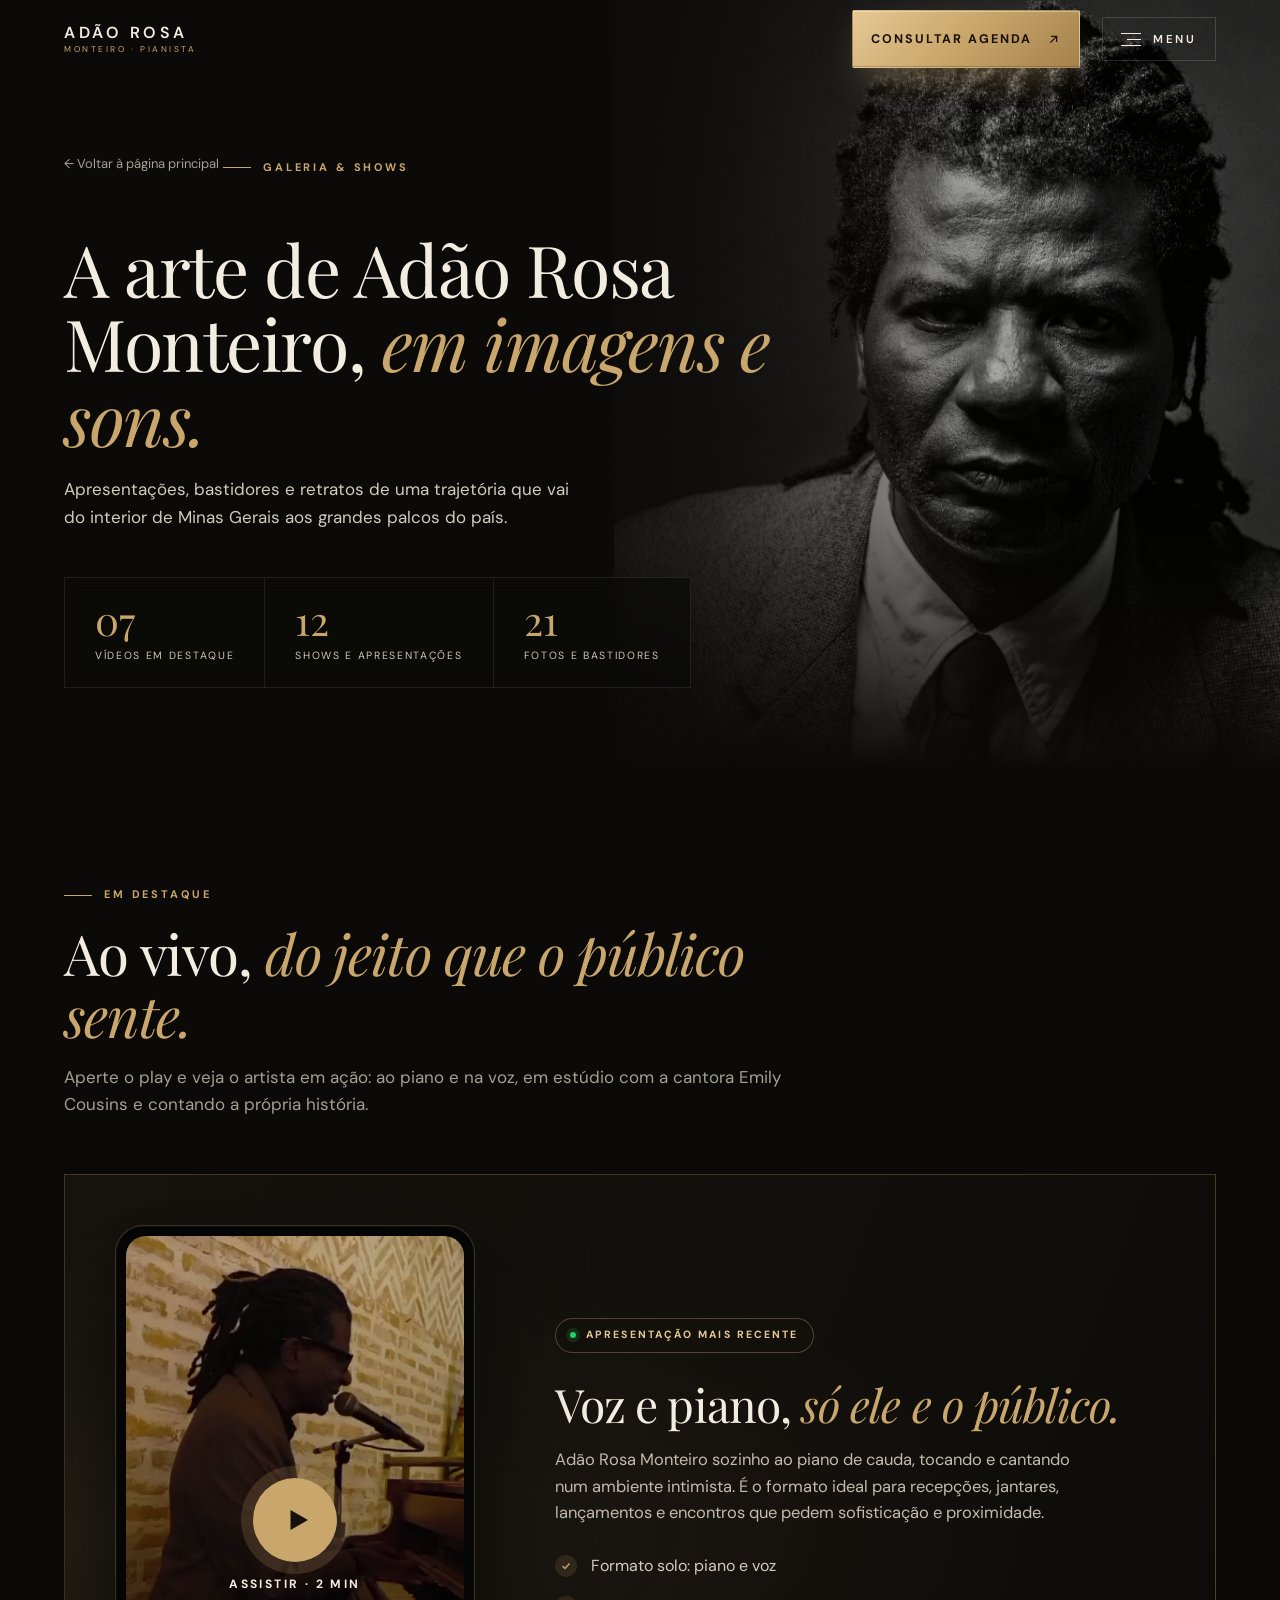
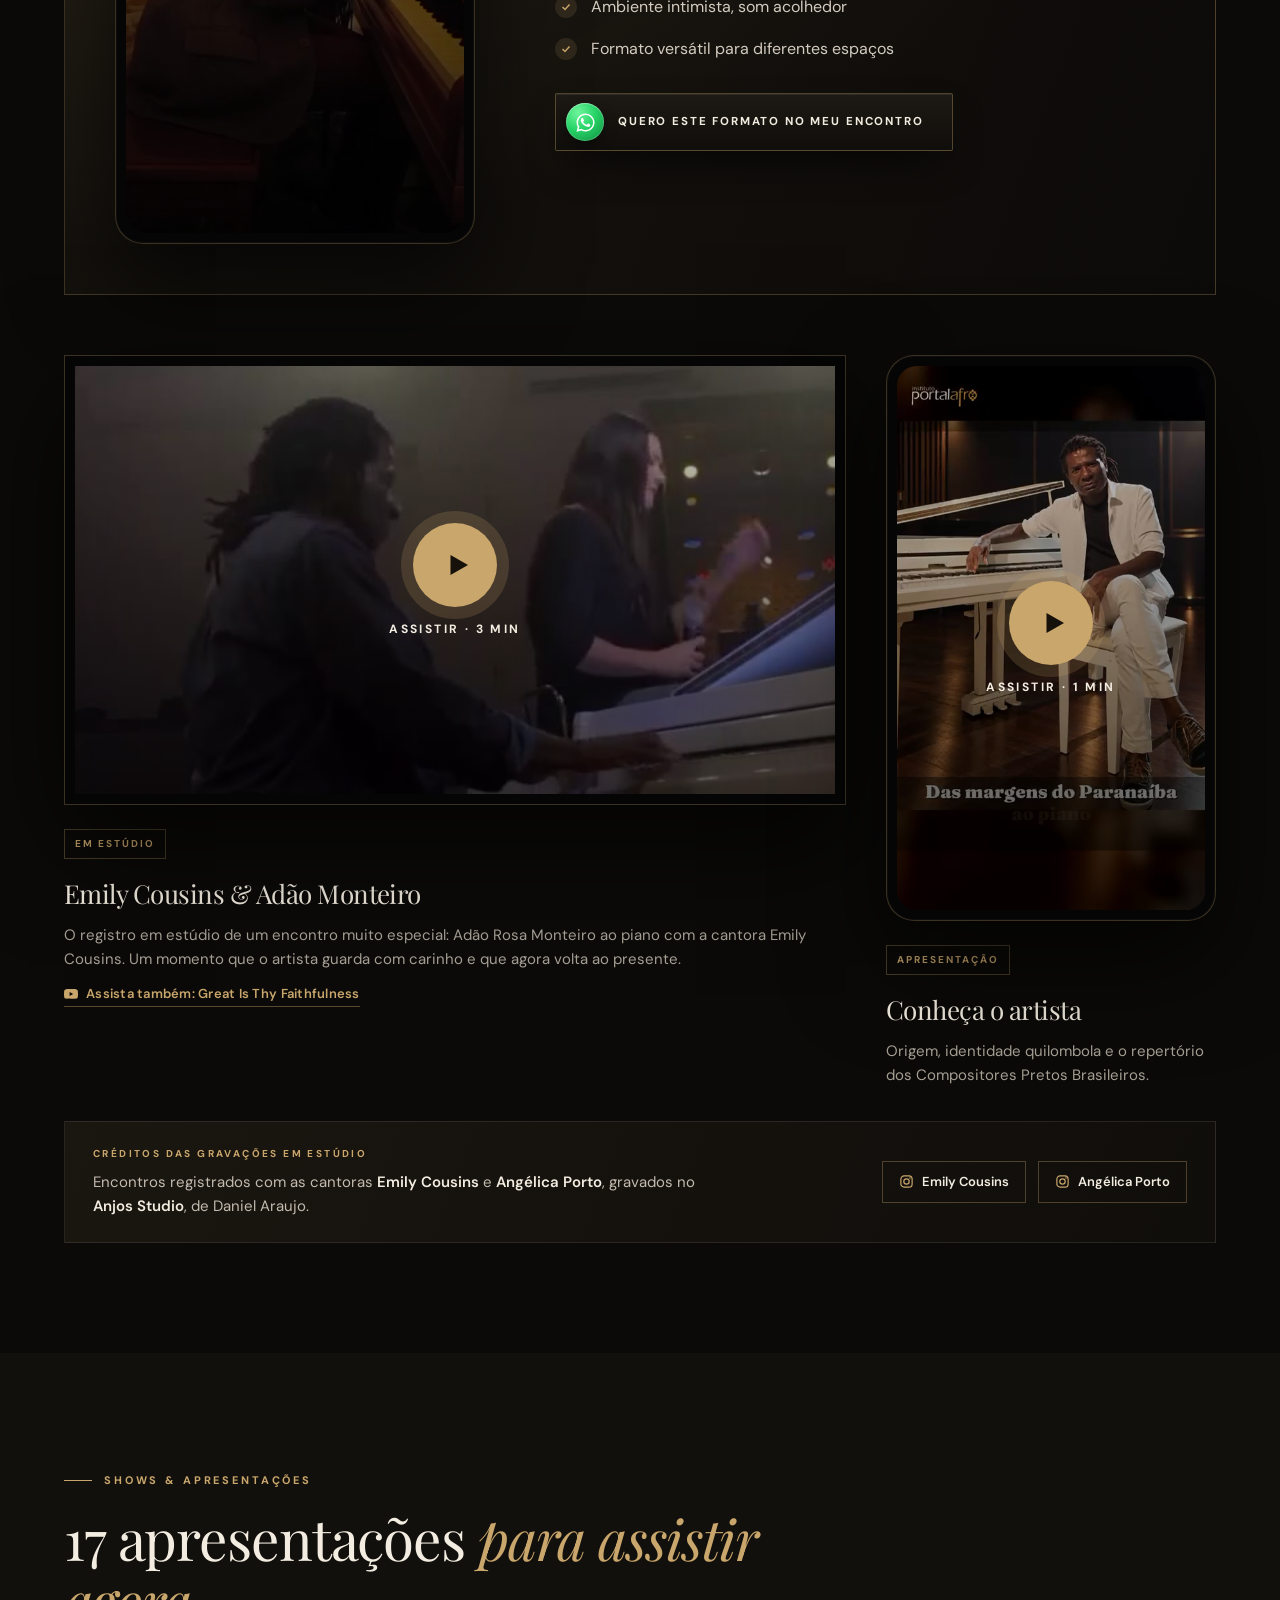
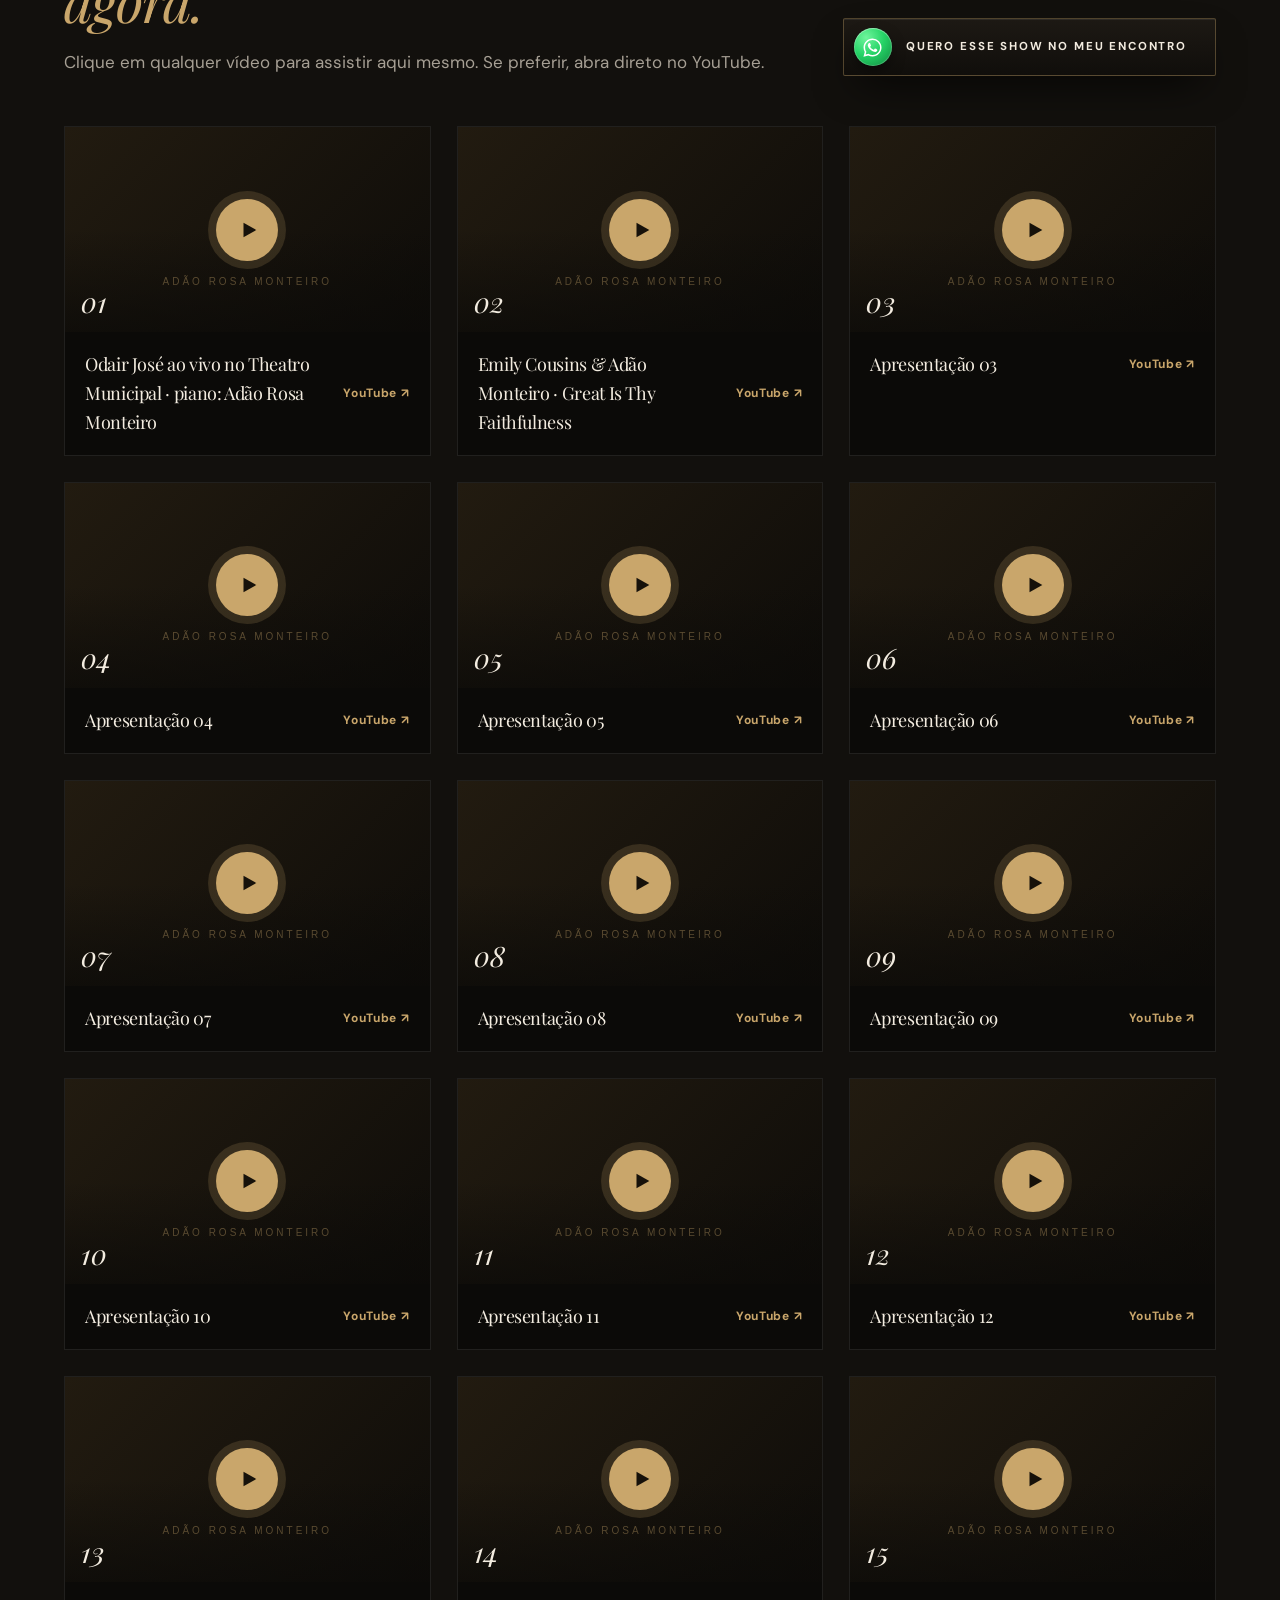
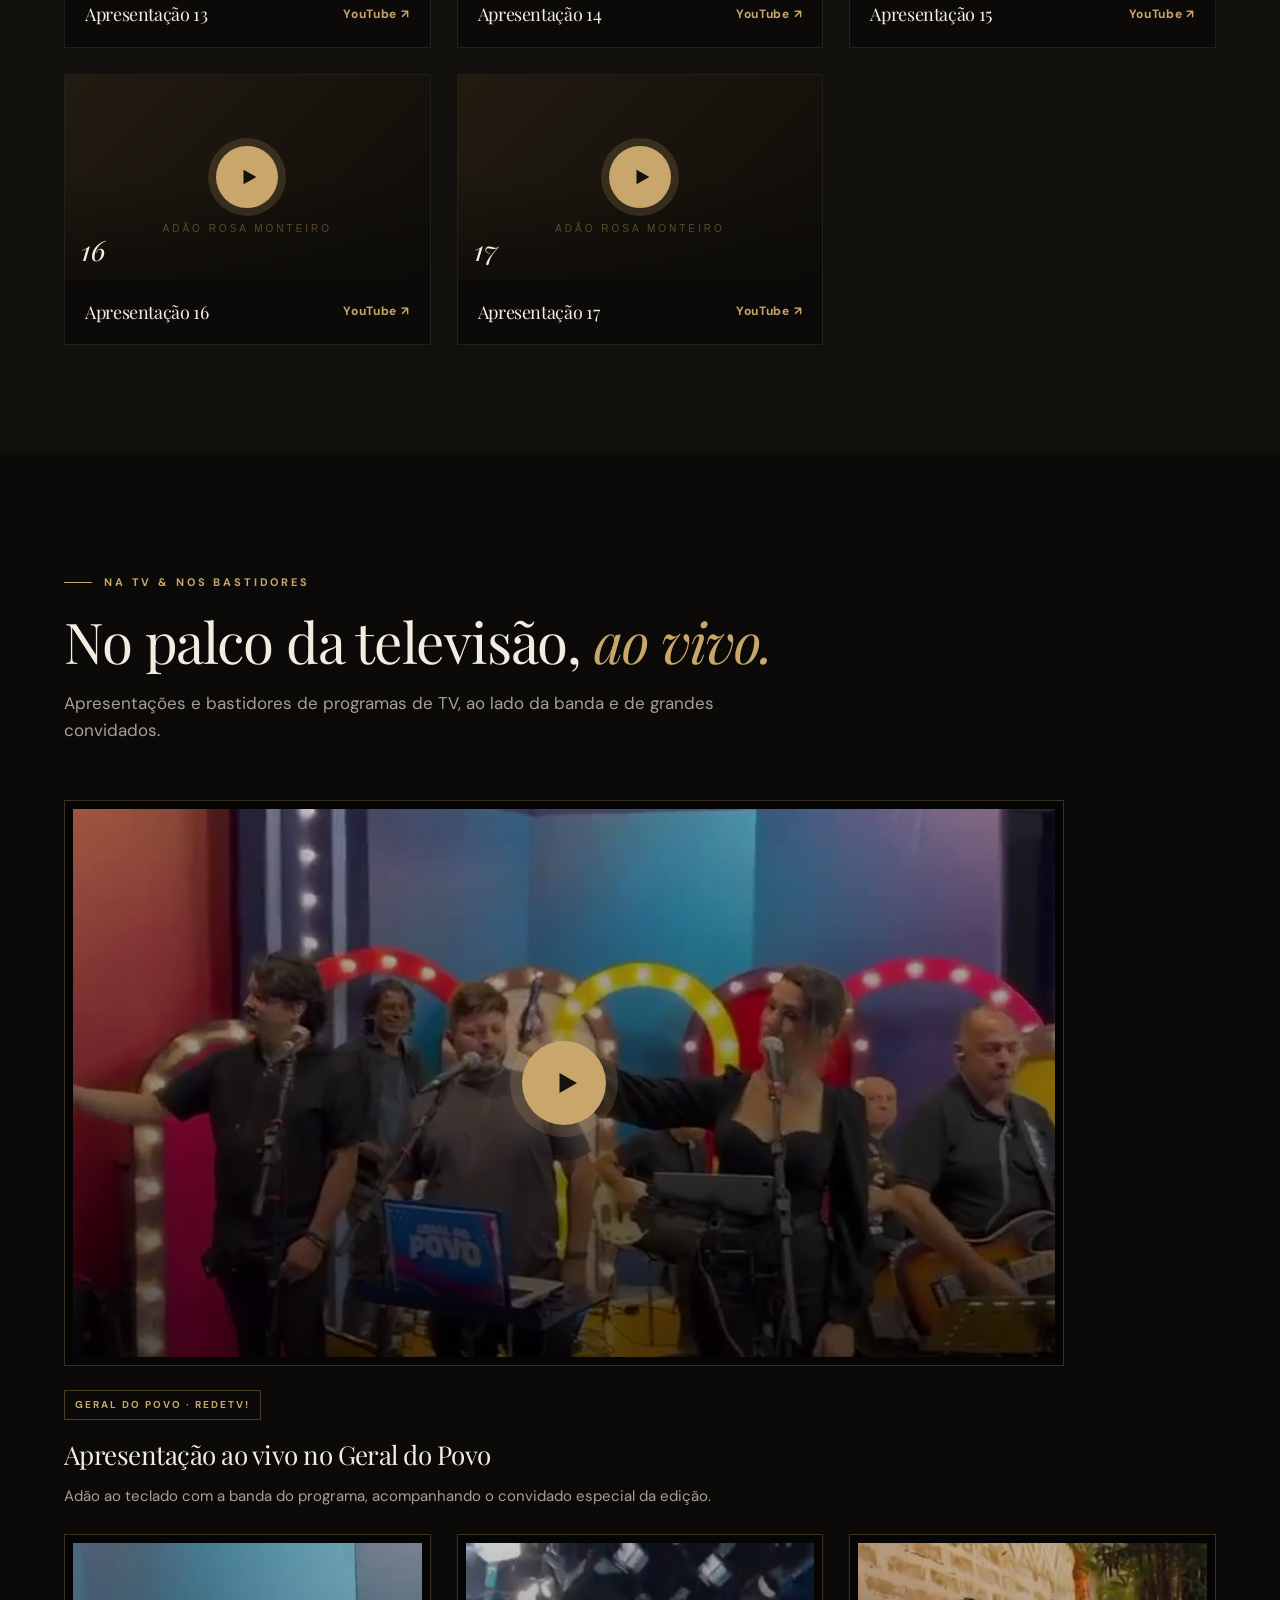
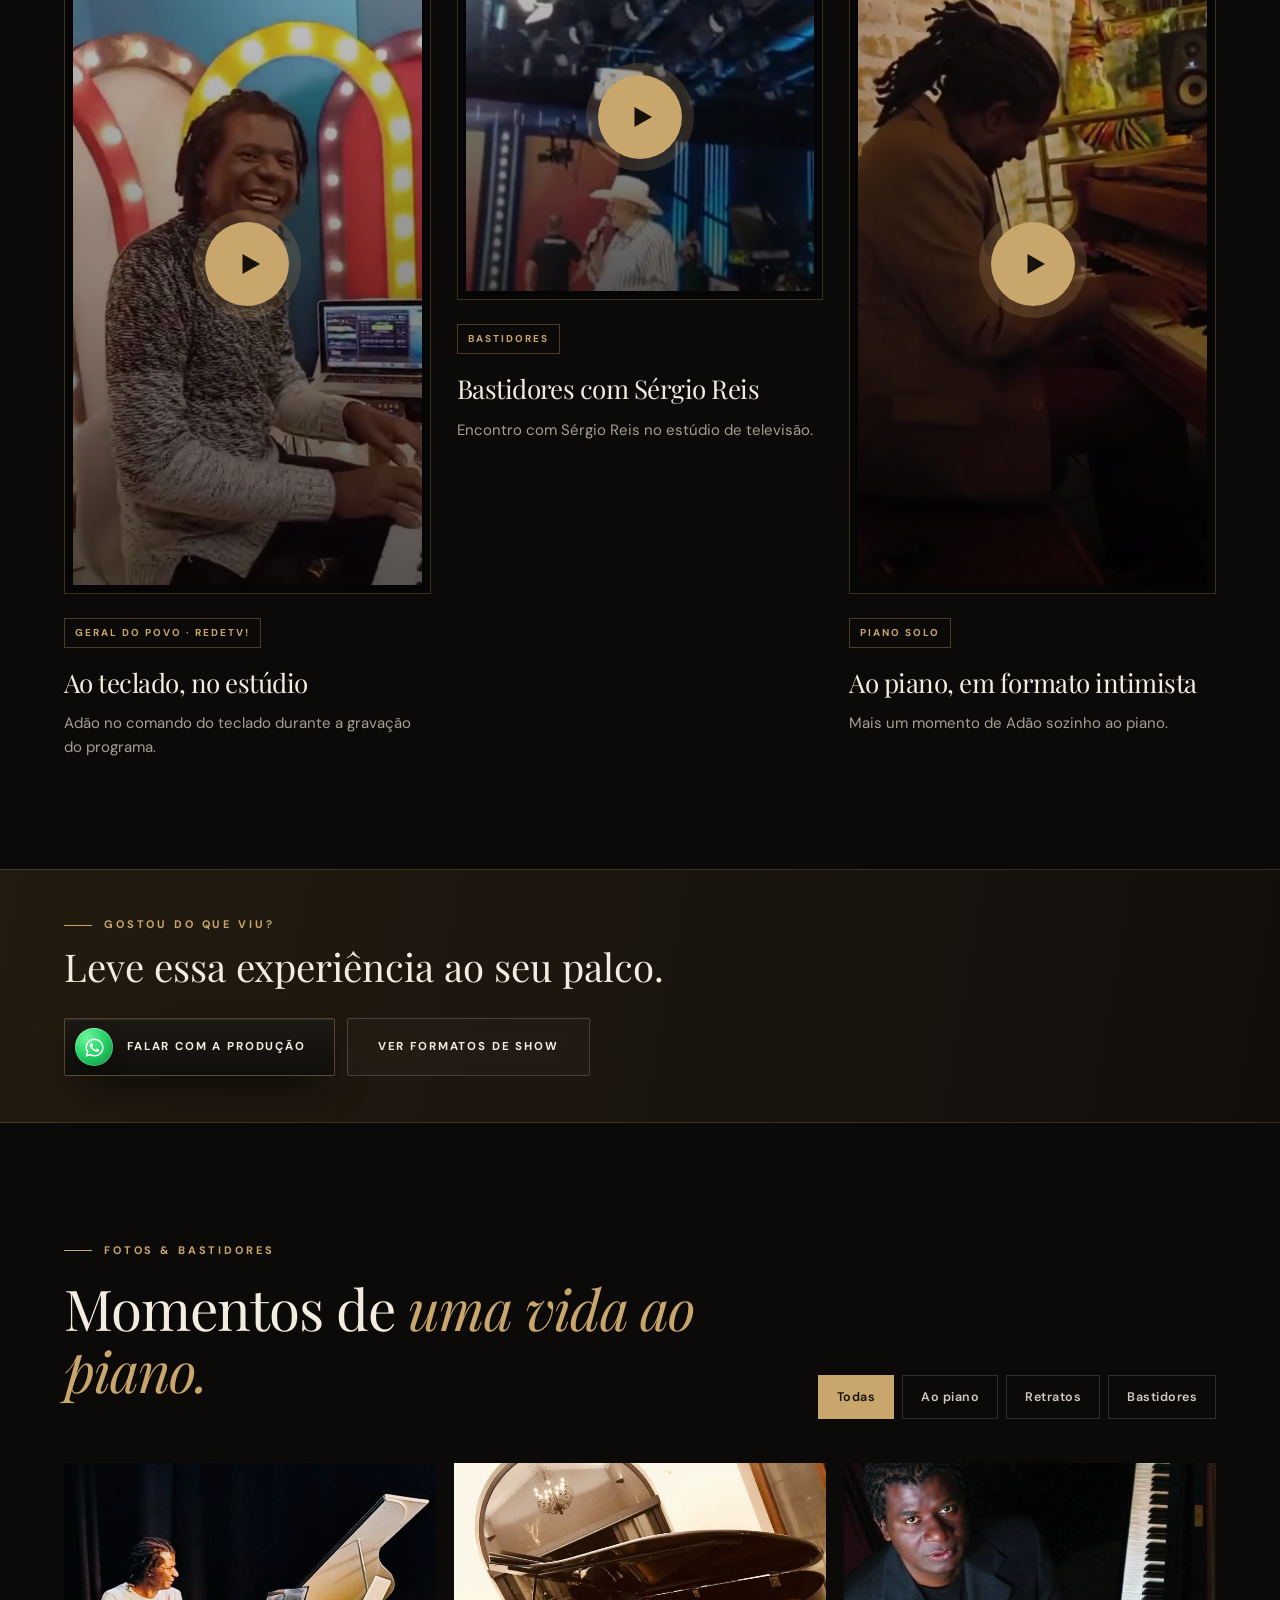
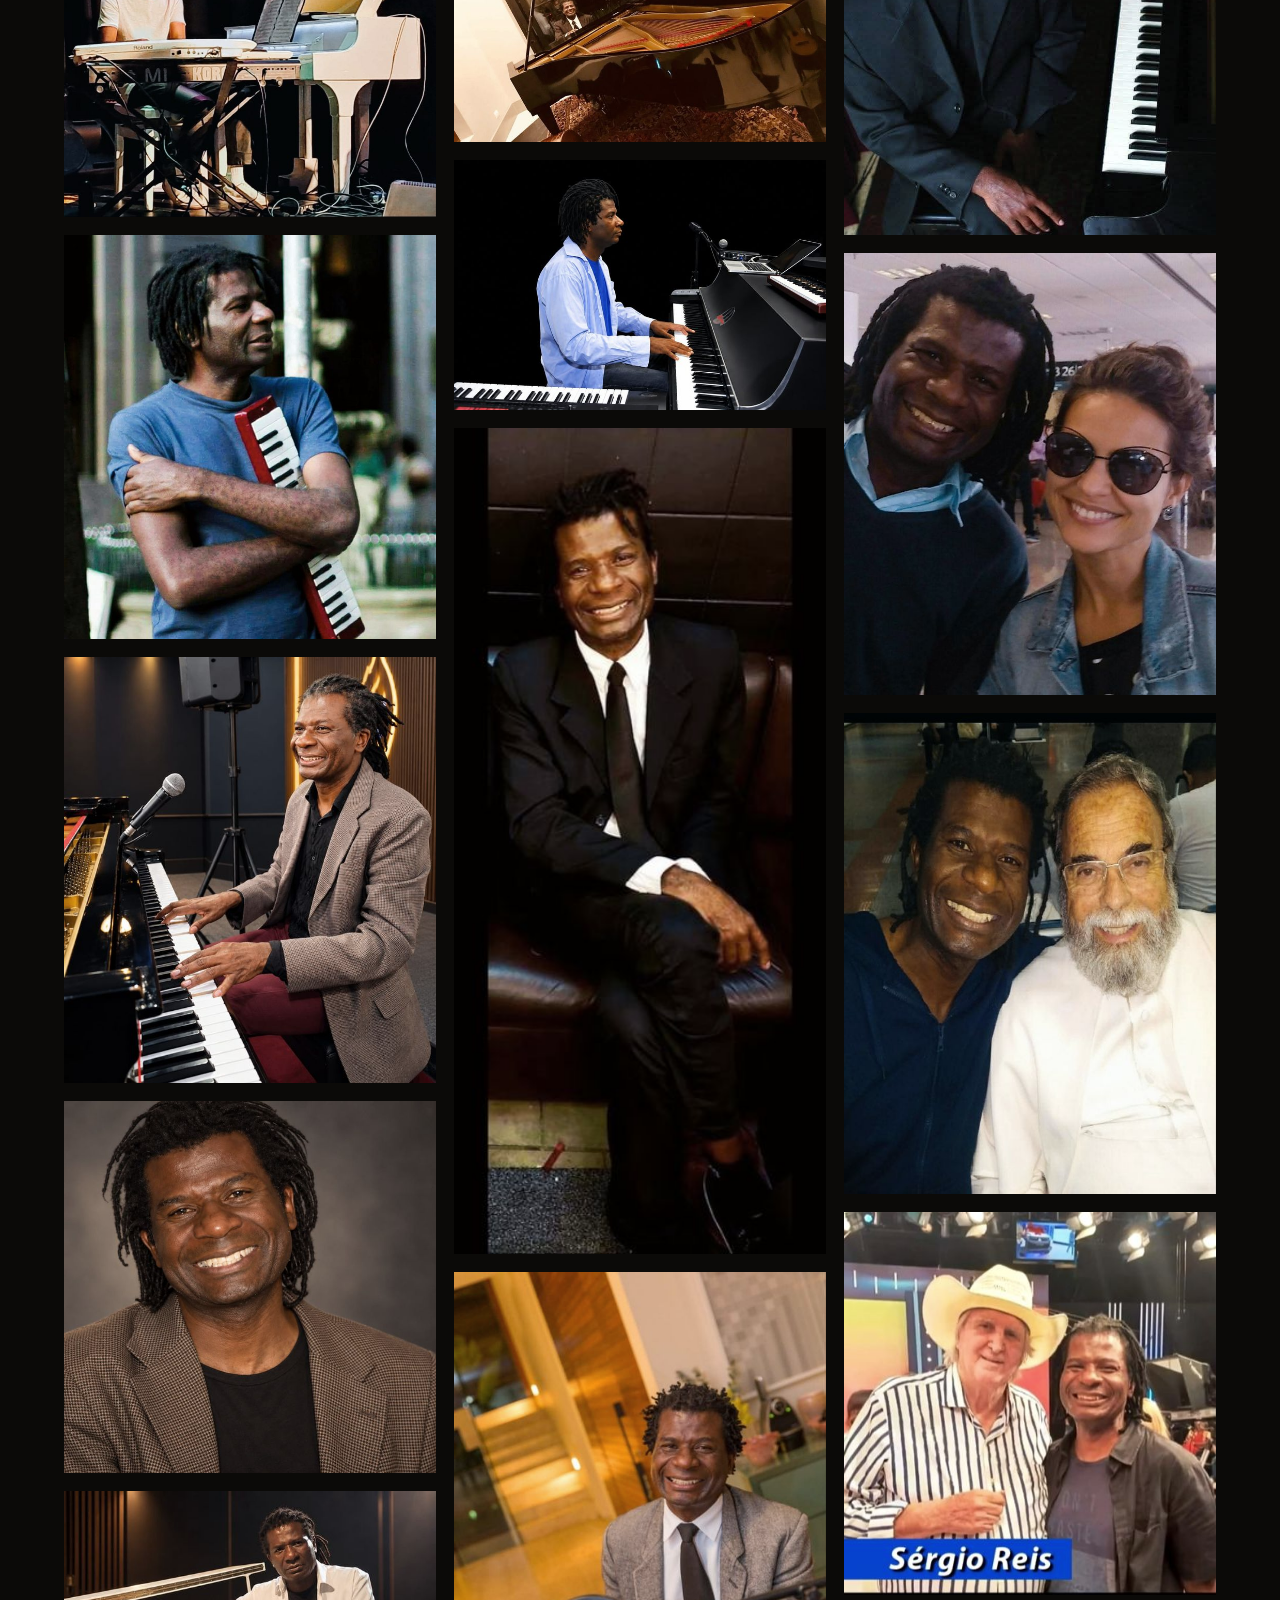
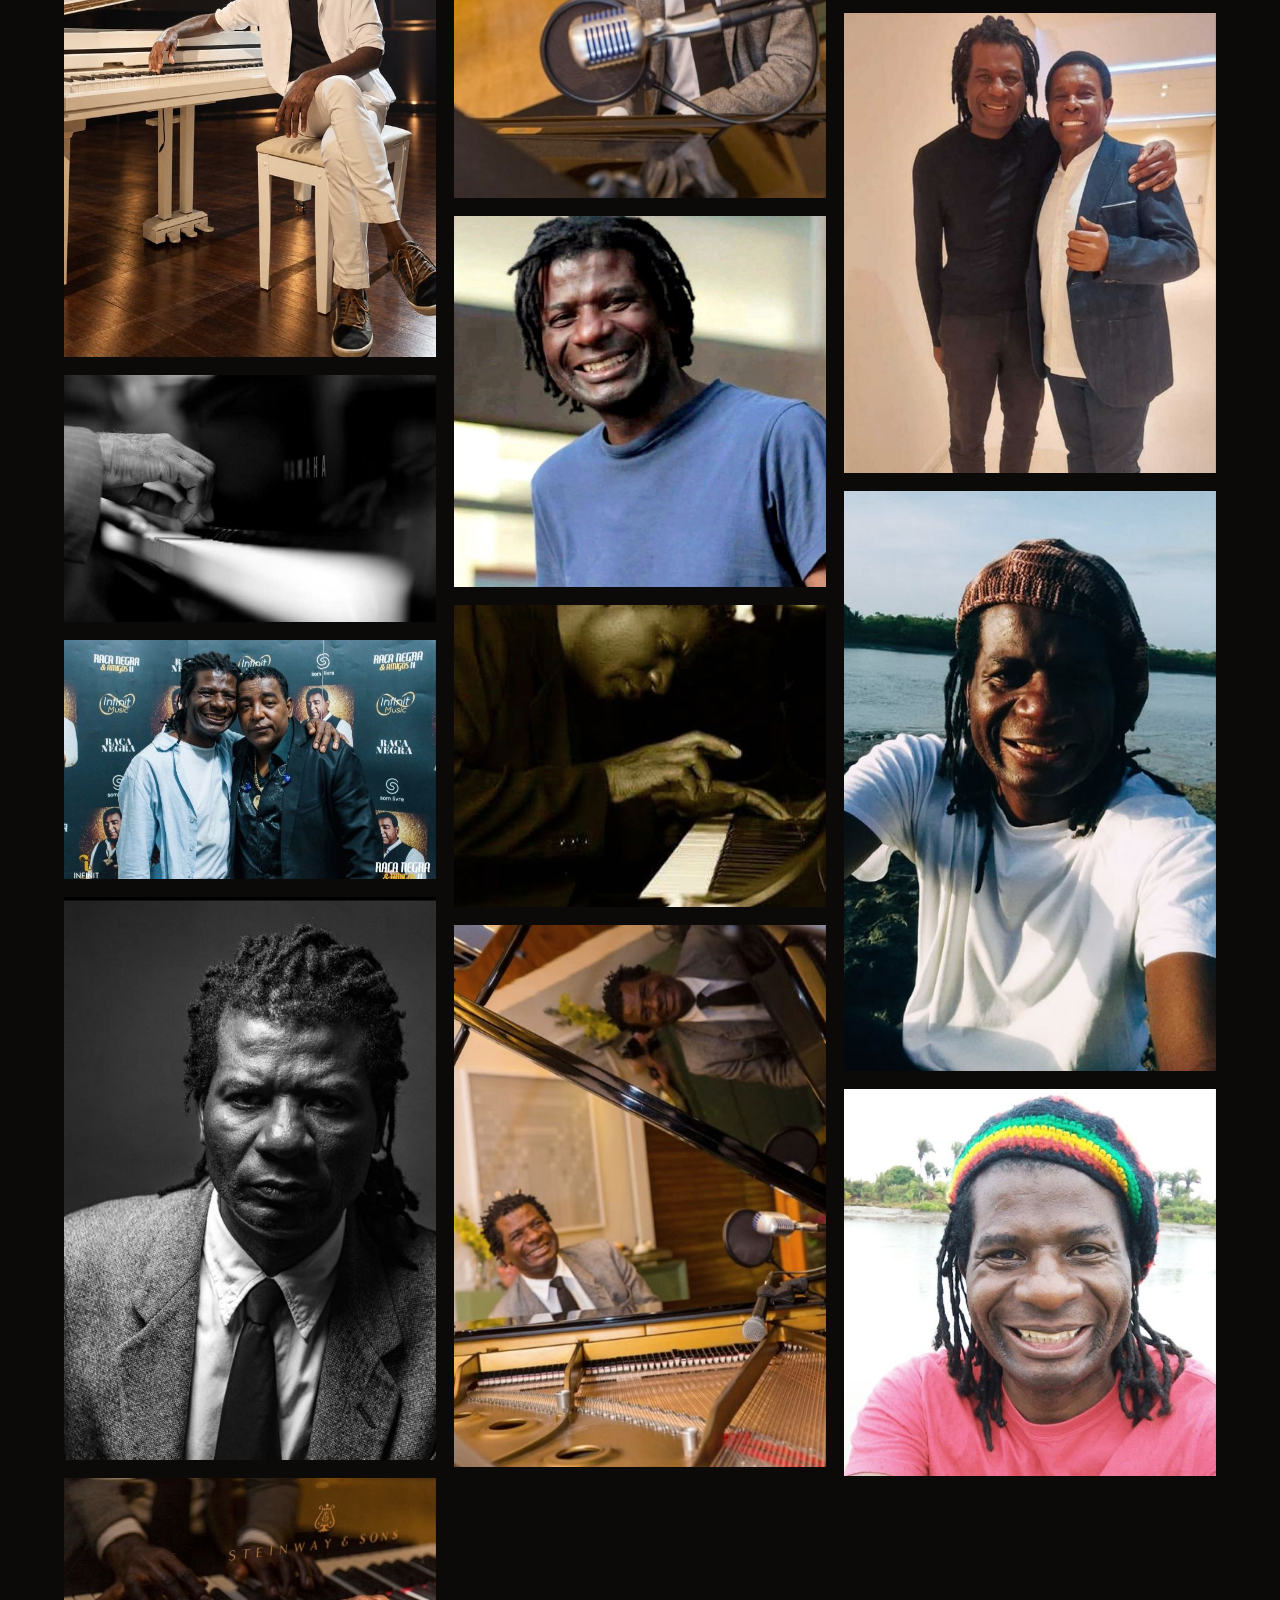
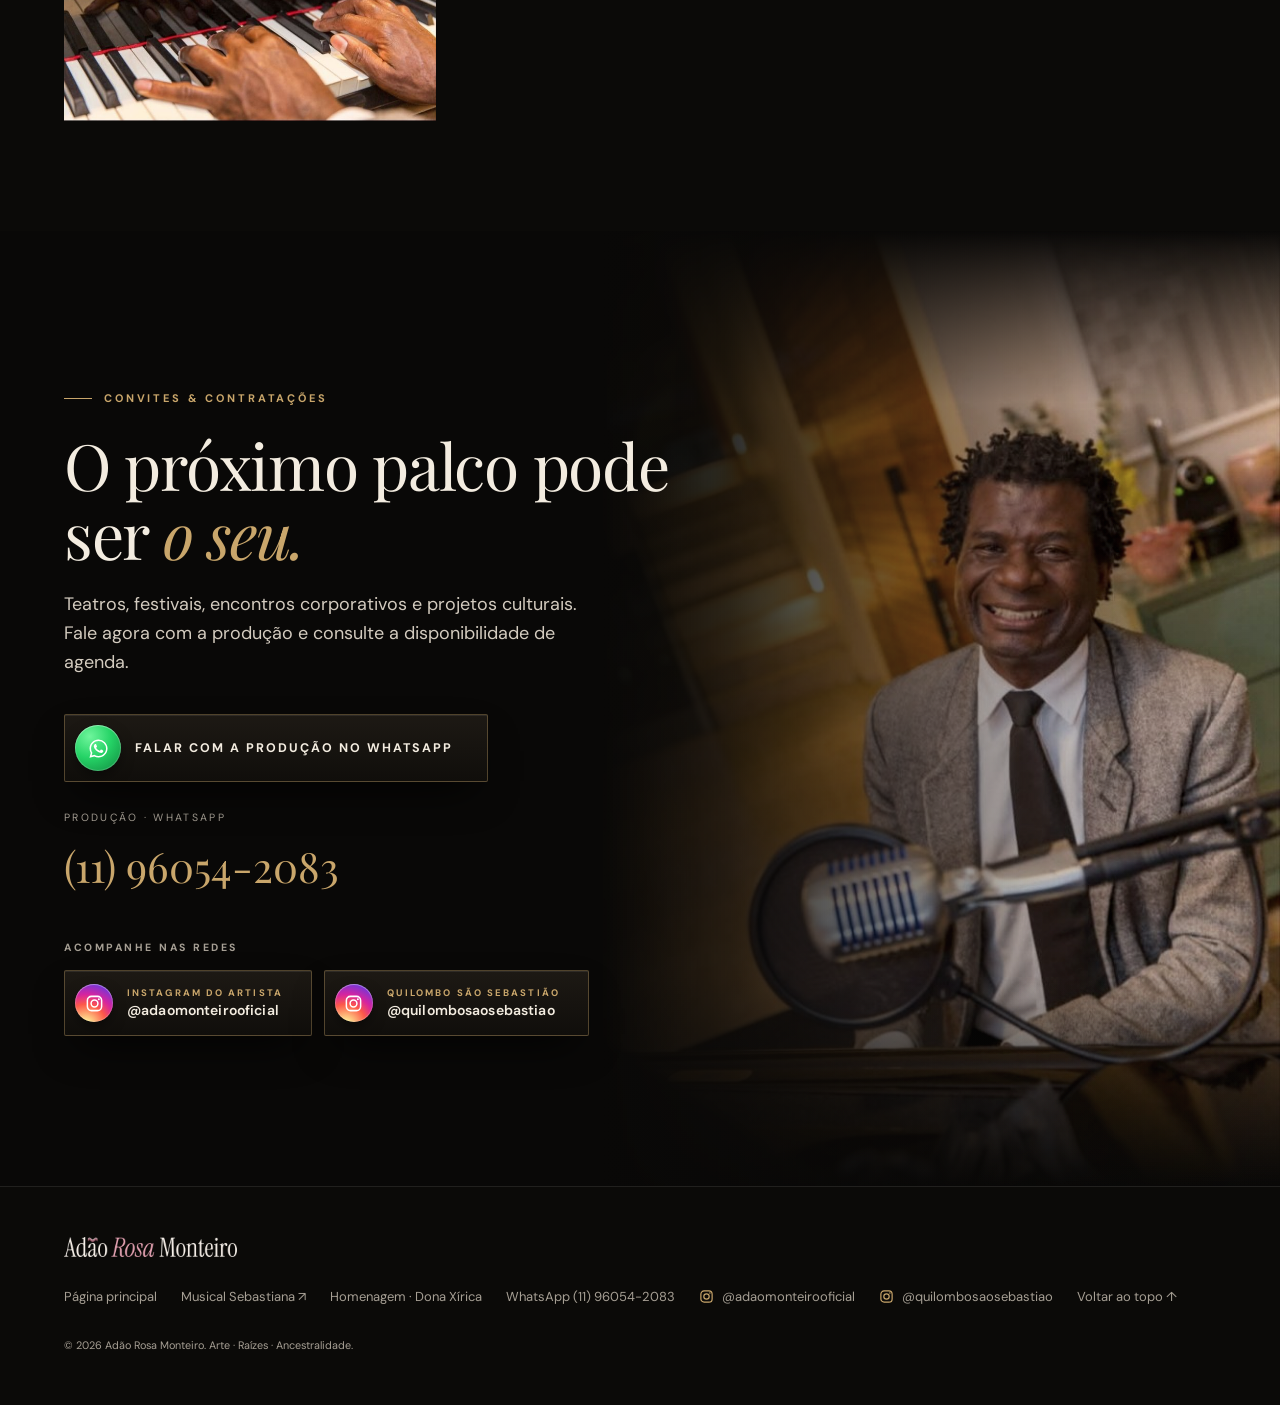
<file: galeria.html>
<!DOCTYPE html>
<html lang="pt-BR">
<head>
<meta charset="UTF-8"><meta name="referrer" content="strict-origin-when-cross-origin"><meta http-equiv="Content-Security-Policy" content="upgrade-insecure-requests; object-src 'none'; base-uri 'self'">
<meta name="viewport" content="width=device-width, initial-scale=1">
<meta name="theme-color" content="#0b0a08">
<meta name="description" content="Galeria e shows de Adão Rosa Monteiro — fotos, bastidores e apresentações do pianista, compositor e intérprete. Consulte agenda para o seu encontro.">
<link rel="icon" type="image/png" sizes="32x32" href="assets/icone-32.png">
<link rel="apple-touch-icon" href="assets/icone-180.png">
<title>Galeria &amp; Shows | Adão Rosa Monteiro</title>
<link rel="preconnect" href="https://fonts.googleapis.com">
<link rel="preconnect" href="https://fonts.gstatic.com" crossorigin>
<link href="https://fonts.googleapis.com/css2?family=DM+Sans:opsz,wght@9..40,400;9..40,500;9..40,600;9..40,700&family=Playfair+Display:ital,wght@0,400;0,500;0,600;1,400;1,500&display=swap" rel="stylesheet">
<link rel="stylesheet" href="styles.css?v=19">
</head>
<body class="page-galeria">

<svg width="0" height="0" style="position:absolute" aria-hidden="true">
  <symbol id="wa" viewBox="0 0 24 24"><path fill="currentColor" d="M17.47 14.38c-.3-.15-1.75-.86-2.02-.96-.27-.1-.47-.15-.67.15-.2.3-.77.96-.94 1.16-.17.2-.35.22-.64.07-.3-.15-1.25-.46-2.38-1.47-.88-.79-1.47-1.76-1.65-2.06-.17-.3-.02-.46.13-.6.13-.13.3-.35.45-.52.15-.17.2-.3.3-.5.1-.2.05-.37-.03-.52-.07-.15-.67-1.6-.92-2.2-.24-.58-.49-.5-.67-.5h-.57c-.2 0-.52.07-.79.37-.27.3-1.04 1.02-1.04 2.48s1.07 2.88 1.21 3.08c.15.2 2.1 3.2 5.08 4.49.71.31 1.26.49 1.69.63.71.22 1.36.19 1.87.12.57-.09 1.75-.72 2-1.41.25-.69.25-1.29.17-1.41-.07-.12-.27-.2-.57-.35M12.05 21.5h-.01a9.4 9.4 0 0 1-4.8-1.31l-.34-.2-3.57.93.95-3.48-.22-.36a9.4 9.4 0 0 1-1.44-5.02c0-5.2 4.24-9.44 9.45-9.44a9.4 9.4 0 0 1 9.43 9.45c0 5.21-4.24 9.44-9.45 9.44m8.04-17.48A11.3 11.3 0 0 0 12.05.7C5.79.7.69 5.8.69 12.06c0 2 .52 3.96 1.52 5.68L.6 23.6l6-1.57a11.3 11.3 0 0 0 5.44 1.39h.01c6.26 0 11.36-5.1 11.36-11.36 0-3.03-1.18-5.89-3.33-8.04"/></symbol>
  <symbol id="ig" viewBox="0 0 24 24"><g fill="none" stroke="currentColor" stroke-width="1.9"><rect x="3" y="3" width="18" height="18" rx="5.2"/><circle cx="12" cy="12" r="4.3"/></g><circle cx="17.5" cy="6.5" r="1.25" fill="currentColor"/></symbol>
  <symbol id="arrow" viewBox="0 0 24 24"><path fill="none" stroke="currentColor" stroke-width="2" d="M7 17L17 7M8 7h9v9"/></symbol>
  <symbol id="yt" viewBox="0 0 24 24"><path fill="currentColor" d="M23.5 6.2a3 3 0 0 0-2.1-2.1C19.5 3.6 12 3.6 12 3.6s-7.5 0-9.4.5A3 3 0 0 0 .5 6.2 31 31 0 0 0 0 12a31 31 0 0 0 .5 5.8 3 3 0 0 0 2.1 2.1c1.9.5 9.4.5 9.4.5s7.5 0 9.4-.5a3 3 0 0 0 2.1-2.1A31 31 0 0 0 24 12a31 31 0 0 0-.5-5.8M9.6 15.6V8.4l6.2 3.6z"/></symbol>
</svg>

<header class="header" id="topo">
  <div class="wrap">
    <a class="brand" href="index.html"><b>ADÃO ROSA</b><small>MONTEIRO · PIANISTA</small></a>
    <nav class="nav">
      <a class="btn btn-gold wa-link" data-msg="galeria" href="#">Consultar agenda <svg><use href="#arrow"/></svg></a>
      <button class="menu-btn" type="button" aria-controls="menu" aria-expanded="false"><span class="mb-lines"><i></i><i></i><i></i></span><span class="mb-txt">Menu</span></button>
    </nav>
  </div>
</header>
<div class="menu" id="menu" aria-hidden="true" role="dialog" aria-label="Menu do site">
  <div class="menu-bg" aria-hidden="true"></div>
  <div class="wrap menu-in">
    <div class="menu-top">
      <a class="brand" href="index.html"><b>ADÃO ROSA</b><small>MONTEIRO · PIANISTA</small></a>
      <button class="menu-close" type="button" aria-label="Fechar menu"><span></span><span></span></button>
    </div>
    <div class="menu-cols">
      <div class="menu-col">
        <span class="menu-k">01 · O artista</span>
        <a href="index.html#video">Vídeo</a>
        <a href="index.html#historia">História</a>
        <a href="index.html#trajetoria">Trajetória</a>
        <a href="index.html#odair">DVD Odair José</a>
      </div>
      <div class="menu-col">
        <span class="menu-k">02 · Contratar</span>
        <a href="index.html#agenda">Agenda</a>
        <a href="index.html#formatos">Formatos</a>
        <a href="index.html#rider">Rider técnico</a>
        <a href="index.html#contratar">Como contratar</a>
      </div>
      <div class="menu-col">
        <span class="menu-k">03 · Assistir</span>
        <a href="galeria.html" aria-current="page">Galeria &amp; Shows</a>
        <a href="musical.html">Musical Sebastiana</a>
        <a href="homenagem.html">Homenagem · Dona Xírica</a>
        <a href="index.html#momentos" data-desde="2026-11-21T00:00:00-03:00">Melhores momentos</a>
      </div>
    </div>
    <div class="menu-foot">
      <a class="btn btn-gold wa-link" data-msg="geral" href="#">Consultar data no WhatsApp <svg><use href="#arrow"/></svg></a>
      <div class="menu-social">
        <a href="https://www.instagram.com/adaomonteirooficial/" target="_blank" rel="noopener noreferrer"><svg width="16" height="16"><use href="#ig"/></svg> @adaomonteirooficial</a>
        <span>WhatsApp (11) 96054-2083</span>
      </div>
    </div>
  </div>
</div>


<main>
<!-- HERO -->
<section class="g-hero">
  <div class="g-hero-bg" aria-hidden="true">
    <img src="assets/galeria/retrato-pb.jpg" alt="">
  </div>
  <div class="wrap g-hero-inner rv">
    <a class="back" href="index.html">← Voltar à página principal</a>
    <span class="eyebrow">Galeria &amp; shows</span>
    <h1>A arte de Adão Rosa Monteiro, <em>em imagens e sons.</em></h1>
    <p>Apresentações, bastidores e retratos de uma trajetória que vai do interior de Minas Gerais aos grandes palcos do país.</p>
    <div class="g-stats">
      <a href="#ao-vivo"><strong>07</strong><span>Vídeos em destaque</span></a>
      <a href="#shows"><strong>12</strong><span>Shows e apresentações</span></a>
      <a href="#fotos"><strong>21</strong><span>Fotos e bastidores</span></a>
    </div>
  </div>
</section>

<!-- AO VIVO (vídeos próprios) -->
<section class="sec" id="ao-vivo">
  <div class="wrap">
    <div class="sec-head rv">
      <span class="eyebrow">Em destaque</span>
      <h2>Ao vivo, <em>do jeito que o público sente.</em></h2>
      <p>Aperte o play e veja o artista em ação: ao piano e na voz, em estúdio com a cantora Emily Cousins e contando a própria história.</p>
    </div>
    <article class="latest rv">
      <div class="phone" data-player>
        <video playsinline preload="metadata" poster="assets/adao-voz-e-piano-poster.jpg">
          <source src="assets/adao-voz-e-piano.mp4" type="video/mp4">
        </video>
        <button class="play" aria-label="Reproduzir apresentação mais recente">
          <span class="play-inner"><span class="play-circle"><svg viewBox="0 0 24 24" fill="#16110a"><path d="M6 4l14 8-14 8z"/></svg></span><span>Assistir · 2 min</span></span>
        </button>
      </div>
      <div class="latest-txt">
        <span class="mf-badge"><span class="dot"></span>Apresentação mais recente</span>
        <h3>Voz e piano, <em>só ele e o público.</em></h3>
        <p>Adão Rosa Monteiro sozinho ao piano de cauda, tocando e cantando num ambiente intimista. É o formato ideal para recepções, jantares, lançamentos e encontros que pedem sofisticação e proximidade.</p>
        <ul class="checks">
          <li>Formato solo: piano e voz</li>
          <li>Ambiente intimista, som acolhedor</li>
          <li>Formato versátil para diferentes espaços</li>
        </ul>
        <a class="btn btn-wa wa-link" data-msg="vozpiano" href="#"><span class="chip chip-wa"><svg><use href="#wa"/></svg></span> Quero este formato no meu encontro</a>
      </div>
    </article>
    <div class="live-grid">
      <article class="live-main rv">
        <div class="live-frame" data-player>
          <video playsinline preload="metadata" poster="assets/adao-ao-vivo-poster.jpg">
            <source src="assets/adao-ao-vivo.mp4" type="video/mp4">
          </video>
          <button class="play" aria-label="Reproduzir o registro em estúdio de Emily Cousins e Adão Monteiro">
            <span class="play-inner"><span class="play-circle"><svg viewBox="0 0 24 24" fill="#16110a"><path d="M6 4l14 8-14 8z"/></svg></span><span>Assistir · 3 min</span></span>
          </button>
        </div>
        <div class="live-meta">
          <span class="tag">Em estúdio</span>
          <h3>Emily Cousins &amp; Adão Monteiro</h3>
          <p>O registro em estúdio de um encontro muito especial: Adão Rosa Monteiro ao piano com a cantora Emily Cousins. Um momento que o artista guarda com carinho e que agora volta ao presente.</p>
          <button class="live-more" type="button" data-yt="aqeUi9PAaUM" data-nome="Emily Cousins &amp; Adão Monteiro · Great Is Thy Faithfulness"><svg width="14" height="14"><use href="#yt"/></svg> Assista também: Great Is Thy Faithfulness</button>
        </div>
      </article>
      <article class="live-side rv">
        <div class="phone" data-player>
          <video playsinline preload="metadata" poster="assets/poster.jpg">
            <source src="assets/adao-video.mp4?v=2" type="video/mp4">
          </video>
          <button class="play" aria-label="Reproduzir apresentação do artista">
            <span class="play-inner"><span class="play-circle"><svg viewBox="0 0 24 24" fill="#16110a"><path d="M6 4l14 8-14 8z"/></svg></span><span>Assistir · 1 min</span></span>
          </button>
        </div>
        <div class="live-meta">
          <span class="tag">Apresentação</span>
          <h3>Conheça o artista</h3>
          <p>Origem, identidade quilombola e o repertório dos Compositores Pretos Brasileiros.</p>
        </div>
      </article>
    </div>
    <div class="studio-credits rv">
      <div class="sc-txt">
        <span class="sc-label">Créditos das gravações em estúdio</span>
        <p>Encontros registrados com as cantoras <b>Emily Cousins</b> e <b>Angélica Porto</b>, gravados no <b>Anjos Studio</b>, de Daniel Araujo.</p>
      </div>
      <div class="sc-links">
        <a href="https://www.instagram.com/emily_ann_jones_/" target="_blank" rel="noopener noreferrer"><svg width="15" height="15"><use href="#ig"/></svg> Emily Cousins</a>
        <a href="https://www.instagram.com/angelicaportooficial/" target="_blank" rel="noopener noreferrer"><svg width="15" height="15"><use href="#ig"/></svg> Angélica Porto</a>
      </div>
    </div>
  </div>
</section>

<!-- SHOWS (YouTube) -->
<section class="sec shows" id="shows">
  <div class="wrap">
    <div class="shows-head rv">
      <div class="sec-head" style="margin-bottom:0">
        <span class="eyebrow">Shows &amp; apresentações</span>
        <h2>17 apresentações <em>para assistir agora.</em></h2>
        <p>Clique em qualquer vídeo para assistir aqui mesmo. Se preferir, abra direto no YouTube.</p>
      </div>
      <a class="btn btn-wa wa-link" data-msg="galeria" href="#"><span class="chip chip-wa"><svg><use href="#wa"/></svg></span> Quero esse show no meu encontro</a>
    </div>
    <div class="yt-grid" id="yt-grid"><!-- preenchido por galeria.js --></div>
  </div>
</section>

<!-- NA TV -->
<section class="sec tv-sec" id="na-tv">
  <div class="wrap">
    <div class="sec-head rv">
      <span class="eyebrow">Na TV &amp; nos bastidores</span>
      <h2>No palco da televisão, <em>ao vivo.</em></h2>
      <p>Apresentações e bastidores de programas de TV, ao lado da banda e de grandes convidados.</p>
    </div>
    <div class="tv-grid">
      <article class="tv-card tv-wide rv">
        <div class="tv-frame" data-player style="aspect-ratio:848/480">
          <video playsinline preload="metadata" poster="assets/tv-geral-do-povo-poster.jpg"><source src="assets/tv-geral-do-povo.mp4" type="video/mp4"></video>
          <button class="play" aria-label="Reproduzir: Apresentação ao vivo no Geral do Povo"><span class="play-inner"><span class="play-circle"><svg viewBox="0 0 24 24" fill="#16110a"><path d="M6 4l14 8-14 8z"/></svg></span></span></button>
        </div>
        <div class="live-meta"><span class="tag">Geral do Povo · RedeTV!</span><h3>Apresentação ao vivo no Geral do Povo</h3><p>Adão ao teclado com a banda do programa, acompanhando o convidado especial da edição.</p></div>
      </article>
      <article class="tv-card  rv">
        <div class="tv-frame" data-player style="aspect-ratio:480/864">
          <video playsinline preload="metadata" poster="assets/teclado-geral-do-povo-poster.jpg"><source src="assets/teclado-geral-do-povo.mp4" type="video/mp4"></video>
          <button class="play" aria-label="Reproduzir: Ao teclado, no estúdio"><span class="play-inner"><span class="play-circle"><svg viewBox="0 0 24 24" fill="#16110a"><path d="M6 4l14 8-14 8z"/></svg></span></span></button>
        </div>
        <div class="live-meta"><span class="tag">Geral do Povo · RedeTV!</span><h3>Ao teclado, no estúdio</h3><p>Adão no comando do teclado durante a gravação do programa.</p></div>
      </article>
      <article class="tv-card  rv">
        <div class="tv-frame" data-player style="aspect-ratio:1/1">
          <video playsinline preload="metadata" poster="assets/bastidores-sergio-reis-poster.jpg"><source src="assets/bastidores-sergio-reis.mp4" type="video/mp4"></video>
          <button class="play" aria-label="Reproduzir: Bastidores com Sérgio Reis"><span class="play-inner"><span class="play-circle"><svg viewBox="0 0 24 24" fill="#16110a"><path d="M6 4l14 8-14 8z"/></svg></span></span></button>
        </div>
        <div class="live-meta"><span class="tag">Bastidores</span><h3>Bastidores com Sérgio Reis</h3><p>Encontro com Sérgio Reis no estúdio de televisão.</p></div>
      </article>
      <article class="tv-card  rv">
        <div class="tv-frame" data-player style="aspect-ratio:480/864">
          <video playsinline preload="metadata" poster="assets/piano-solo-poster.jpg"><source src="assets/piano-solo.mp4" type="video/mp4"></video>
          <button class="play" aria-label="Reproduzir: Ao piano, em formato intimista"><span class="play-inner"><span class="play-circle"><svg viewBox="0 0 24 24" fill="#16110a"><path d="M6 4l14 8-14 8z"/></svg></span></span></button>
        </div>
        <div class="live-meta"><span class="tag">Piano solo</span><h3>Ao piano, em formato intimista</h3><p>Mais um momento de Adão sozinho ao piano.</p></div>
      </article>
    </div>
  </div>
</section>

<!-- CTA intermediário -->
<section class="mid-cta">
  <div class="wrap mid-cta-inner rv">
    <p><span class="eyebrow">Gostou do que viu?</span><strong>Leve essa experiência ao seu palco.</strong></p>
    <div>
      <a class="btn btn-wa wa-link" data-msg="galeria" href="#"><span class="chip chip-wa"><svg><use href="#wa"/></svg></span> Falar com a produção</a>
      <a class="btn btn-ghost" href="index.html#formatos">Ver formatos de show</a>
    </div>
  </div>
</section>

<!-- FOTOS -->
<section class="sec" id="fotos">
  <div class="wrap">
    <div class="photos-head rv">
      <div class="sec-head" style="margin-bottom:0">
        <span class="eyebrow">Fotos &amp; bastidores</span>
        <h2>Momentos de <em>uma vida ao piano.</em></h2>
      </div>
      <div class="filters" role="tablist" aria-label="Filtrar fotos">
        <button class="on" data-filter="todas">Todas</button>
        <button data-filter="piano">Ao piano</button>
        <button data-filter="retratos">Retratos</button>
        <button data-filter="bastidores">Bastidores</button>
      </div>
    </div>
    <div class="masonry" id="masonry"><!-- preenchido por galeria.js --></div>
  </div>
</section>

<!-- FINAL CTA -->
<section class="final">
  <div class="final-photo" role="img" aria-label="Adão Rosa Monteiro ao piano" style="background-image:url('assets/galeria/piano-e-voz.jpg');background-position:50% 30%"></div>
  <div class="final-glow"></div>
  <div class="wrap">
    <div class="final-content rv">
      <span class="eyebrow">Convites &amp; contratações</span>
      <h2>O próximo palco pode ser <em>o seu.</em></h2>
      <p>Teatros, festivais, encontros corporativos e projetos culturais. Fale agora com a produção e consulte a disponibilidade de agenda.</p>
      <a class="btn btn-wa btn-lg wa-link" data-msg="galeria" href="#"><span class="chip chip-wa"><svg><use href="#wa"/></svg></span> Falar com a produção no WhatsApp</a>
      <span class="tel"><small>Produção · WhatsApp</small>(11) 96054-2083</span>
      <span class="socials-label">Acompanhe nas redes</span>
      <div class="socials"><a class="btn btn-ig" href="https://www.instagram.com/adaomonteirooficial/" target="_blank" rel="noopener noreferrer"><span class="chip chip-ig"><svg><use href="#ig"/></svg></span><span class="lbl"><small>Instagram do artista</small><b>@adaomonteirooficial</b></span></a><a class="btn btn-ig" href="https://www.instagram.com/quilombosaosebastiao/" target="_blank" rel="noopener noreferrer"><span class="chip chip-ig"><svg><use href="#ig"/></svg></span><span class="lbl"><small>Quilombo São Sebastião</small><b>@quilombosaosebastiao</b></span></a></div>
    </div>
  </div>
</section>
</main>

<footer>
  <div class="wrap">
    <a class="brand brand-logo" href="index.html" aria-label="Adão Rosa Monteiro · início"><img src="assets/logo-adao-rosa-monteiro.png" srcset="assets/logo-adao-rosa-monteiro-sm.png 480w, assets/logo-adao-rosa-monteiro.png 960w" sizes="240px" width="240" height="27" alt="Adão Rosa Monteiro"></a>
    <div class="links">
      <a href="index.html">Página principal</a>
      <a href="musical.html" target="_blank" rel="noopener">Musical Sebastiana ↗</a>
      <a href="homenagem.html">Homenagem · Dona Xírica</a>
      <a class="wa-link" data-msg="galeria" href="#">WhatsApp (11) 96054-2083</a>
      <a class="foot-ig" href="https://www.instagram.com/adaomonteirooficial/" target="_blank" rel="noopener noreferrer"><svg width="15" height="15"><use href="#ig"/></svg>@adaomonteirooficial</a>
      <a class="foot-ig" href="https://www.instagram.com/quilombosaosebastiao/" target="_blank" rel="noopener noreferrer"><svg width="15" height="15"><use href="#ig"/></svg>@quilombosaosebastiao</a>
      <a href="#topo">Voltar ao topo ↑</a>
    </div>
    <small style="width:100%">© <span id="ano"></span> Adão Rosa Monteiro. Arte · Raízes · Ancestralidade.</small>
  </div>
</footer>

<div class="mbar">
  <a class="btn btn-ghost" href="index.html">Página principal</a>
  <a class="btn btn-wa wa-link" data-msg="galeria" href="#"><span class="chip chip-wa"><svg><use href="#wa"/></svg></span> Consultar data</a>
</div>

<!-- Lightbox de fotos -->
<div class="lb" id="lb" aria-hidden="true" role="dialog" aria-label="Visualizar foto">
  <button class="lb-close" data-close aria-label="Fechar">✕</button>
  <button class="lb-nav lb-prev" aria-label="Foto anterior">‹</button>
  <figure class="lb-fig">
    <img id="lb-img" alt="">
    <figcaption><span id="lb-cap"></span><em id="lb-count"></em></figcaption>
  </figure>
  <button class="lb-nav lb-next" aria-label="Próxima foto">›</button>
</div>

<!-- Modal de vídeo (YouTube) -->
<div class="vm" id="vm" aria-hidden="true" role="dialog" aria-label="Assistir vídeo">
  <div class="vm-box">
    <div class="vm-top">
      <span id="vm-title">Apresentação</span>
      <div>
        <a id="vm-yt" href="#" target="_blank" rel="noopener noreferrer"><svg width="18" height="18"><use href="#yt"/></svg> Abrir no YouTube ↗</a>
        <button data-close aria-label="Fechar">✕</button>
      </div>
    </div>
    <div class="vm-frame" id="vm-frame"></div>
    <div class="vm-bottom">
      <span>Gostou? Leve este artista ao seu encontro.</span>
      <a class="btn btn-wa wa-link" data-msg="galeria" href="#"><span class="chip chip-wa"><svg><use href="#wa"/></svg></span> Consultar agenda</a>
    </div>
  </div>
</div>

<script src="galeria.js?v=5"></script>
<script src="script.js?v=7"></script>
</body>
</html>
</file>
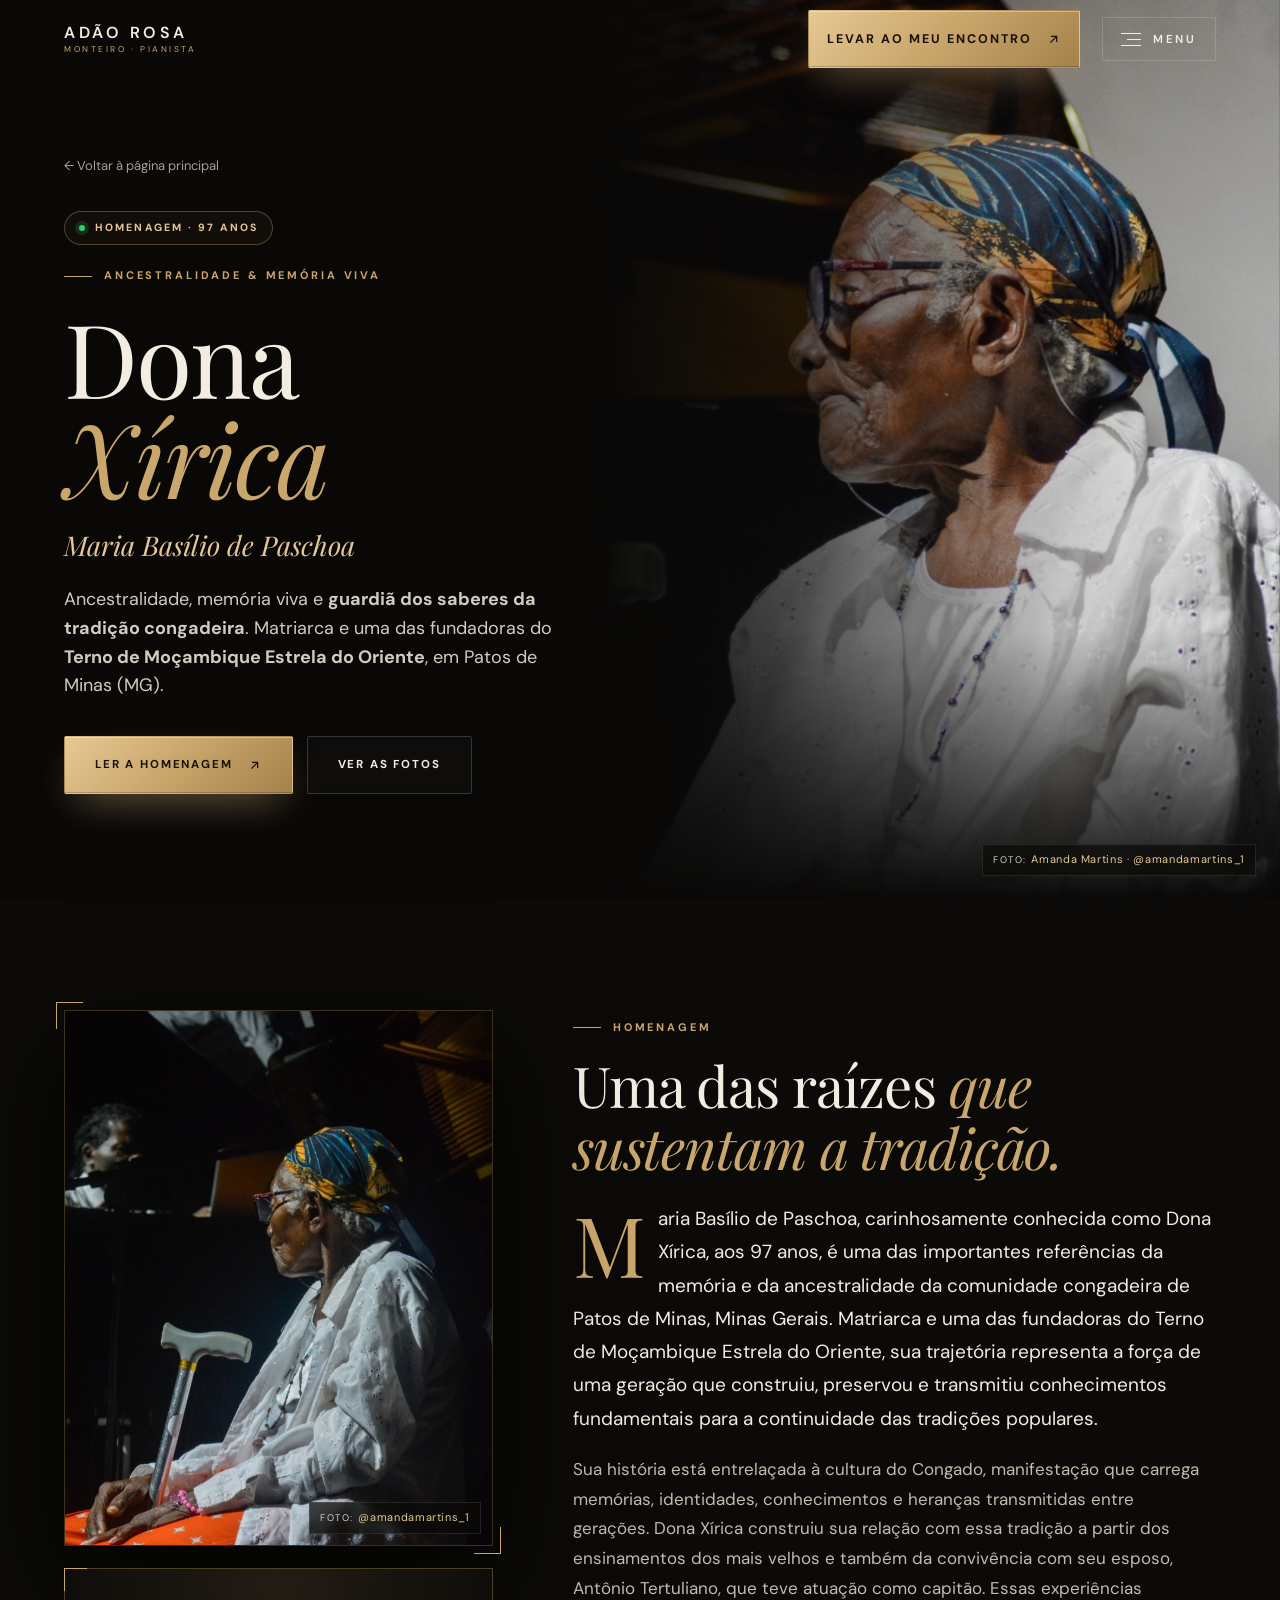
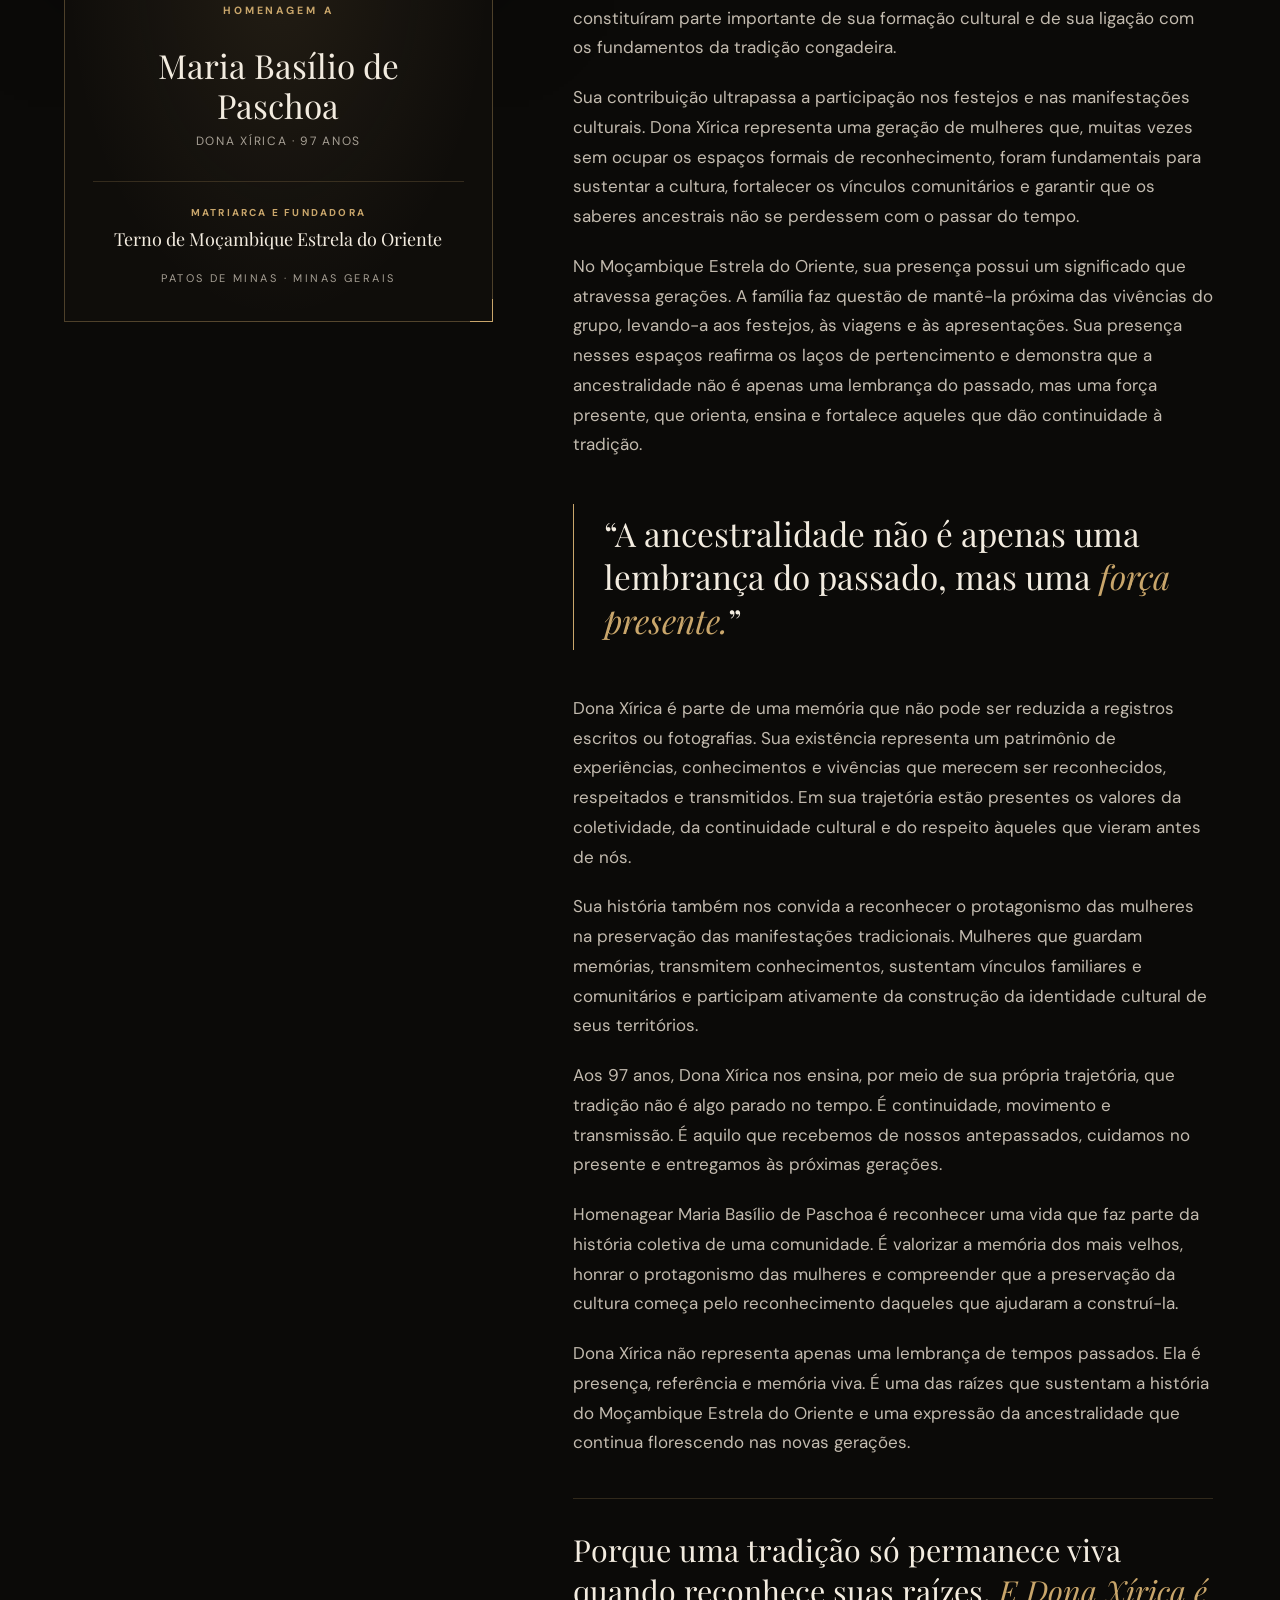
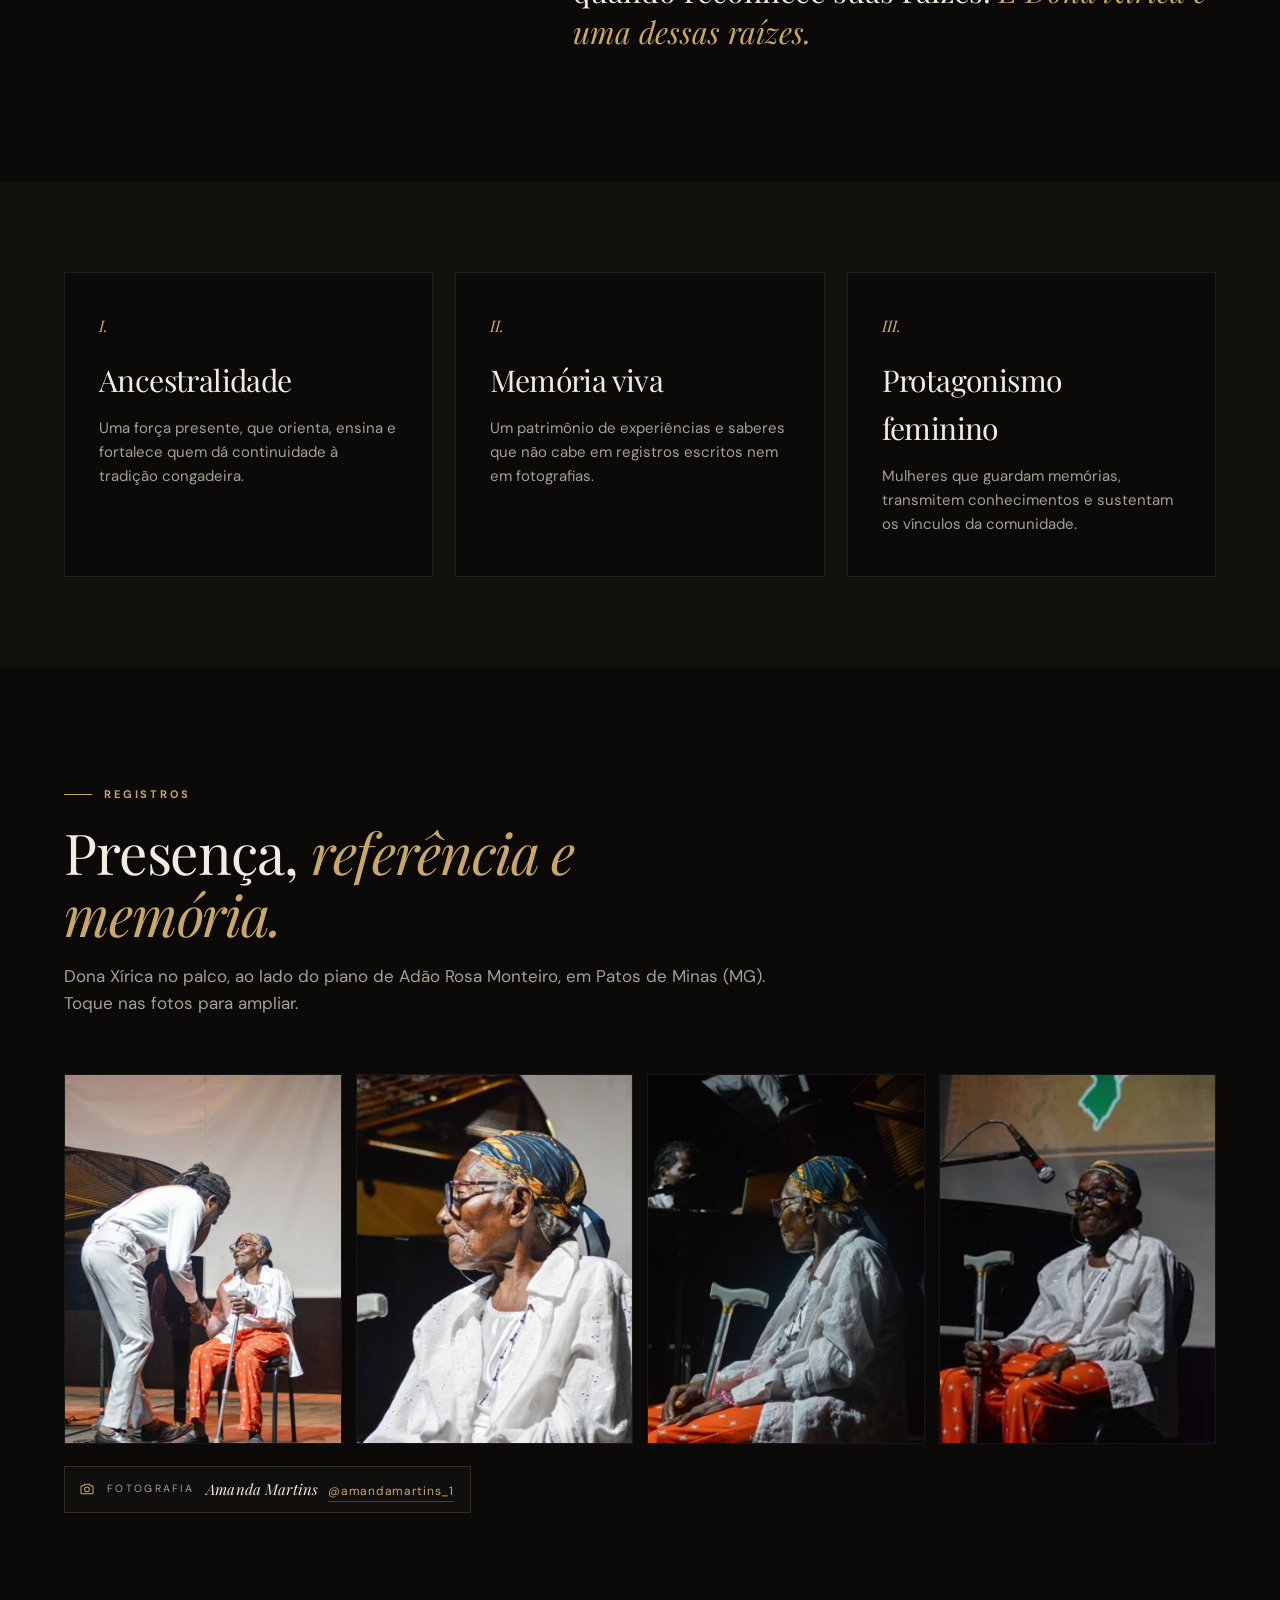
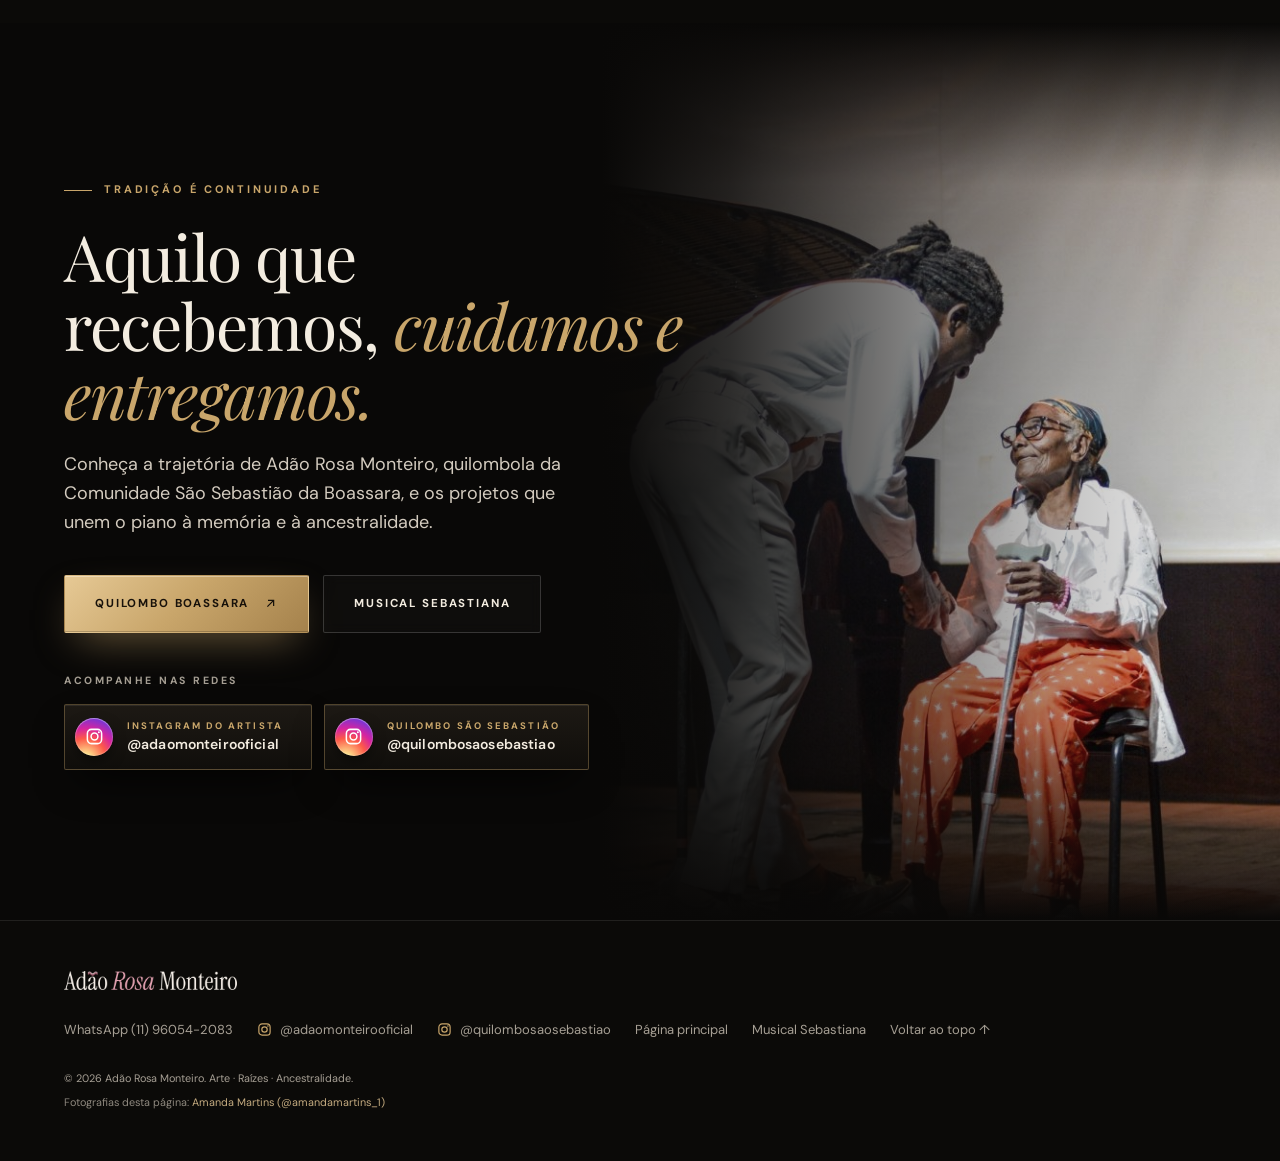
<file: homenagem.html>
<!DOCTYPE html>
<html lang="pt-BR">
<head>
<meta charset="UTF-8"><meta name="referrer" content="strict-origin-when-cross-origin"><meta http-equiv="Content-Security-Policy" content="upgrade-insecure-requests; object-src 'none'; base-uri 'self'">
<meta name="viewport" content="width=device-width, initial-scale=1">
<meta name="theme-color" content="#0b0a08">
<meta name="description" content="Homenagem a Maria Basílio de Paschoa, Dona Xírica: aos 97 anos, matriarca e uma das fundadoras do Terno de Moçambique Estrela do Oriente, em Patos de Minas (MG). Ancestralidade e memória viva da tradição congadeira.">
<meta property="og:title" content="Homenagem · Dona Xírica | Adão Rosa Monteiro">
<meta property="og:description" content="Maria Basílio de Paschoa, Dona Xírica: ancestralidade, memória viva e guardiã dos saberes da tradição congadeira.">
<meta property="og:image" content="https://adaorosamonteiro.art.br/assets/homenagem/dona-xirica-og.jpg">
<meta property="og:type" content="article">
<meta name="twitter:card" content="summary_large_image">
<link rel="icon" type="image/png" sizes="32x32" href="assets/icone-32.png">
<link rel="apple-touch-icon" href="assets/icone-180.png">
<title>Homenagem a Dona Xírica · Maria Basílio de Paschoa | Adão Rosa Monteiro</title>
<link rel="preconnect" href="https://fonts.googleapis.com">
<link rel="preconnect" href="https://fonts.gstatic.com" crossorigin>
<link href="https://fonts.googleapis.com/css2?family=DM+Sans:opsz,wght@9..40,400;9..40,500;9..40,600;9..40,700&family=Playfair+Display:ital,wght@0,400;0,500;0,600;1,400;1,500&display=swap" rel="stylesheet">
<link rel="stylesheet" href="styles.css?v=19">
</head>
<body class="page-musical page-homenagem">

<svg width="0" height="0" style="position:absolute" aria-hidden="true">
  <symbol id="wa" viewBox="0 0 24 24"><path fill="currentColor" d="M17.47 14.38c-.3-.15-1.75-.86-2.02-.96-.27-.1-.47-.15-.67.15-.2.3-.77.96-.94 1.16-.17.2-.35.22-.64.07-.3-.15-1.25-.46-2.38-1.47-.88-.79-1.47-1.76-1.65-2.06-.17-.3-.02-.46.13-.6.13-.13.3-.35.45-.52.15-.17.2-.3.3-.5.1-.2.05-.37-.03-.52-.07-.15-.67-1.6-.92-2.2-.24-.58-.49-.5-.67-.5h-.57c-.2 0-.52.07-.79.37-.27.3-1.04 1.02-1.04 2.48s1.07 2.88 1.21 3.08c.15.2 2.1 3.2 5.08 4.49.71.31 1.26.49 1.69.63.71.22 1.36.19 1.87.12.57-.09 1.75-.72 2-1.41.25-.69.25-1.29.17-1.41-.07-.12-.27-.2-.57-.35M12.05 21.5h-.01a9.4 9.4 0 0 1-4.8-1.31l-.34-.2-3.57.93.95-3.48-.22-.36a9.4 9.4 0 0 1-1.44-5.02c0-5.2 4.24-9.44 9.45-9.44a9.4 9.4 0 0 1 9.43 9.45c0 5.21-4.24 9.44-9.45 9.44m8.04-17.48A11.3 11.3 0 0 0 12.05.7C5.79.7.69 5.8.69 12.06c0 2 .52 3.96 1.52 5.68L.6 23.6l6-1.57a11.3 11.3 0 0 0 5.44 1.39h.01c6.26 0 11.36-5.1 11.36-11.36 0-3.03-1.18-5.89-3.33-8.04"/></symbol>
  <symbol id="ig" viewBox="0 0 24 24"><g fill="none" stroke="currentColor" stroke-width="1.9"><rect x="3" y="3" width="18" height="18" rx="5.2"/><circle cx="12" cy="12" r="4.3"/></g><circle cx="17.5" cy="6.5" r="1.25" fill="currentColor"/></symbol>
  <symbol id="yt" viewBox="0 0 24 24"><path fill="currentColor" d="M23.5 6.2a3 3 0 0 0-2.1-2.1C19.5 3.6 12 3.6 12 3.6s-7.5 0-9.4.5A3 3 0 0 0 .5 6.2 31 31 0 0 0 0 12a31 31 0 0 0 .5 5.8 3 3 0 0 0 2.1 2.1c1.9.5 9.4.5 9.4.5s7.5 0 9.4-.5a3 3 0 0 0 2.1-2.1A31 31 0 0 0 24 12a31 31 0 0 0-.5-5.8M9.6 15.6V8.4l6.2 3.6z"/></symbol>
<symbol id="cam" viewBox="0 0 24 24"><g fill="none" stroke="currentColor" stroke-width="1.6"><path d="M3 8.5A1.5 1.5 0 0 1 4.5 7h2.6l1.4-2h7l1.4 2h2.6A1.5 1.5 0 0 1 21 8.5v9A1.5 1.5 0 0 1 19.5 19h-15A1.5 1.5 0 0 1 3 17.5z"/><circle cx="12" cy="12.5" r="3.6"/></g></symbol>
  <symbol id="arrow" viewBox="0 0 24 24"><path fill="none" stroke="currentColor" stroke-width="2" d="M7 17L17 7M8 7h9v9"/></symbol>
</svg>

<header class="header" id="topo">
  <div class="wrap">
    <a class="brand" href="index.html"><b>ADÃO ROSA</b><small>MONTEIRO · PIANISTA</small></a>
    <nav class="nav">
      <a class="btn btn-gold wa-link" data-msg="geral" href="#">Levar ao meu encontro <svg><use href="#arrow"/></svg></a>
      <button class="menu-btn" type="button" aria-controls="menu" aria-expanded="false"><span class="mb-lines"><i></i><i></i><i></i></span><span class="mb-txt">Menu</span></button>
    </nav>
  </div>
</header>
<div class="menu" id="menu" aria-hidden="true" role="dialog" aria-label="Menu do site">
  <div class="menu-bg" aria-hidden="true"></div>
  <div class="wrap menu-in">
    <div class="menu-top">
      <a class="brand" href="index.html"><b>ADÃO ROSA</b><small>MONTEIRO · PIANISTA</small></a>
      <button class="menu-close" type="button" aria-label="Fechar menu"><span></span><span></span></button>
    </div>
    <div class="menu-cols">
      <div class="menu-col">
        <span class="menu-k">01 · O artista</span>
        <a href="index.html#video">Vídeo</a>
        <a href="index.html#historia">História</a>
        <a href="index.html#trajetoria">Trajetória</a>
        <a href="index.html#odair">DVD Odair José</a>
      </div>
      <div class="menu-col">
        <span class="menu-k">02 · Contratar</span>
        <a href="index.html#agenda">Agenda</a>
        <a href="index.html#formatos">Formatos</a>
        <a href="index.html#rider">Rider técnico</a>
        <a href="index.html#contratar">Como contratar</a>
      </div>
      <div class="menu-col">
        <span class="menu-k">03 · Assistir</span>
        <a href="galeria.html">Galeria &amp; Shows</a>
        <a href="musical.html">Musical Sebastiana</a>
        <a href="homenagem.html" aria-current="page">Homenagem · Dona Xírica</a>
        <a href="index.html#momentos" data-desde="2026-11-21T00:00:00-03:00">Melhores momentos</a>
      </div>
    </div>
    <div class="menu-foot">
      <a class="btn btn-gold wa-link" data-msg="geral" href="#">Consultar data no WhatsApp <svg><use href="#arrow"/></svg></a>
      <div class="menu-social">
        <a href="https://www.instagram.com/adaomonteirooficial/" target="_blank" rel="noopener noreferrer"><svg width="16" height="16"><use href="#ig"/></svg> @adaomonteirooficial</a>
        <span>WhatsApp (11) 96054-2083</span>
      </div>
    </div>
  </div>
</div>


<main>
<!-- HERO -->
<section class="mu-hero hm-hero">
  <div class="mu-hero-photo" aria-hidden="true"><img src="assets/homenagem/dona-xirica-perfil.jpg" alt=""></div>
  <p class="ph-tag hm-hero-tag">Foto: <a href="https://www.instagram.com/amandamartins_1/" target="_blank" rel="noopener noreferrer">Amanda Martins · @amandamartins_1</a></p>
  <div class="wrap mu-hero-inner rv">
    <a class="back" href="index.html">← Voltar à página principal</a>
    <span class="mf-badge"><span class="dot"></span>Homenagem · 97 anos</span>
    <span class="eyebrow">Ancestralidade &amp; memória viva</span>
    <h1>Dona<br><em>Xírica</em></h1>
    <p class="hm-fullname">Maria Basílio de Paschoa</p>
    <p class="lead">Ancestralidade, memória viva e <b>guardiã dos saberes da tradição congadeira</b>. Matriarca e uma das fundadoras do <b>Terno de Moçambique Estrela do Oriente</b>, em Patos de Minas (MG).</p>
    <div class="hero-actions">
      <a class="btn btn-gold" href="#homenagem">Ler a homenagem <svg><use href="#arrow"/></svg></a>
      <a class="btn btn-ghost" href="#fotos">Ver as fotos</a>
    </div>
  </div>
</section>

<!-- TEXTO -->
<section class="sec hm-body" id="homenagem">
  <div class="wrap hm-grid">
    <aside class="hm-aside">
      <figure class="hm-portrait rv"><img src="assets/homenagem/dona-xirica-piano.jpg" alt="Dona Xírica sentada no palco, de lenço estampado, blusa branca e bengala, ao lado do piano" loading="lazy"><figcaption class="ph-tag">Foto: <a href="https://www.instagram.com/amandamartins_1/" target="_blank" rel="noopener noreferrer">@amandamartins_1</a></figcaption></figure>
      <div class="mu-tribute hm-card rv">
        <span class="mu-tribute-label">Homenagem a</span>
        <div class="mu-name"><strong>Maria Basílio de Paschoa</strong><span>Dona Xírica · 97 anos</span></div>
        <div class="mu-credit"><small>Matriarca e fundadora</small>Terno de Moçambique Estrela do Oriente</div>
        <p class="hm-local">Patos de Minas · Minas Gerais</p>
      </div>
    </aside>
    <article class="hm-text">
      <div class="rv">
        <span class="eyebrow">Homenagem</span>
        <h2 class="mu-h2">Uma das raízes <em>que sustentam a tradição.</em></h2>
      </div>
      <p class="hm-lead rv">Maria Basílio de Paschoa, carinhosamente conhecida como Dona Xírica, aos 97 anos, é uma das importantes referências da memória e da ancestralidade da comunidade congadeira de Patos de Minas, Minas Gerais. Matriarca e uma das fundadoras do Terno de Moçambique Estrela do Oriente, sua trajetória representa a força de uma geração que construiu, preservou e transmitiu conhecimentos fundamentais para a continuidade das tradições populares.</p>
      <p class="rv">Sua história está entrelaçada à cultura do Congado, manifestação que carrega memórias, identidades, conhecimentos e heranças transmitidas entre gerações. Dona Xírica construiu sua relação com essa tradição a partir dos ensinamentos dos mais velhos e também da convivência com seu esposo, Antônio Tertuliano, que teve atuação como capitão. Essas experiências constituíram parte importante de sua formação cultural e de sua ligação com os fundamentos da tradição congadeira.</p>
      <p class="rv">Sua contribuição ultrapassa a participação nos festejos e nas manifestações culturais. Dona Xírica representa uma geração de mulheres que, muitas vezes sem ocupar os espaços formais de reconhecimento, foram fundamentais para sustentar a cultura, fortalecer os vínculos comunitários e garantir que os saberes ancestrais não se perdessem com o passar do tempo.</p>
      <p class="rv">No Moçambique Estrela do Oriente, sua presença possui um significado que atravessa gerações. A família faz questão de mantê-la próxima das vivências do grupo, levando-a aos festejos, às viagens e às apresentações. Sua presença nesses espaços reafirma os laços de pertencimento e demonstra que a ancestralidade não é apenas uma lembrança do passado, mas uma força presente, que orienta, ensina e fortalece aqueles que dão continuidade à tradição.</p>
      <blockquote class="hm-pull rv">“A ancestralidade não é apenas uma lembrança do passado, mas uma <em>força presente.</em>”</blockquote>
      <p class="rv">Dona Xírica é parte de uma memória que não pode ser reduzida a registros escritos ou fotografias. Sua existência representa um patrimônio de experiências, conhecimentos e vivências que merecem ser reconhecidos, respeitados e transmitidos. Em sua trajetória estão presentes os valores da coletividade, da continuidade cultural e do respeito àqueles que vieram antes de nós.</p>
      <p class="rv">Sua história também nos convida a reconhecer o protagonismo das mulheres na preservação das manifestações tradicionais. Mulheres que guardam memórias, transmitem conhecimentos, sustentam vínculos familiares e comunitários e participam ativamente da construção da identidade cultural de seus territórios.</p>
      <p class="rv">Aos 97 anos, Dona Xírica nos ensina, por meio de sua própria trajetória, que tradição não é algo parado no tempo. É continuidade, movimento e transmissão. É aquilo que recebemos de nossos antepassados, cuidamos no presente e entregamos às próximas gerações.</p>
      <p class="rv">Homenagear Maria Basílio de Paschoa é reconhecer uma vida que faz parte da história coletiva de uma comunidade. É valorizar a memória dos mais velhos, honrar o protagonismo das mulheres e compreender que a preservação da cultura começa pelo reconhecimento daqueles que ajudaram a construí-la.</p>
      <p class="rv">Dona Xírica não representa apenas uma lembrança de tempos passados. Ela é presença, referência e memória viva. É uma das raízes que sustentam a história do Moçambique Estrela do Oriente e uma expressão da ancestralidade que continua florescendo nas novas gerações.</p>
      <p class="hm-close rv">Porque uma tradição só permanece viva quando reconhece suas raízes. <em>E Dona Xírica é uma dessas raízes.</em></p>
    </article>
  </div>
</section>

<!-- PILARES -->
<section class="sec mu-about hm-pillars">
  <div class="wrap">
    <div class="pillars">
      <article class="pillar rv"><span class="n">I.</span><h3>Ancestralidade</h3><p>Uma força presente, que orienta, ensina e fortalece quem dá continuidade à tradição congadeira.</p></article>
      <article class="pillar rv"><span class="n">II.</span><h3>Memória viva</h3><p>Um patrimônio de experiências e saberes que não cabe em registros escritos nem em fotografias.</p></article>
      <article class="pillar rv"><span class="n">III.</span><h3>Protagonismo feminino</h3><p>Mulheres que guardam memórias, transmitem conhecimentos e sustentam os vínculos da comunidade.</p></article>
    </div>
  </div>
</section>

<!-- FOTOS -->
<section class="sec hm-fotos" id="fotos">
  <div class="wrap">
    <div class="sec-head rv">
      <span class="eyebrow">Registros</span>
      <h2>Presença, <em>referência e memória.</em></h2>
      <p>Dona Xírica no palco, ao lado do piano de Adão Rosa Monteiro, em Patos de Minas (MG). Toque nas fotos para ampliar.</p>
    </div>
    <div class="mom-fotos" data-cap="Dona Xírica · Maria Basílio de Paschoa" data-credito="Amanda Martins" data-credito-ig="amandamartins_1">
      <div class="mf-grid hm-gallery rv">
        <button class="mf-item hm-g1" type="button" data-src="assets/homenagem/dona-xirica-e-adao.jpg" aria-label="Ampliar: Adão Rosa Monteiro cumprimenta Dona Xírica no palco"><img src="assets/homenagem/dona-xirica-e-adao-thumb.jpg" alt="Adão Rosa Monteiro se inclina para cumprimentar Dona Xírica, sentada no palco" loading="lazy"></button>
        <button class="mf-item" type="button" data-src="assets/homenagem/dona-xirica-perfil.jpg" aria-label="Ampliar: retrato de perfil de Dona Xírica"><img src="assets/homenagem/dona-xirica-perfil-thumb.jpg" alt="Retrato de perfil de Dona Xírica, com lenço estampado e óculos" loading="lazy"></button>
        <button class="mf-item" type="button" data-src="assets/homenagem/dona-xirica-piano.jpg" aria-label="Ampliar: Dona Xírica ao lado do piano"><img src="assets/homenagem/dona-xirica-piano-thumb.jpg" alt="Dona Xírica sentada ao lado do piano, com Adão Rosa Monteiro ao fundo" loading="lazy"></button>
        <button class="mf-item" type="button" data-src="assets/homenagem/dona-xirica-palco.jpg" aria-label="Ampliar: Dona Xírica no palco"><img src="assets/homenagem/dona-xirica-palco-thumb.jpg" alt="Dona Xírica sentada no palco, segurando a bengala" loading="lazy"></button>
      </div>
      <p class="ph-credit ph-credit-row ph-credit-end rv"><svg aria-hidden="true"><use href="#cam"/></svg><span>Fotografia</span><a href="https://www.instagram.com/amandamartins_1/" target="_blank" rel="noopener noreferrer" aria-label="Fotografia de Amanda Martins, @amandamartins_1 no Instagram"><b>Amanda Martins</b><i>@amandamartins_1</i></a></p>
    </div>
  </div>
</section>

<!-- FINAL -->
<section class="final">
  <div class="final-photo" role="img" aria-label="Adão Rosa Monteiro cumprimenta Dona Xírica no palco" style="background-image:url('assets/homenagem/dona-xirica-e-adao.jpg');background-position:50% 40%"></div>
  <div class="final-glow"></div>
  <div class="wrap">
    <div class="final-content rv">
      <span class="eyebrow">Tradição é continuidade</span>
      <h2>Aquilo que recebemos, <em>cuidamos e entregamos.</em></h2>
      <p>Conheça a trajetória de Adão Rosa Monteiro, quilombola da Comunidade São Sebastião da Boassara, e os projetos que unem o piano à memória e à ancestralidade.</p>
      <div class="hero-actions" style="margin:0 0 18px">
        <a class="btn btn-gold" href="index.html#ancestralidade">Quilombo Boassara <svg><use href="#arrow"/></svg></a>
        <a class="btn btn-ghost" href="musical.html">Musical Sebastiana</a>
      </div>
      <span class="socials-label">Acompanhe nas redes</span>
      <div class="socials"><a class="btn btn-ig" href="https://www.instagram.com/adaomonteirooficial/" target="_blank" rel="noopener noreferrer"><span class="chip chip-ig"><svg><use href="#ig"/></svg></span><span class="lbl"><small>Instagram do artista</small><b>@adaomonteirooficial</b></span></a><a class="btn btn-ig" href="https://www.instagram.com/quilombosaosebastiao/" target="_blank" rel="noopener noreferrer"><span class="chip chip-ig"><svg><use href="#ig"/></svg></span><span class="lbl"><small>Quilombo São Sebastião</small><b>@quilombosaosebastiao</b></span></a></div>
    </div>
  </div>
</section>
</main>

<footer>
  <div class="wrap">
    <a class="brand brand-logo" href="index.html" aria-label="Adão Rosa Monteiro · início"><img src="assets/logo-adao-rosa-monteiro.png" srcset="assets/logo-adao-rosa-monteiro-sm.png 480w, assets/logo-adao-rosa-monteiro.png 960w" sizes="240px" width="240" height="27" alt="Adão Rosa Monteiro"></a>
    <div class="links">
      <a class="wa-link" data-msg="geral" href="#">WhatsApp (11) 96054-2083</a>
      <a class="foot-ig" href="https://www.instagram.com/adaomonteirooficial/" target="_blank" rel="noopener noreferrer"><svg width="15" height="15"><use href="#ig"/></svg>@adaomonteirooficial</a>
      <a class="foot-ig" href="https://www.instagram.com/quilombosaosebastiao/" target="_blank" rel="noopener noreferrer"><svg width="15" height="15"><use href="#ig"/></svg>@quilombosaosebastiao</a>
      <a href="index.html">Página principal</a>
      <a href="musical.html">Musical Sebastiana</a>
      <a href="#topo">Voltar ao topo ↑</a>
    </div>
    <small style="width:100%">© <span id="ano"></span> Adão Rosa Monteiro. Arte · Raízes · Ancestralidade. <span class="foot-cred">Fotografias desta página: <a href="https://www.instagram.com/amandamartins_1/" target="_blank" rel="noopener noreferrer">Amanda Martins (@amandamartins_1)</a></span></small>
  </div>
</footer>

<div class="mbar">
  <a class="btn btn-ghost" href="index.html">Página principal</a>
  <a class="btn btn-wa wa-link" data-msg="geral" href="#"><span class="chip chip-wa"><svg><use href="#wa"/></svg></span> Consultar</a>
</div>

<div class="lb" id="mf-lb" aria-hidden="true">
  <button class="lb-close" data-close aria-label="Fechar">✕</button>
  <button class="lb-nav lb-prev" aria-label="Foto anterior">‹</button>
  <figure class="lb-fig">
    <img id="mf-lb-img" alt="">
    <figcaption><span id="mf-lb-cap"></span><span class="lb-cred" id="mf-lb-cred"></span><em id="mf-lb-count"></em></figcaption>
  </figure>
  <button class="lb-nav lb-next" aria-label="Próxima foto">›</button>
</div>
<script src="script.js?v=11"></script>
</body>
</html>
</file>
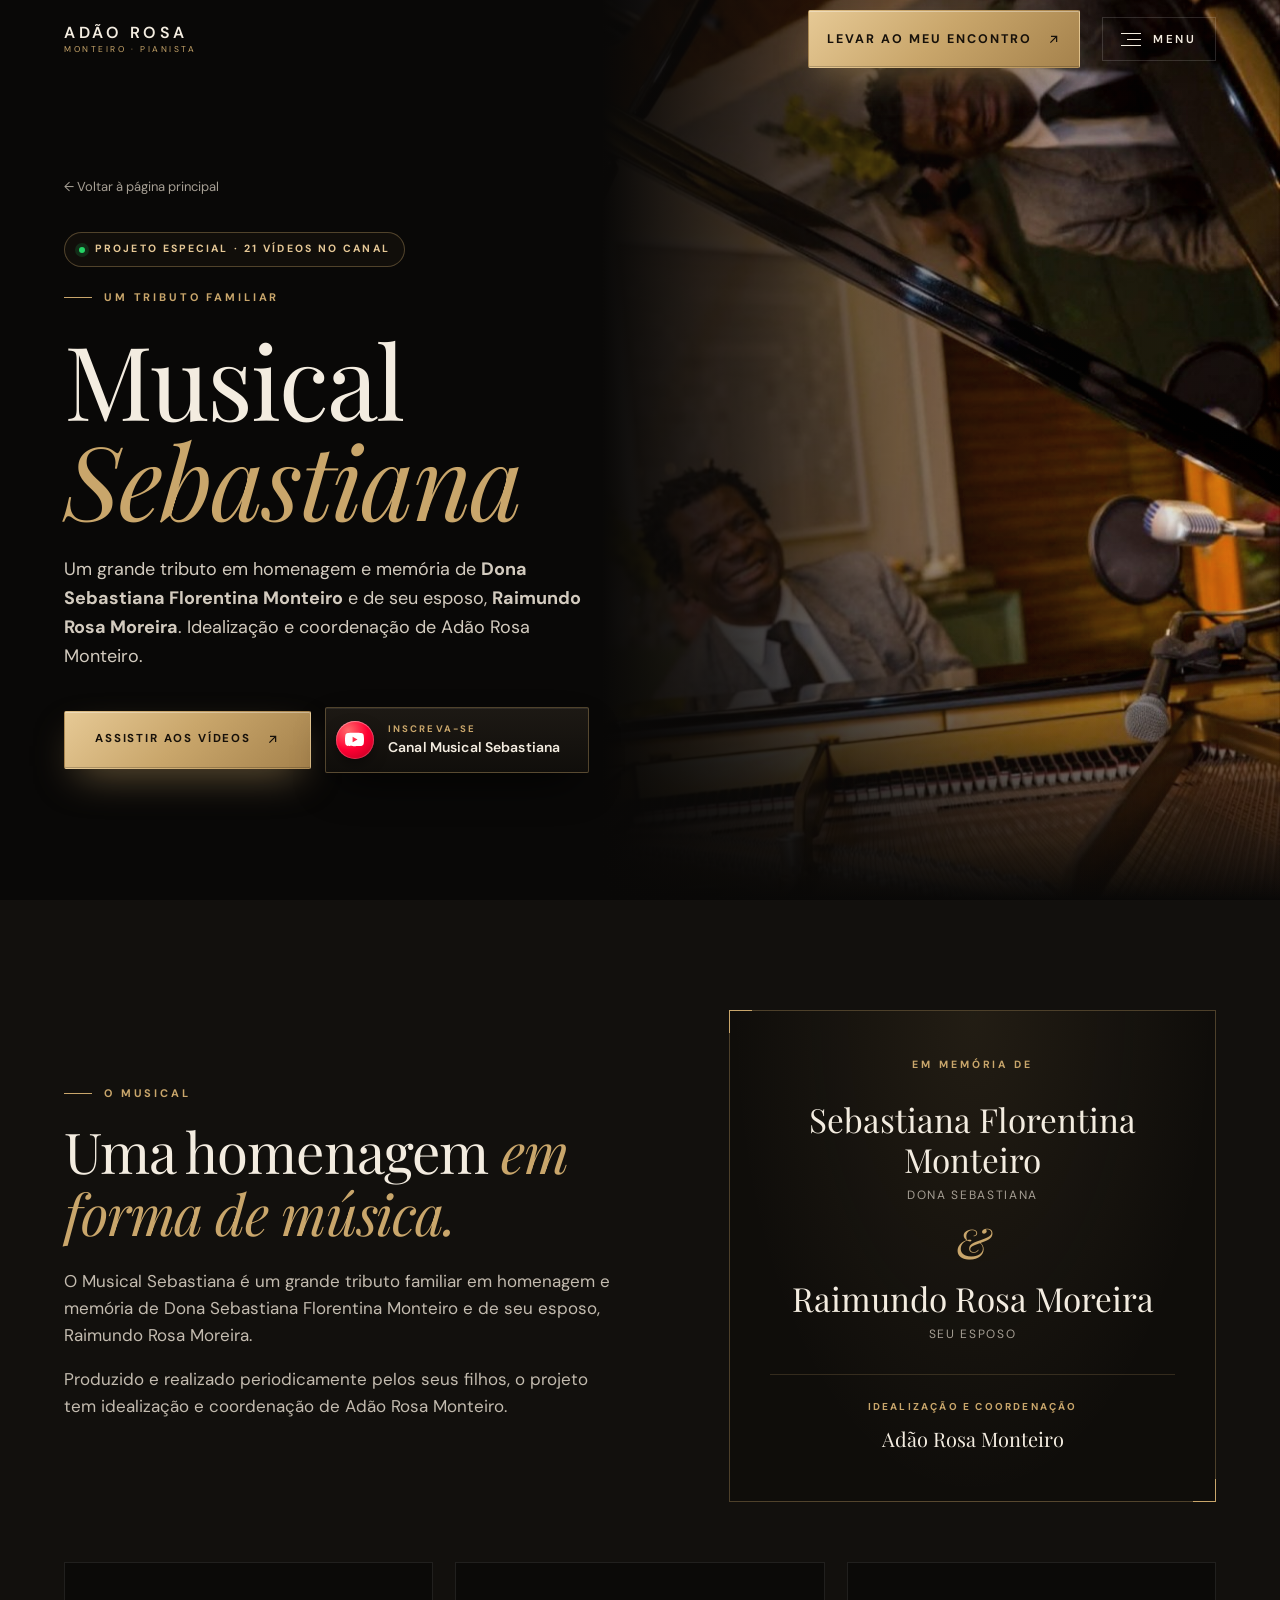
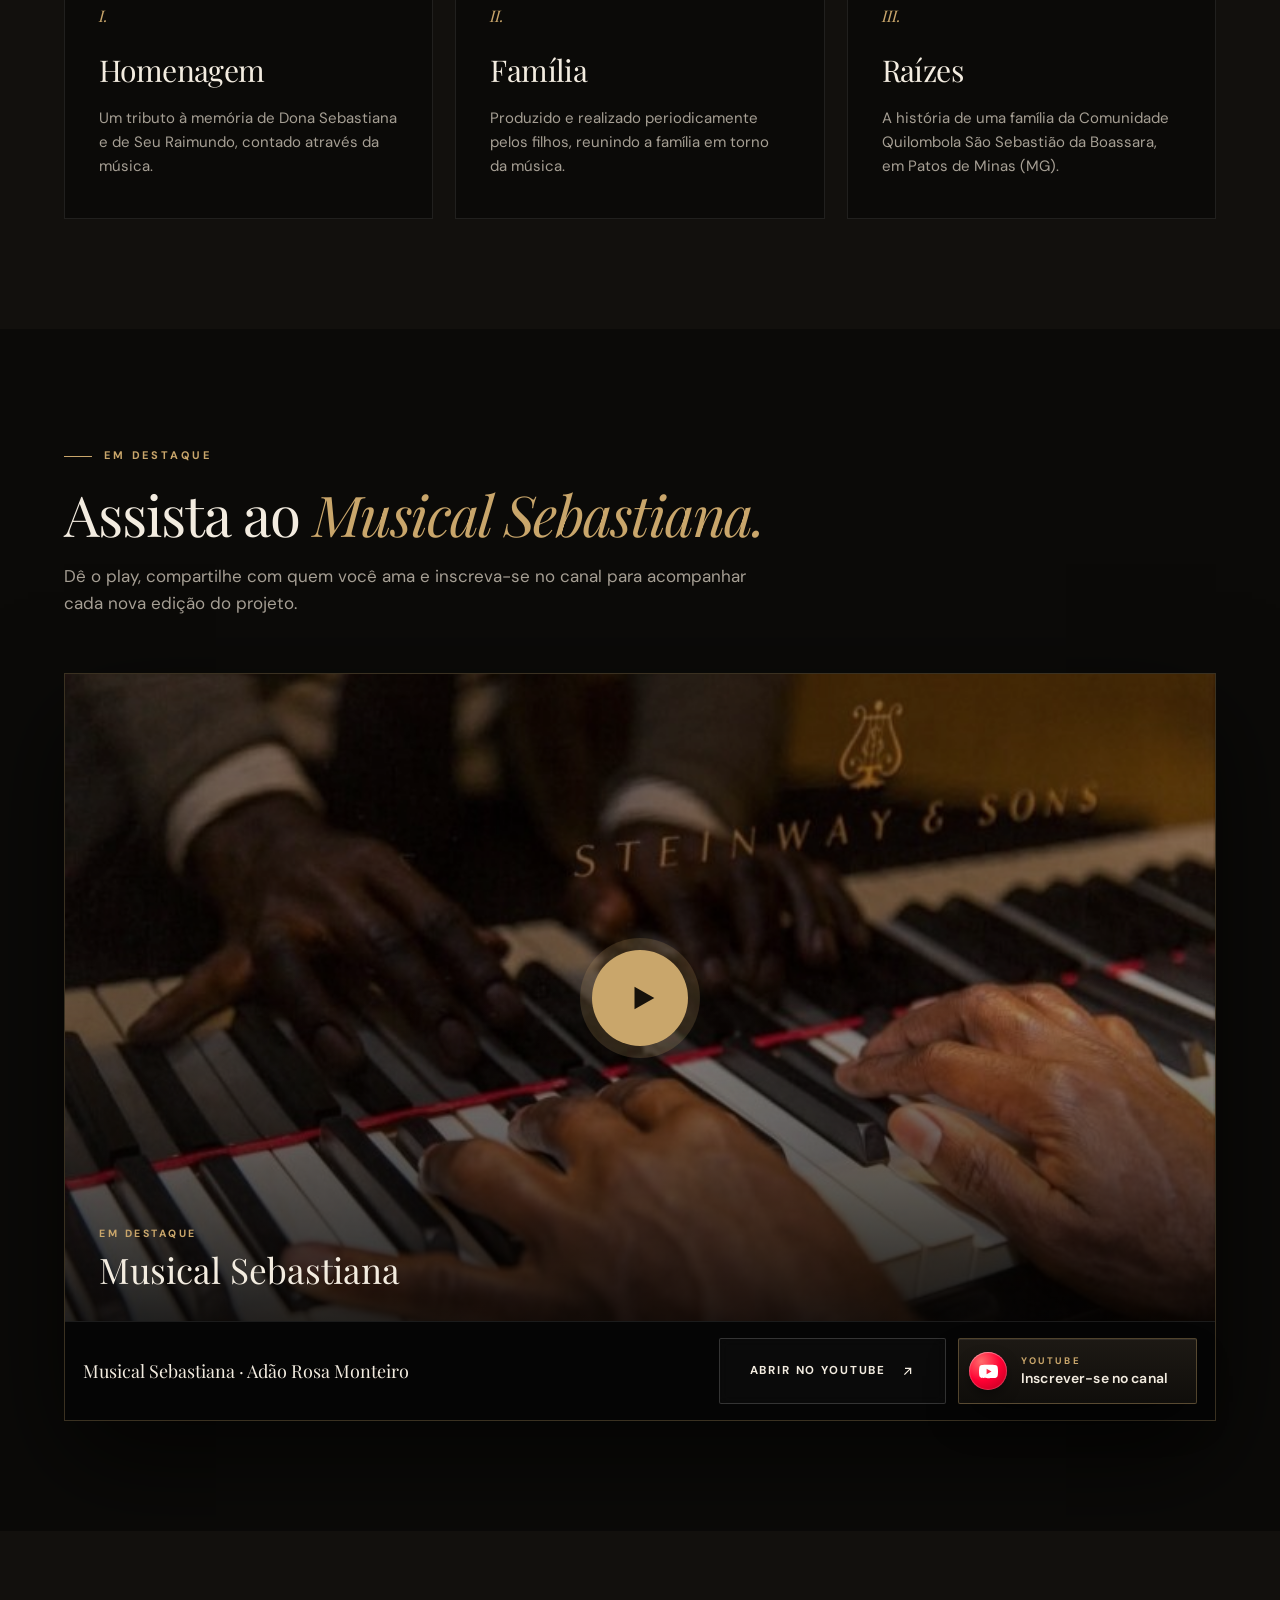
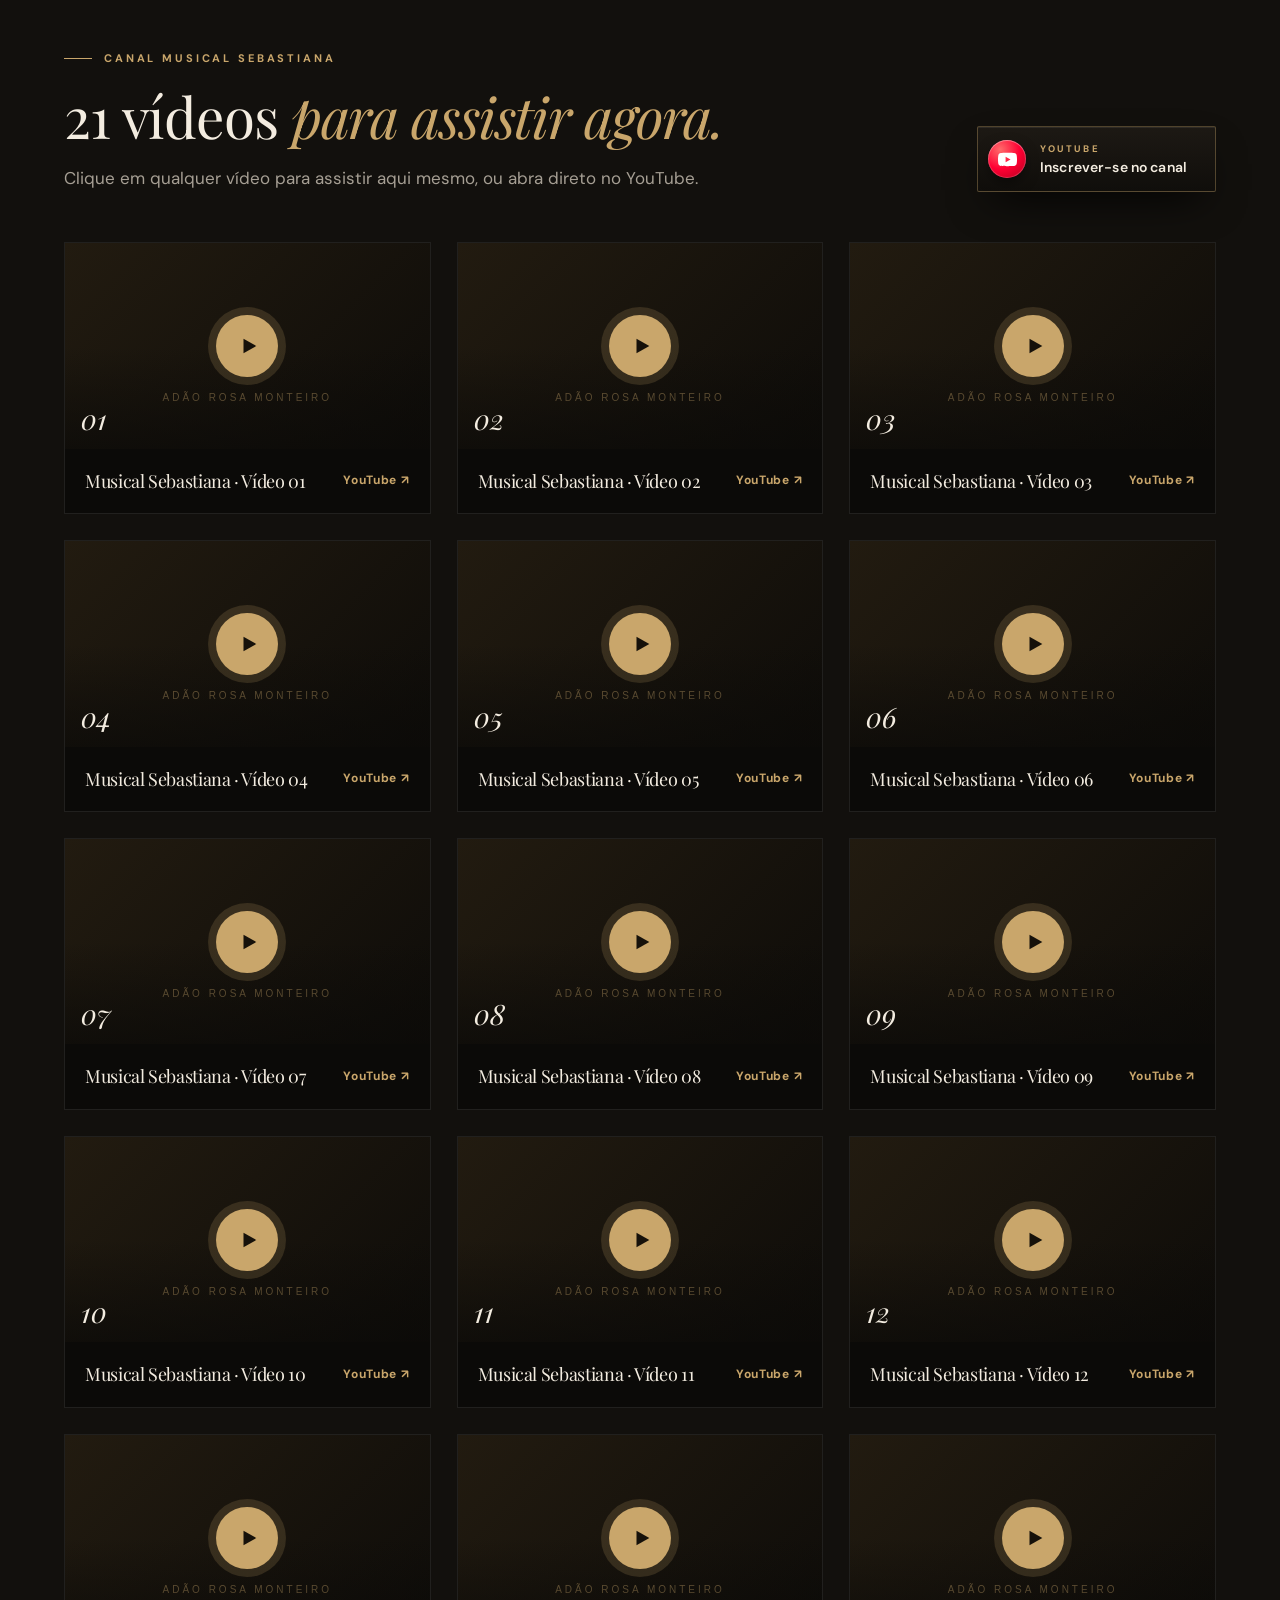
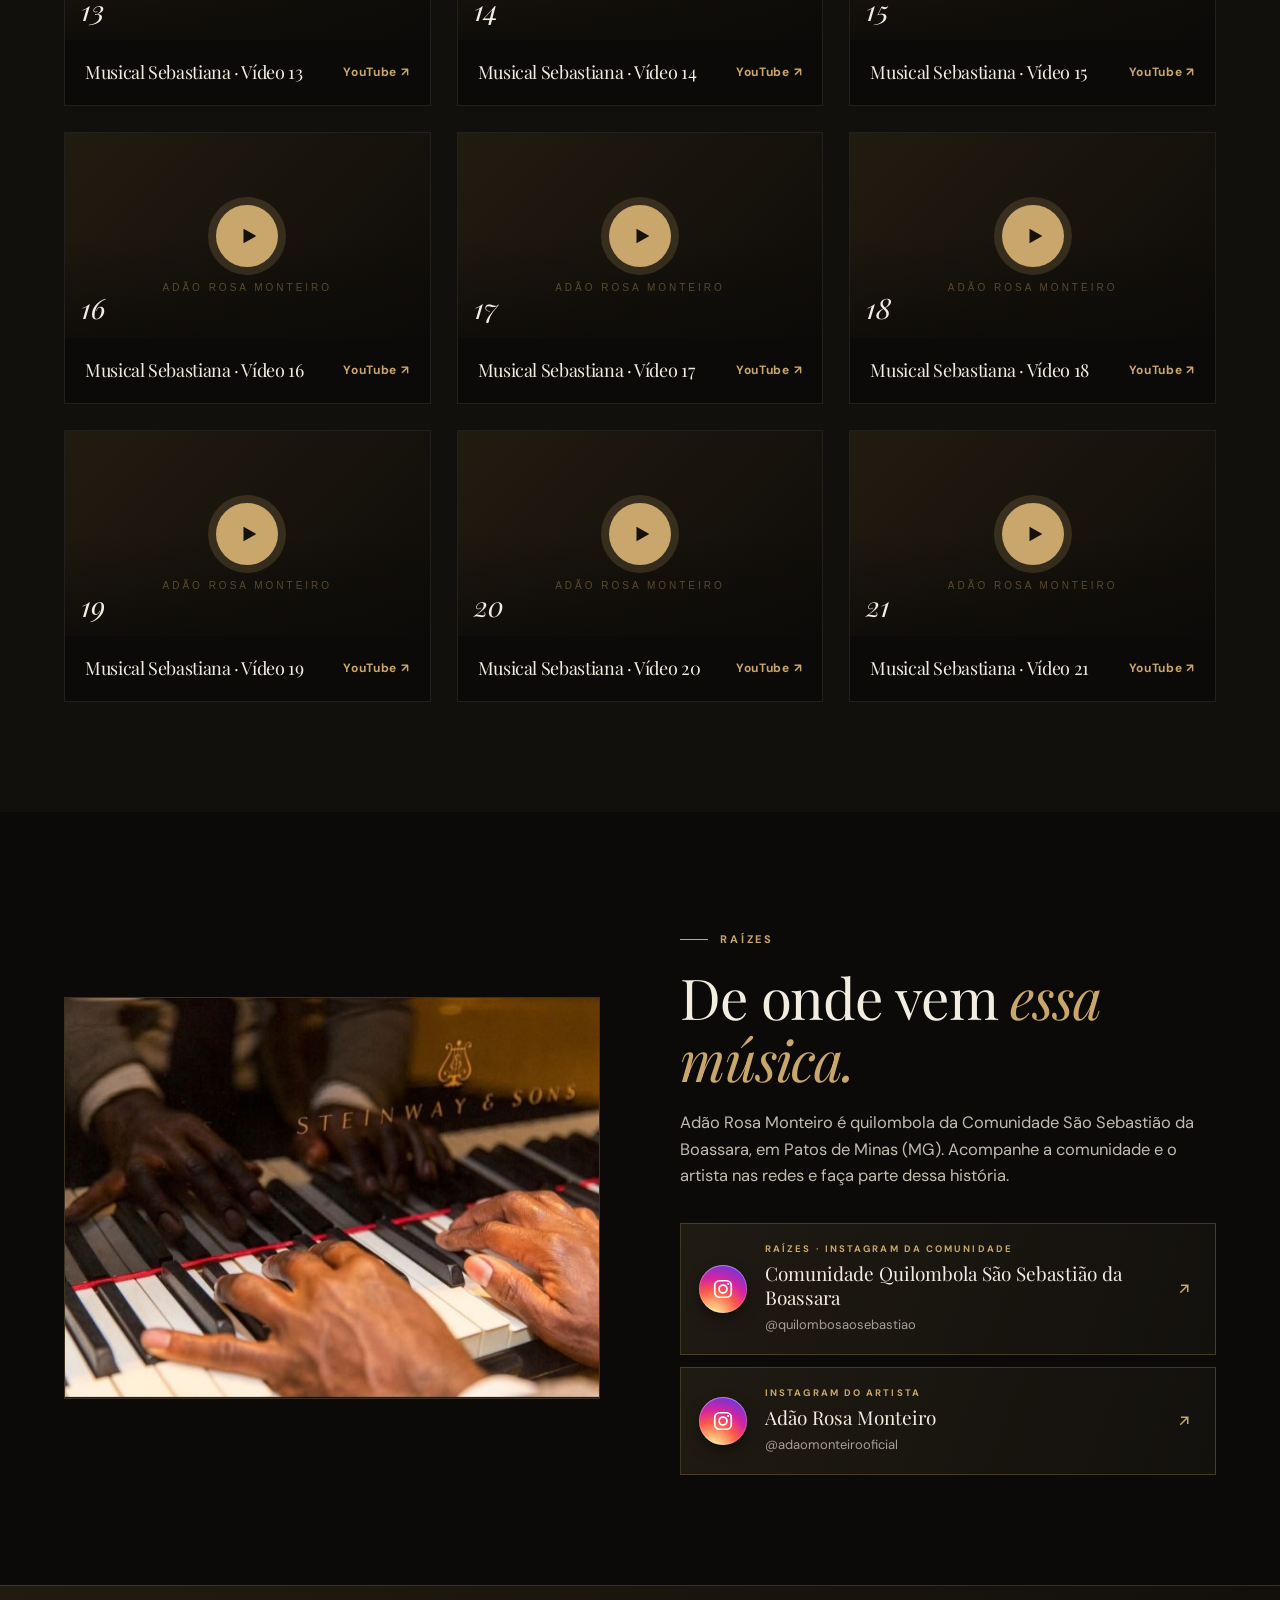
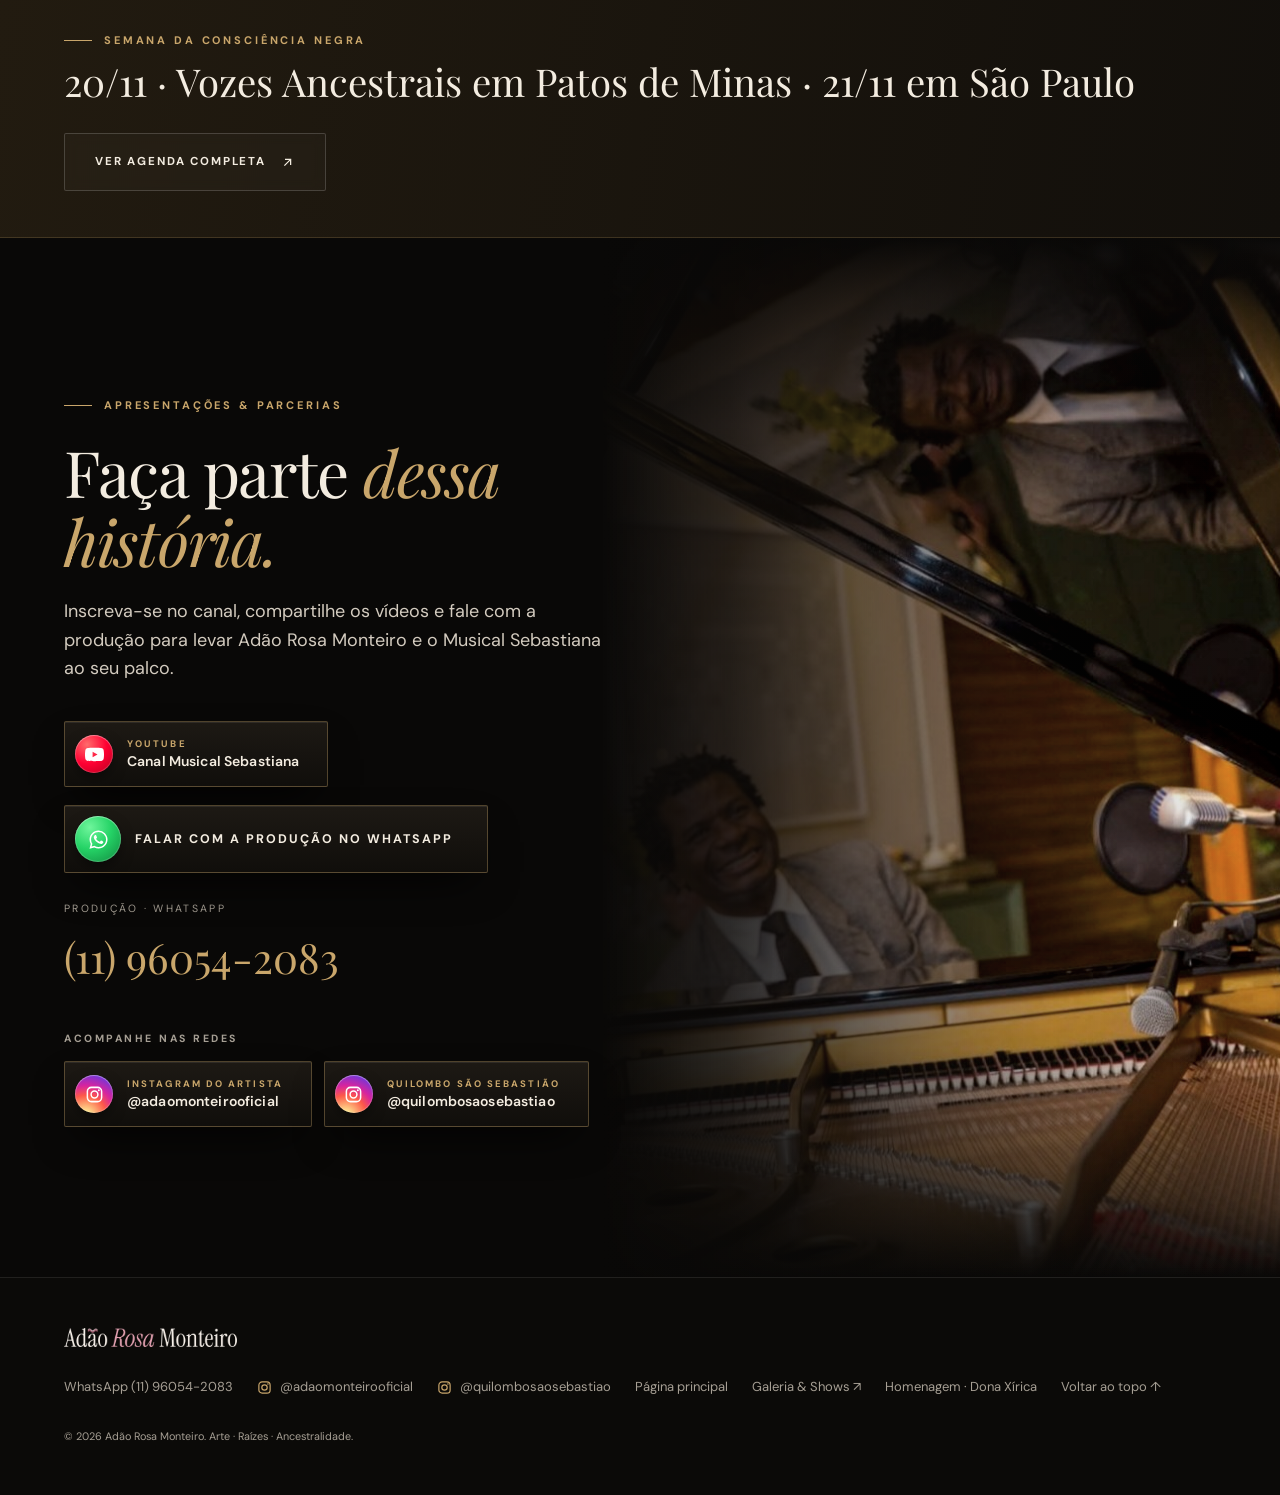
<file: musical.html>
<!DOCTYPE html>
<html lang="pt-BR">
<head>
<meta charset="UTF-8"><meta name="referrer" content="strict-origin-when-cross-origin"><meta http-equiv="Content-Security-Policy" content="upgrade-insecure-requests; object-src 'none'; base-uri 'self'">
<meta name="viewport" content="width=device-width, initial-scale=1">
<meta name="theme-color" content="#0b0a08">
<meta name="description" content="Musical Sebastiana — tributo familiar em homenagem e memória de Dona Sebastiana Florentina Monteiro e Raimundo Rosa Moreira. Idealização e coordenação de Adão Rosa Monteiro.">
<link rel="icon" type="image/png" sizes="32x32" href="assets/icone-32.png">
<link rel="apple-touch-icon" href="assets/icone-180.png">
<title>Musical Sebastiana | Adão Rosa Monteiro</title>
<link rel="preconnect" href="https://fonts.googleapis.com">
<link rel="preconnect" href="https://fonts.gstatic.com" crossorigin>
<link href="https://fonts.googleapis.com/css2?family=DM+Sans:opsz,wght@9..40,400;9..40,500;9..40,600;9..40,700&family=Playfair+Display:ital,wght@0,400;0,500;0,600;1,400;1,500&display=swap" rel="stylesheet">
<link rel="stylesheet" href="styles.css?v=19">
</head>
<body class="page-musical">

<svg width="0" height="0" style="position:absolute" aria-hidden="true">
  <symbol id="wa" viewBox="0 0 24 24"><path fill="currentColor" d="M17.47 14.38c-.3-.15-1.75-.86-2.02-.96-.27-.1-.47-.15-.67.15-.2.3-.77.96-.94 1.16-.17.2-.35.22-.64.07-.3-.15-1.25-.46-2.38-1.47-.88-.79-1.47-1.76-1.65-2.06-.17-.3-.02-.46.13-.6.13-.13.3-.35.45-.52.15-.17.2-.3.3-.5.1-.2.05-.37-.03-.52-.07-.15-.67-1.6-.92-2.2-.24-.58-.49-.5-.67-.5h-.57c-.2 0-.52.07-.79.37-.27.3-1.04 1.02-1.04 2.48s1.07 2.88 1.21 3.08c.15.2 2.1 3.2 5.08 4.49.71.31 1.26.49 1.69.63.71.22 1.36.19 1.87.12.57-.09 1.75-.72 2-1.41.25-.69.25-1.29.17-1.41-.07-.12-.27-.2-.57-.35M12.05 21.5h-.01a9.4 9.4 0 0 1-4.8-1.31l-.34-.2-3.57.93.95-3.48-.22-.36a9.4 9.4 0 0 1-1.44-5.02c0-5.2 4.24-9.44 9.45-9.44a9.4 9.4 0 0 1 9.43 9.45c0 5.21-4.24 9.44-9.45 9.44m8.04-17.48A11.3 11.3 0 0 0 12.05.7C5.79.7.69 5.8.69 12.06c0 2 .52 3.96 1.52 5.68L.6 23.6l6-1.57a11.3 11.3 0 0 0 5.44 1.39h.01c6.26 0 11.36-5.1 11.36-11.36 0-3.03-1.18-5.89-3.33-8.04"/></symbol>
  <symbol id="ig" viewBox="0 0 24 24"><g fill="none" stroke="currentColor" stroke-width="1.9"><rect x="3" y="3" width="18" height="18" rx="5.2"/><circle cx="12" cy="12" r="4.3"/></g><circle cx="17.5" cy="6.5" r="1.25" fill="currentColor"/></symbol>
  <symbol id="yt" viewBox="0 0 24 24"><path fill="currentColor" d="M23.5 6.2a3 3 0 0 0-2.1-2.1C19.5 3.6 12 3.6 12 3.6s-7.5 0-9.4.5A3 3 0 0 0 .5 6.2 31 31 0 0 0 0 12a31 31 0 0 0 .5 5.8 3 3 0 0 0 2.1 2.1c1.9.5 9.4.5 9.4.5s7.5 0 9.4-.5a3 3 0 0 0 2.1-2.1A31 31 0 0 0 24 12a31 31 0 0 0-.5-5.8M9.6 15.6V8.4l6.2 3.6z"/></symbol>
  <symbol id="arrow" viewBox="0 0 24 24"><path fill="none" stroke="currentColor" stroke-width="2" d="M7 17L17 7M8 7h9v9"/></symbol>
</svg>

<header class="header" id="topo">
  <div class="wrap">
    <a class="brand" href="index.html"><b>ADÃO ROSA</b><small>MONTEIRO · PIANISTA</small></a>
    <nav class="nav">
      <a class="btn btn-gold wa-link" data-msg="musical" href="#">Levar ao meu encontro <svg><use href="#arrow"/></svg></a>
      <button class="menu-btn" type="button" aria-controls="menu" aria-expanded="false"><span class="mb-lines"><i></i><i></i><i></i></span><span class="mb-txt">Menu</span></button>
    </nav>
  </div>
</header>
<div class="menu" id="menu" aria-hidden="true" role="dialog" aria-label="Menu do site">
  <div class="menu-bg" aria-hidden="true"></div>
  <div class="wrap menu-in">
    <div class="menu-top">
      <a class="brand" href="index.html"><b>ADÃO ROSA</b><small>MONTEIRO · PIANISTA</small></a>
      <button class="menu-close" type="button" aria-label="Fechar menu"><span></span><span></span></button>
    </div>
    <div class="menu-cols">
      <div class="menu-col">
        <span class="menu-k">01 · O artista</span>
        <a href="index.html#video">Vídeo</a>
        <a href="index.html#historia">História</a>
        <a href="index.html#trajetoria">Trajetória</a>
        <a href="index.html#odair">DVD Odair José</a>
      </div>
      <div class="menu-col">
        <span class="menu-k">02 · Contratar</span>
        <a href="index.html#agenda">Agenda</a>
        <a href="index.html#formatos">Formatos</a>
        <a href="index.html#rider">Rider técnico</a>
        <a href="index.html#contratar">Como contratar</a>
      </div>
      <div class="menu-col">
        <span class="menu-k">03 · Assistir</span>
        <a href="galeria.html">Galeria &amp; Shows</a>
        <a href="musical.html" aria-current="page">Musical Sebastiana</a>
        <a href="homenagem.html">Homenagem · Dona Xírica</a>
        <a href="index.html#momentos" data-desde="2026-11-21T00:00:00-03:00">Melhores momentos</a>
      </div>
    </div>
    <div class="menu-foot">
      <a class="btn btn-gold wa-link" data-msg="geral" href="#">Consultar data no WhatsApp <svg><use href="#arrow"/></svg></a>
      <div class="menu-social">
        <a href="https://www.instagram.com/adaomonteirooficial/" target="_blank" rel="noopener noreferrer"><svg width="16" height="16"><use href="#ig"/></svg> @adaomonteirooficial</a>
        <span>WhatsApp (11) 96054-2083</span>
      </div>
    </div>
  </div>
</div>


<main>
<!-- HERO -->
<section class="mu-hero">
  <div class="mu-hero-photo" aria-hidden="true"><img src="assets/galeria/reflexo-piano.jpg" alt=""></div>
  <div class="wrap mu-hero-inner rv">
    <a class="back" href="index.html">← Voltar à página principal</a>
    <span class="mf-badge"><span class="dot"></span>Projeto especial · 21 vídeos no canal</span>
    <span class="eyebrow">Um tributo familiar</span>
    <h1>Musical<br><em>Sebastiana</em></h1>
    <p class="lead">Um grande tributo em homenagem e memória de <b>Dona Sebastiana Florentina Monteiro</b> e de seu esposo, <b>Raimundo Rosa Moreira</b>. Idealização e coordenação de Adão Rosa Monteiro.</p>
    <div class="hero-actions">
      <a class="btn btn-gold" href="#videos">Assistir aos vídeos <svg><use href="#arrow"/></svg></a>
      <a class="btn btn-yt" data-canal href="#"><span class="chip chip-yt"><svg><use href="#yt"/></svg></span><span class="lbl"><small>Inscreva-se</small><b>Canal Musical Sebastiana</b></span></a>
    </div>
  </div>
</section>

<!-- SOBRE -->
<section class="sec mu-about" id="sobre">
  <div class="wrap">
    <div class="mu-about-grid">
      <div class="rv">
        <span class="eyebrow">O musical</span>
        <h2 class="mu-h2">Uma homenagem <em>em forma de música.</em></h2>
        <p class="mu-text">O Musical Sebastiana é um grande tributo familiar em homenagem e memória de Dona Sebastiana Florentina Monteiro e de seu esposo, Raimundo Rosa Moreira.</p>
        <p class="mu-text">Produzido e realizado periodicamente pelos seus filhos, o projeto tem idealização e coordenação de Adão Rosa Monteiro.</p>
      </div>
      <div class="mu-tribute rv">
        <span class="mu-tribute-label">Em memória de</span>
        <div class="mu-name"><strong>Sebastiana Florentina Monteiro</strong><span>Dona Sebastiana</span></div>
        <span class="mu-amp">&amp;</span>
        <div class="mu-name"><strong>Raimundo Rosa Moreira</strong><span>Seu esposo</span></div>
        <div class="mu-credit"><small>Idealização e coordenação</small>Adão Rosa Monteiro</div>
      </div>
    </div>
    <div class="pillars">
      <article class="pillar rv"><span class="n">I.</span><h3>Homenagem</h3><p>Um tributo à memória de Dona Sebastiana e de Seu Raimundo, contado através da música.</p></article>
      <article class="pillar rv"><span class="n">II.</span><h3>Família</h3><p>Produzido e realizado periodicamente pelos filhos, reunindo a família em torno da música.</p></article>
      <article class="pillar rv"><span class="n">III.</span><h3>Raízes</h3><p>A história de uma família da Comunidade Quilombola São Sebastião da Boassara, em Patos de Minas (MG).</p></article>
    </div>
  </div>
</section>

<!-- ASSISTA -->
<section class="sec" id="assista">
  <div class="wrap">
    <div class="sec-head rv">
      <span class="eyebrow">Em destaque</span>
      <h2>Assista ao <em>Musical Sebastiana.</em></h2>
      <p>Dê o play, compartilhe com quem você ama e inscreva-se no canal para acompanhar cada nova edição do projeto.</p>
    </div>
    <div class="mu-video rv">
      <div class="mu-video-frame" id="musical-video">
        <div class="mu-soon">
          <img src="assets/galeria/maos-steinway.jpg" alt="Mãos de Adão Rosa Monteiro ao piano">
          <div class="mu-soon-txt">
            <span class="eyebrow">Musical Sebastiana</span>
            <strong>Assista no canal oficial do projeto.</strong>
          </div>
        </div>
      </div>
      <div class="mu-video-bar">
        <span>Musical Sebastiana · Adão Rosa Monteiro</span>
        <div>
          <a id="musical-yt" class="btn btn-ghost" href="#" target="_blank" rel="noopener noreferrer" hidden style="display:none">Abrir no YouTube <svg><use href="#arrow"/></svg></a>
          <a class="btn btn-yt" data-canal href="#"><span class="chip chip-yt"><svg><use href="#yt"/></svg></span><span class="lbl"><small>YouTube</small><b>Inscrever-se no canal</b></span></a>
        </div>
      </div>
    </div>
  </div>
</section>

<!-- TODOS OS VÍDEOS -->
<section class="sec shows" id="videos">
  <div class="wrap">
    <div class="shows-head rv">
      <div class="sec-head" style="margin-bottom:0">
        <span class="eyebrow">Canal Musical Sebastiana</span>
        <h2><span id="mu-total">21</span> vídeos <em>para assistir agora.</em></h2>
        <p>Clique em qualquer vídeo para assistir aqui mesmo, ou abra direto no YouTube.</p>
      </div>
      <a class="btn btn-yt" data-canal href="#"><span class="chip chip-yt"><svg><use href="#yt"/></svg></span><span class="lbl"><small>YouTube</small><b>Inscrever-se no canal</b></span></a>
    </div>
    <div class="yt-grid" id="mu-grid"><!-- preenchido por musical.js --></div>
  </div>
</section>

<!-- RAÍZES -->
<section class="sec mu-roots" id="raizes">
  <div class="wrap mu-roots-grid">
    <figure class="mu-roots-img rv"><img src="assets/galeria/maos-steinway.jpg" alt="Mãos de Adão Rosa Monteiro ao piano Steinway &amp; Sons"></figure>
    <div class="rv">
      <span class="eyebrow">Raízes</span>
      <h2>De onde vem <em>essa música.</em></h2>
      <p>Adão Rosa Monteiro é quilombola da Comunidade São Sebastião da Boassara, em Patos de Minas (MG). Acompanhe a comunidade e o artista nas redes e faça parte dessa história.</p>
      <a class="roots-card" href="https://www.instagram.com/quilombosaosebastiao/" target="_blank" rel="noopener noreferrer">
        <span class="chip chip-ig"><svg><use href="#ig"/></svg></span>
        <span class="roots-txt"><small>Raízes · Instagram da comunidade</small><b>Comunidade Quilombola São Sebastião da Boassara</b><em>@quilombosaosebastiao</em></span>
        <svg class="roots-arrow"><use href="#arrow"/></svg>
      </a>
      <a class="roots-card" href="https://www.instagram.com/adaomonteirooficial/" target="_blank" rel="noopener noreferrer" style="margin-top:12px">
        <span class="chip chip-ig"><svg><use href="#ig"/></svg></span>
        <span class="roots-txt"><small>Instagram do artista</small><b>Adão Rosa Monteiro</b><em>@adaomonteirooficial</em></span>
        <svg class="roots-arrow"><use href="#arrow"/></svg>
      </a>
    </div>
  </div>
</section>

<!-- AGENDA CURTA -->
<section class="mid-cta">
  <div class="wrap mid-cta-inner rv">
    <p><span class="eyebrow">Semana da Consciência Negra</span><strong>20/11 · Vozes Ancestrais em Patos de Minas · 21/11 em São Paulo</strong></p>
    <div>
      <a class="btn btn-ghost" href="index.html#agenda">Ver agenda completa <svg><use href="#arrow"/></svg></a>
    </div>
  </div>
</section>

<!-- FINAL CTA -->
<section class="final">
  <div class="final-photo" role="img" aria-label="Adão Rosa Monteiro ao piano" style="background-image:url('assets/galeria/reflexo-piano.jpg');background-position:50% 35%"></div>
  <div class="final-glow"></div>
  <div class="wrap">
    <div class="final-content rv">
      <span class="eyebrow">Apresentações &amp; parcerias</span>
      <h2>Faça parte <em>dessa história.</em></h2>
      <p>Inscreva-se no canal, compartilhe os vídeos e fale com a produção para levar Adão Rosa Monteiro e o Musical Sebastiana ao seu palco.</p>
      <div class="mf-actions" style="margin:0 0 18px"><a class="btn btn-yt" data-canal href="#"><span class="chip chip-yt"><svg><use href="#yt"/></svg></span><span class="lbl"><small>YouTube</small><b>Canal Musical Sebastiana</b></span></a></div>
      <a class="btn btn-wa btn-lg wa-link" data-msg="musical" href="#"><span class="chip chip-wa"><svg><use href="#wa"/></svg></span> Falar com a produção no WhatsApp</a>
      <span class="tel"><small>Produção · WhatsApp</small>(11) 96054-2083</span>
      <span class="socials-label">Acompanhe nas redes</span>
      <div class="socials"><a class="btn btn-ig" href="https://www.instagram.com/adaomonteirooficial/" target="_blank" rel="noopener noreferrer"><span class="chip chip-ig"><svg><use href="#ig"/></svg></span><span class="lbl"><small>Instagram do artista</small><b>@adaomonteirooficial</b></span></a><a class="btn btn-ig" href="https://www.instagram.com/quilombosaosebastiao/" target="_blank" rel="noopener noreferrer"><span class="chip chip-ig"><svg><use href="#ig"/></svg></span><span class="lbl"><small>Quilombo São Sebastião</small><b>@quilombosaosebastiao</b></span></a></div>
    </div>
  </div>
</section>
</main>

<footer>
  <div class="wrap">
    <a class="brand brand-logo" href="index.html" aria-label="Adão Rosa Monteiro · início"><img src="assets/logo-adao-rosa-monteiro.png" srcset="assets/logo-adao-rosa-monteiro-sm.png 480w, assets/logo-adao-rosa-monteiro.png 960w" sizes="240px" width="240" height="27" alt="Adão Rosa Monteiro"></a>
    <div class="links">
      <a class="wa-link" data-msg="musical" href="#">WhatsApp (11) 96054-2083</a>
      <a class="foot-ig" href="https://www.instagram.com/adaomonteirooficial/" target="_blank" rel="noopener noreferrer"><svg width="15" height="15"><use href="#ig"/></svg>@adaomonteirooficial</a>
      <a class="foot-ig" href="https://www.instagram.com/quilombosaosebastiao/" target="_blank" rel="noopener noreferrer"><svg width="15" height="15"><use href="#ig"/></svg>@quilombosaosebastiao</a>
      <a href="index.html">Página principal</a>
      <a href="galeria.html" target="_blank" rel="noopener">Galeria &amp; Shows ↗</a>
      <a href="homenagem.html">Homenagem · Dona Xírica</a>
      <a href="#topo">Voltar ao topo ↑</a>
    </div>
    <small style="width:100%">© <span id="ano"></span> Adão Rosa Monteiro. Arte · Raízes · Ancestralidade.</small>
  </div>
</footer>

<div class="mbar">
  <a class="btn btn-ghost" href="index.html">Página principal</a>
  <a class="btn btn-wa wa-link" data-msg="musical" href="#"><span class="chip chip-wa"><svg><use href="#wa"/></svg></span> Consultar</a>
</div>

<!-- Modal de vídeo (YouTube) -->
<div class="vm" id="vm" aria-hidden="true" role="dialog" aria-label="Assistir vídeo">
  <div class="vm-box">
    <div class="vm-top">
      <span id="vm-title">Apresentação</span>
      <div>
        <a id="vm-yt" href="#" target="_blank" rel="noopener noreferrer"><svg width="18" height="18"><use href="#yt"/></svg> Abrir no YouTube ↗</a>
        <button data-close aria-label="Fechar">✕</button>
      </div>
    </div>
    <div class="vm-frame" id="vm-frame"></div>
    <div class="vm-bottom">
      <span>Inscreva-se no canal Musical Sebastiana.</span>
      <a class="btn btn-wa wa-link" data-msg="musical" href="#"><span class="chip chip-wa"><svg><use href="#wa"/></svg></span> Consultar agenda</a>
    </div>
  </div>
</div>

<script src="musical.js?v=2"></script>
<script src="script.js?v=7"></script>
</body>
</html>
</file>
<file: styles.css>
:root{
  --bg:#0b0a08;--bg2:#12100d;--panel:#18150f;--line:#ffffff17;
  --gold:#c9a66b;--gold2:#e6c896;--cream:#f3ece0;--muted:#a69f94;--wa:#25d366;
  --serif:'Playfair Display',Georgia,serif;--sans:'DM Sans',system-ui,sans-serif;
}
*{box-sizing:border-box}
html{scroll-behavior:smooth}
body{margin:0;background:var(--bg);color:var(--cream);font-family:var(--sans);font-size:16px;line-height:1.6;-webkit-font-smoothing:antialiased}
img,video{display:block;max-width:100%}
a{color:inherit;text-decoration:none}
h1,h2,h3{font-family:var(--serif);font-weight:400;margin:0;letter-spacing:-.02em}
h1 em,h2 em,h3 em{color:var(--gold);font-style:italic}
p{margin:0}
.wrap{width:min(1180px,90%);margin:auto}
.eyebrow{display:inline-flex;align-items:center;gap:12px;font-size:11px;font-weight:700;letter-spacing:.26em;text-transform:uppercase;color:var(--gold)}
.eyebrow::before{content:"";width:28px;height:1px;background:var(--gold)}
section{position:relative}
.sec{padding:110px 0}
.sec-head{max-width:720px;margin-bottom:56px}
.sec-head h2{font-size:clamp(2.2rem,4.4vw,3.8rem);line-height:1.1;margin:18px 0 18px}
.sec-head p{color:var(--muted);font-size:17px}

/* Buttons */
.btn{display:inline-flex;align-items:center;justify-content:center;gap:12px;padding:18px 26px;font-weight:700;font-size:14px;letter-spacing:.02em;border-radius:2px;transition:transform .2s,background .2s,box-shadow .2s;cursor:pointer;border:0;font-family:var(--sans)}
.btn:hover{transform:translateY(-3px)}
.btn-gold{background:var(--gold);color:#16110a;box-shadow:0 10px 40px #c9a66b33}
.btn-gold:hover{background:var(--gold2)}
.btn-wa{background:var(--wa);color:#05210f;box-shadow:0 10px 40px #25d36633}
.btn-wa:hover{background:#3be37b}
.btn-ghost{border:1px solid #ffffff38;color:var(--cream);background:transparent}
.btn-ghost:hover{border-color:var(--gold);color:var(--gold)}
.btn svg{width:20px;height:20px;flex:none}
.micro{font-size:12.5px;color:var(--muted);margin-top:14px;display:flex;align-items:center;gap:8px;flex-wrap:wrap}
.micro b{color:var(--cream);font-weight:600}
.dot{width:7px;height:7px;border-radius:50%;background:var(--wa);box-shadow:0 0 0 4px #25d36626;display:inline-block}

/* Header */
.header{position:fixed;inset:0 0 auto;z-index:50;transition:background .3s,border-color .3s;border-bottom:1px solid transparent}
.header.scrolled{background:#0b0a08e8;backdrop-filter:blur(14px);border-color:var(--line)}
.header .wrap{display:flex;align-items:center;justify-content:space-between;height:78px}
.brand{display:flex;flex-direction:column;line-height:1.1}
.brand b{font-size:16px;letter-spacing:.22em;font-weight:600}
.brand small{font-size:8.5px;letter-spacing:.3em;color:var(--gold);margin-top:4px}
.nav{display:flex;gap:30px;align-items:center;font-size:13px}
.nav a:not(.btn){color:#d8d0c4;transition:color .2s}
.nav a:not(.btn):hover{color:var(--gold)}
.nav .btn{padding:12px 18px;font-size:12.5px}

/* Hero */
.hero{min-height:100svh;display:flex;align-items:center;padding:120px 0 70px;overflow:hidden;background:radial-gradient(ellipse 60% 70% at 15% 40%,#c9a66b14,transparent 70%),var(--bg)}
.hero-grid{display:grid;grid-template-columns:1.15fr .85fr;gap:60px;align-items:center}
.hero h1{font-size:clamp(2.8rem,6vw,5.6rem);line-height:1.02;margin:26px 0 26px}
.hero .lead{font-size:18px;color:#d3cbbf;max-width:560px}
.hero .lead b{color:var(--cream);font-weight:600}
.hero-actions{display:flex;gap:14px;flex-wrap:wrap;margin-top:36px}
.hero-media{position:relative}
.hero-photo{position:relative;aspect-ratio:4/5;overflow:hidden;border:1px solid #c9a66b40}
.hero-photo img{width:100%;height:100%;object-fit:cover;object-position:40% 30%;filter:contrast(1.05) saturate(.85);transform:scale(1.04);animation:zoom 20s ease-in-out infinite alternate}
.hero-photo::after{content:"";position:absolute;inset:0;background:linear-gradient(0deg,#0b0a08cc,transparent 45%)}
.hero-badge{position:absolute;left:-34px;bottom:44px;z-index:2;background:#14110cf2;border:1px solid #c9a66b55;padding:18px 22px;max-width:270px;backdrop-filter:blur(8px)}
.hero-badge small{display:block;font-size:10px;letter-spacing:.22em;color:var(--gold);text-transform:uppercase;margin-bottom:6px}
.hero-badge strong{font-family:var(--serif);font-weight:400;font-size:19px;line-height:1.25}
.hero-tag{position:absolute;right:0;top:-46px;z-index:2;display:inline-flex;align-items:center;gap:10px;padding:9px 16px;border:1px solid #c9a66b59;border-radius:999px;background:#14110ccc;color:var(--gold2);font-size:10.5px;font-weight:700;letter-spacing:.2em;text-transform:uppercase;backdrop-filter:blur(8px)}
.hero-tag .dot{width:6px;height:6px;box-shadow:0 0 0 3px #25d36630;animation:blink 2.4s ease-in-out infinite}
.hero-media::before{content:"";position:absolute;top:-14px;right:-14px;width:90px;height:90px;border-top:1px solid #c9a66b80;border-right:1px solid #c9a66b80;pointer-events:none}
.hero-media::after{content:"";position:absolute;bottom:-14px;right:-14px;width:90px;height:90px;border-bottom:1px solid #c9a66b80;border-right:1px solid #c9a66b80;pointer-events:none}

/* Marquee */
.marquee{border-block:1px solid var(--line);background:var(--bg2);overflow:hidden;padding:24px 0}
.marquee-track{display:flex;gap:56px;width:max-content;animation:scroll 42s linear infinite}
.marquee span{font-family:var(--serif);font-size:22px;color:#cfc6b8;white-space:nowrap;display:flex;align-items:center;gap:56px}
.marquee span::after{content:"";width:5px;height:5px;border:1px solid var(--gold);transform:rotate(45deg);opacity:.8}
.marquee-label{text-align:center;font-size:10.5px;letter-spacing:.3em;color:var(--muted);margin-bottom:16px;text-transform:uppercase}

/* Video */
.video-sec{background:linear-gradient(180deg,var(--bg2),var(--bg))}
.video-grid{display:grid;grid-template-columns:1fr 380px;gap:90px;align-items:center}
.checks{list-style:none;padding:0;margin:30px 0 38px;display:grid;gap:16px}
.checks li{display:flex;gap:14px;color:#d3cbbf}
.checks li::before{content:"";flex:none;width:22px;height:22px;margin-top:2px;border-radius:50%;background:#c9a66b22 url("data:image/svg+xml,%3Csvg xmlns='http://www.w3.org/2000/svg' viewBox='0 0 24 24' fill='none' stroke='%23c9a66b' stroke-width='3'%3E%3Cpath d='M5 12l5 5 9-10'/%3E%3C/svg%3E") center/12px no-repeat}
.phone{position:relative;padding:10px;background:#050505;border:1px solid #c9a66b45;border-radius:28px;box-shadow:0 40px 100px #000a,0 0 0 1px #ffffff08 inset}
.phone video{width:100%;aspect-ratio:480/848;object-fit:cover;border-radius:20px;background:#000}
.play{position:absolute;inset:10px;border-radius:20px;display:grid;place-items:center;background:linear-gradient(0deg,#000a,#0003);cursor:pointer;border:0;color:var(--cream);font-family:var(--sans);transition:opacity .3s}
.play.hide{opacity:0;pointer-events:none}
.play-inner{display:grid;justify-items:center;gap:14px}
.play-circle{width:84px;height:84px;border-radius:50%;background:var(--gold);display:grid;place-items:center;box-shadow:0 0 0 12px #c9a66b30;animation:pulse 2.2s infinite}
.play-circle svg{width:30px;height:30px;margin-left:5px}
.play-inner span{font-size:12px;letter-spacing:.2em;text-transform:uppercase;font-weight:700}

/* Contrast */
.contrast{display:grid;grid-template-columns:1fr 1fr;gap:2px;background:var(--line);border:1px solid var(--line)}
.contrast>div{background:var(--bg);padding:44px}
.contrast h3{font-size:24px;margin-bottom:24px}
.contrast ul{list-style:none;padding:0;margin:0;display:grid;gap:16px}
.contrast li{display:flex;gap:12px;color:#bdb5a9}
.contrast .no li::before{content:"—";color:#6f685f}
.contrast .yes{background:linear-gradient(160deg,#1d1810,#120f0b)}
.contrast .yes h3{color:var(--gold)}
.contrast .yes li{color:#e5dccd}
.contrast .yes li::before{content:"";flex:none;width:5px;height:5px;margin-top:10px;border:1px solid var(--gold);transform:rotate(45deg)}

/* Formats */
.formats{display:grid;grid-template-columns:repeat(2,1fr);gap:22px}
.format{position:relative;padding:40px;background:var(--panel);border:1px solid var(--line);display:flex;flex-direction:column;transition:border-color .3s,transform .3s}
.format:hover{border-color:#c9a66b70;transform:translateY(-4px)}
.format .num{font-family:var(--serif);font-style:italic;color:var(--gold);font-size:15px}
.format h3{font-size:30px;margin:14px 0 14px;line-height:1.15}
.format p{color:var(--muted);font-size:15px}
.format .ideal{margin:22px 0 28px;padding-top:18px;border-top:1px solid var(--line);font-size:13px;color:#cfc6b8}
.format .ideal b{color:var(--gold);font-weight:600;letter-spacing:.12em;font-size:10.5px;text-transform:uppercase;display:block;margin-bottom:6px}
.format .link{margin-top:auto;display:inline-flex;align-items:center;gap:10px;color:var(--gold);font-weight:700;font-size:13.5px;letter-spacing:.03em}
.format .link:hover{color:var(--gold2)}
.format.featured{background:linear-gradient(160deg,#241d12,#16120c);border-color:#c9a66b66}
.format .pill{position:absolute;top:22px;right:22px;font-size:10px;letter-spacing:.18em;text-transform:uppercase;font-weight:700;background:var(--gold);color:#16110a;padding:6px 10px}

/* Story */
.story-grid{display:grid;grid-template-columns:.9fr 1.1fr;gap:80px;align-items:center}
.story-img{position:relative}
.story-img img{width:100%;aspect-ratio:4/5;object-fit:cover;object-position:22% 60%;border:1px solid #c9a66b40;filter:saturate(.8) contrast(1.05)}
.story-img figcaption{position:absolute;right:-20px;bottom:-20px;background:var(--gold);color:#16110a;padding:16px 20px;font-size:12px;font-weight:700;letter-spacing:.12em;text-transform:uppercase;max-width:230px;line-height:1.4}
.story p{color:#c3bbaf;font-size:16.5px;margin-bottom:18px}
.story p b{color:var(--cream);font-weight:600}
.story blockquote{margin:34px 0 0;padding:6px 0 6px 26px;border-left:2px solid var(--gold);font-family:var(--serif);font-style:italic;font-size:clamp(1.4rem,2.4vw,2rem);line-height:1.35;color:var(--cream)}
.story blockquote cite{display:block;font-family:var(--sans);font-style:normal;font-size:11px;letter-spacing:.2em;color:var(--gold);text-transform:uppercase;margin-top:14px}

/* Proof */
.proof{background:var(--bg2)}
.stats{display:grid;grid-template-columns:repeat(4,1fr);border-block:1px solid var(--line);margin-bottom:60px}
.stats>div{padding:36px 22px;border-right:1px solid var(--line)}
.stats>div:last-child{border-right:0}
.stats strong{display:block;font-family:var(--serif);font-weight:400;font-size:clamp(2.8rem,5vw,4.4rem);color:var(--gold);line-height:1}
.stats span{display:block;margin-top:12px;font-size:11px;letter-spacing:.16em;text-transform:uppercase;color:#cfc6b8}
.proof-grid{display:grid;grid-template-columns:repeat(3,1fr);gap:22px}
.proof-card{padding:34px;background:var(--bg);border:1px solid var(--line)}
.proof-card .ico{width:44px;height:44px;border:1px solid #c9a66b66;display:grid;place-items:center;color:var(--gold);margin-bottom:24px}
.proof-card .ico svg{width:20px;height:20px}
.proof-card h3{font-size:23px;margin-bottom:16px}
.proof-card ul{list-style:none;padding:0;margin:0;display:grid;gap:10px}
.proof-card li{font-size:14.5px;color:#bdb5a9;padding-left:16px;position:relative}
.proof-card li::before{content:"";position:absolute;left:0;top:10px;width:6px;height:1px;background:var(--gold)}
.proof-card li b{color:var(--cream);font-weight:600}
.highlight{margin-top:22px;display:grid;grid-template-columns:auto 1fr auto;gap:30px;align-items:center;padding:34px 40px;border:1px solid #c9a66b55;background:linear-gradient(100deg,#221b10,#14110c)}
.highlight .disc{position:relative;width:74px;height:74px;display:grid;place-items:center;color:var(--gold);border:1px solid #c9a66b4d;background:linear-gradient(145deg,#c9a66b14,transparent 60%)}
.highlight .disc::before,.highlight .disc::after{content:"";position:absolute;width:10px;height:10px;border-color:var(--gold);border-style:solid}
.highlight .disc::before{top:-1px;left:-1px;border-width:1px 0 0 1px}
.highlight .disc::after{bottom:-1px;right:-1px;border-width:0 1px 1px 0}
.highlight .disc svg{width:38px;height:38px}
.highlight .kicker{display:block;font-size:10.5px;letter-spacing:.22em;text-transform:uppercase;color:var(--gold);font-weight:700;margin-bottom:8px}
.highlight p{color:#d3cbbf}
.highlight p b{color:var(--cream)}

/* Audience */
.aud{display:grid;grid-template-columns:repeat(3,1fr);gap:1px;background:var(--line);border:1px solid var(--line)}
.aud>div{background:var(--bg);padding:34px 30px}
.aud h3{font-size:21px;margin-bottom:10px}
.aud p{color:var(--muted);font-size:14.5px}
.aud .n{font-size:11px;color:var(--gold);letter-spacing:.2em;margin-bottom:16px;display:block}

/* Steps + form */
.steps-grid{display:grid;grid-template-columns:1fr 1fr;gap:70px;align-items:start}
.steps{display:grid;gap:0;counter-reset:s}
.step{display:grid;grid-template-columns:62px 1fr;gap:20px;padding:26px 0;border-bottom:1px solid var(--line)}
.step:first-child{border-top:1px solid var(--line)}
.step .n{width:52px;height:52px;border:1px solid var(--gold);border-radius:50%;display:grid;place-items:center;font-family:var(--serif);color:var(--gold);font-size:20px}
.step h3{font-size:22px;margin-bottom:6px}
.step p{color:var(--muted);font-size:15px}
.form{background:var(--panel);border:1px solid #c9a66b45;padding:40px;position:sticky;top:100px}
.form h3{font-size:28px;margin-bottom:8px}
.form>p{color:var(--muted);font-size:14.5px;margin-bottom:26px}
.field{display:grid;gap:7px;margin-bottom:16px}
.field label{font-size:11px;letter-spacing:.16em;text-transform:uppercase;color:#cfc6b8;font-weight:600}
.field input,.field select{width:100%;background:#0d0b08;border:1px solid #ffffff22;color:var(--cream);padding:14px 14px;font:inherit;font-size:15px;border-radius:2px;outline:none;transition:border-color .2s}
.field input:focus,.field select:focus{border-color:var(--gold)}
.field select{appearance:none;background-image:url("data:image/svg+xml,%3Csvg xmlns='http://www.w3.org/2000/svg' viewBox='0 0 24 24' fill='none' stroke='%23c9a66b' stroke-width='2'%3E%3Cpath d='M6 9l6 6 6-6'/%3E%3C/svg%3E");background-repeat:no-repeat;background-position:right 12px center;background-size:18px;padding-right:40px}
.field-row{display:grid;grid-template-columns:1fr 1fr;gap:14px}
.form .btn{width:100%;margin-top:8px;padding:20px}
.form .micro{justify-content:center}

/* FAQ */
.faq{max-width:860px}
.faq details{border-bottom:1px solid var(--line)}
.faq details:first-child{border-top:1px solid var(--line)}
.faq summary{list-style:none;cursor:pointer;padding:26px 0;display:flex;justify-content:space-between;align-items:center;gap:20px;font-family:var(--serif);font-size:21px}
.faq summary::-webkit-details-marker{display:none}
.faq summary::after{content:"+";font-family:var(--sans);font-size:26px;color:var(--gold);transition:transform .3s;flex:none}
.faq details[open] summary::after{transform:rotate(45deg)}
.faq details p{color:var(--muted);padding:0 40px 26px 0;font-size:15.5px}

/* Final CTA */
.final{padding:150px 0;overflow:hidden;background:#090807}
.final-photo{position:absolute;inset:0 0 0 46%;background:url("assets/adao-terno-piano.jpg") 30% 25%/cover no-repeat;filter:contrast(1.06) saturate(.75)}
.final::after{content:"";position:absolute;inset:0;pointer-events:none;background:linear-gradient(90deg,#090807 0%,#090807 47%,#090807d9 57%,#09080740 82%,#09080700 100%),linear-gradient(0deg,#090807 0%,transparent 22%),linear-gradient(180deg,#090807 0%,transparent 18%)}
.final-glow{position:absolute;left:-10%;top:10%;width:620px;height:620px;background:#a67a3c1c;filter:blur(120px);pointer-events:none}
.final .wrap{position:relative;z-index:2}
.final-content{max-width:620px}
.final h2{font-size:clamp(2.4rem,5vw,4.6rem);line-height:1.08;margin:22px 0 22px}
.final p{color:#d3cbbf;font-size:18px;max-width:540px;margin:0 0 38px}
.final .tel{display:block;font-family:var(--serif);font-size:clamp(2rem,4vw,3rem);color:var(--gold);margin-top:34px}
.final .tel{font-size:clamp(1.9rem,3.4vw,2.6rem)}
.final .tel small{display:block;font-family:var(--sans);font-size:10.5px;letter-spacing:.22em;text-transform:uppercase;color:var(--muted);margin-bottom:6px}

footer{padding:50px 0;border-top:1px solid var(--line);font-size:13px;color:var(--muted)}
footer .wrap{display:flex;justify-content:space-between;gap:30px;flex-wrap:wrap;align-items:center}
footer a:hover{color:var(--gold)}
footer .links{display:flex;gap:24px;flex-wrap:wrap}

.mbar{display:none}

/* Reveal */
.rv{opacity:0;transform:translateY(28px);transition:opacity .9s ease,transform .9s ease}
.rv.in{opacity:1;transform:none}

@keyframes zoom{to{transform:scale(1.12)}}
@keyframes scroll{to{transform:translateX(-50%)}}
@keyframes pulse{0%,100%{box-shadow:0 0 0 0 #c9a66b55}50%{box-shadow:0 0 0 16px #c9a66b00}}
@keyframes blink{0%,100%{opacity:1}50%{opacity:.35}}
@keyframes ring{0%{transform:scale(1);opacity:.8}100%{transform:scale(1.5);opacity:0}}

@media(max-width:980px){
  .nav a:not(.btn){display:none}
  .hero-grid,.video-grid,.story-grid,.steps-grid{grid-template-columns:1fr;gap:50px}
  .hero{padding-top:110px}
  .hero-media{max-width:460px;margin:0 auto;width:100%}
  .hero-badge{left:-10px}
  .hero-tag{right:auto;left:50%;transform:translateX(-50%);top:-48px;white-space:nowrap}
  .hero-media{margin-top:40px!important}
  .hero-media::before,.hero-media::after{right:-8px;width:60px;height:60px}
  .video-grid .phone{max-width:360px;margin:auto}
  .contrast,.formats{grid-template-columns:1fr}
  .proof-grid,.aud{grid-template-columns:1fr 1fr}
  .stats{grid-template-columns:1fr 1fr}
  .stats>div:nth-child(2){border-right:0}
  .stats>div:nth-child(-n+2){border-bottom:1px solid var(--line)}
  .highlight{grid-template-columns:1fr;gap:16px}
  .final-photo{inset:0 0 0 35%;opacity:.7}
  .form{position:static}
  .story-img{max-width:480px}
}
@media(max-width:620px){
  body{font-size:15px}
  .sec{padding:80px 0}
  .header .wrap{height:66px}
  .nav .btn{display:none}
  .hero h1{font-size:clamp(2.5rem,11vw,3.4rem)}
  .hero .lead{font-size:16px}
  .hero-actions .btn{width:100%}
  .proof-grid,.aud{grid-template-columns:1fr}
  .contrast>div,.format,.form{padding:30px 24px}
  .format h3{font-size:26px}
  .field-row{grid-template-columns:1fr}
  .story-img figcaption{right:-6px;bottom:-14px}
  footer{padding-bottom:110px}
  .mbar{display:flex;position:fixed;left:0;right:0;bottom:0;z-index:60;padding:10px 12px calc(10px + env(safe-area-inset-bottom));background:#0b0a08f2;backdrop-filter:blur(10px);border-top:1px solid var(--line);gap:10px}
  .mbar .btn{flex:1;padding:15px 10px;font-size:13px}
  .final .btn{width:100%}
  .final{padding:0 0 90px}
  .final-photo{position:relative;inset:auto;display:block;height:420px;background-position:30% 20%}
  .final::after{display:none}
  .final-photo{opacity:1;background-position:center 15%}
  .final-photo::after{content:"";position:absolute;inset:0;background:linear-gradient(0deg,#090807 0%,#09080700 50%)}
  .final .wrap{margin-top:-90px}
}
@media(prefers-reduced-motion:reduce){*,*::before,*::after{animation:none!important;transition:none!important;scroll-behavior:auto!important}.rv{opacity:1;transform:none}}

/* =========================================================
   NAV — link da galeria
   ========================================================= */
.nav .nav-new{color:var(--gold2)!important;display:inline-flex;gap:6px;align-items:center}
.nav .nav-new span{font-size:11px}
body.locked{overflow:hidden}

/* =========================================================
   TEASER DA GALERIA (página principal)
   ========================================================= */
.teaser{background:var(--bg)}
.teaser-head{display:grid;grid-template-columns:1.1fr .9fr;gap:60px;align-items:end;margin-bottom:50px}
.teaser-head h2{font-size:clamp(2.2rem,4.4vw,3.8rem);line-height:1.1;margin-top:18px}
.teaser-head p{color:var(--muted);font-size:17px}
.mosaic{display:grid;grid-template-columns:1.4fr 1fr 1fr;grid-template-rows:260px 260px;gap:14px}
.mosaic figure{margin:0;position:relative;overflow:hidden;background:var(--panel)}
.mosaic img{width:100%;height:100%;object-fit:cover;transition:transform 1.2s cubic-bezier(.2,.7,.2,1),filter .6s;filter:saturate(.85)}
.mosaic:hover img{filter:saturate(.6) brightness(.8)}
.mosaic figure:hover img{transform:scale(1.06);filter:saturate(1) brightness(1)}
.mosaic .m1{grid-row:1 / span 2}
.mosaic .m1 img{object-position:60% 30%}
.mosaic .m2 img{object-position:center 25%}
.mosaic .m4 img{object-position:center 40%}
.mosaic .m5 figcaption{position:absolute;inset:0;display:flex;flex-direction:column;justify-content:flex-end;padding:26px;background:linear-gradient(0deg,#0b0a08f0,#0b0a0855 70%,#0b0a0820)}
.mosaic .m5 strong{font-family:var(--serif);font-weight:400;font-size:34px;line-height:1;color:var(--cream)}
.mosaic .m5 span{font-size:12px;letter-spacing:.16em;text-transform:uppercase;color:#d3cbbf;margin-top:8px}
.mosaic .m5 em{font-style:normal;margin-top:16px;color:var(--gold);font-weight:700;font-size:13px;letter-spacing:.06em}
.teaser-cta{display:flex;align-items:center;gap:14px;flex-wrap:wrap;margin-top:34px}
.teaser-note{font-size:12.5px;color:var(--muted);margin-left:8px}

/* =========================================================
   PÁGINA GALERIA & SHOWS
   ========================================================= */
.g-hero{position:relative;min-height:78svh;display:flex;align-items:flex-end;padding:150px 0 80px;overflow:hidden;background:var(--bg)}
.g-hero-bg{position:absolute;inset:0 0 0 48%}
.g-hero-bg img{width:100%;height:100%;object-fit:cover;object-position:center 20%;filter:contrast(1.05)}
.g-hero::after{content:"";position:absolute;inset:0;background:linear-gradient(90deg,var(--bg) 0%,var(--bg) 42%,#0b0a08d9 55%,#0b0a0833 85%),linear-gradient(0deg,var(--bg) 0%,transparent 35%);pointer-events:none}
.g-hero-inner{position:relative;z-index:2}
.g-hero .back{display:inline-block;font-size:13px;color:var(--muted);margin-bottom:34px;transition:color .2s}
.g-hero .back:hover{color:var(--gold)}
.g-hero h1{font-size:clamp(2.6rem,5.6vw,5rem);line-height:1.04;max-width:760px;margin:22px 0 22px}
.g-hero p{max-width:520px;color:#d3cbbf;font-size:17px}
.g-stats{display:flex;gap:0;margin-top:46px;border:1px solid var(--line);width:fit-content;background:#0b0a08b3;backdrop-filter:blur(8px)}
.g-stats a{padding:22px 30px;border-right:1px solid var(--line);transition:background .3s}
.g-stats a:last-child{border-right:0}
.g-stats a:hover{background:#c9a66b12}
.g-stats strong{display:block;font-family:var(--serif);font-weight:400;font-size:40px;line-height:1;color:var(--gold)}
.g-stats span{display:block;margin-top:8px;font-size:10.5px;letter-spacing:.16em;text-transform:uppercase;color:#cfc6b8}

/* Ao vivo */
.live-grid{display:grid;grid-template-columns:1fr 330px;gap:40px;align-items:start}
.live-frame{position:relative;padding:10px;background:#050505;border:1px solid #c9a66b45;box-shadow:0 40px 100px #000a}
.live-frame video{width:100%;aspect-ratio:568/320;object-fit:cover;background:#000;display:block}
.live-frame .play{inset:10px;border-radius:0}
.live-meta{margin-top:24px}
.live-meta .tag{display:inline-block;font-size:10px;letter-spacing:.2em;text-transform:uppercase;font-weight:700;color:var(--gold);border:1px solid #c9a66b55;padding:6px 10px}
.live-meta h3{font-size:26px;margin:14px 0 8px}
.live-meta p{color:var(--muted);font-size:15px}

/* Shows (YouTube) */
.shows{background:var(--bg2)}
.shows-head{display:flex;justify-content:space-between;align-items:flex-end;gap:40px;margin-bottom:50px;flex-wrap:wrap}
.yt-grid{display:grid;grid-template-columns:repeat(3,1fr);gap:26px}
.yt-card{background:var(--bg);border:1px solid var(--line);transition:border-color .3s,transform .3s}
.yt-card:hover{border-color:#c9a66b70;transform:translateY(-4px)}
.yt-thumb{position:relative;display:block;width:100%;aspect-ratio:16/9;padding:0;border:0;cursor:pointer;overflow:hidden;background:linear-gradient(135deg,#221b10,#0e0c09)}
.yt-thumb img{width:100%;height:100%;object-fit:cover;transition:transform 1s cubic-bezier(.2,.7,.2,1),filter .4s;filter:saturate(.85) brightness(.85)}
.yt-card:hover .yt-thumb img{transform:scale(1.05);filter:saturate(1) brightness(.95)}
.yt-thumb::after{content:"";position:absolute;inset:0;background:linear-gradient(0deg,#0b0a08b3,transparent 50%)}
.yt-thumb.noimg::before{content:"ADÃO ROSA MONTEIRO";position:absolute;left:0;right:0;top:50%;transform:translateY(46px);text-align:center;font-size:10px;letter-spacing:.3em;color:#c9a66b99}
.yt-num{position:absolute;left:16px;bottom:12px;z-index:2;font-family:var(--serif);font-style:italic;font-size:28px;color:var(--cream)}
.yt-play{position:absolute;left:50%;top:50%;z-index:2;width:62px;height:62px;margin:-31px 0 0 -31px;border-radius:50%;background:var(--gold);display:grid;place-items:center;box-shadow:0 0 0 8px #c9a66b2e;transition:transform .3s}
.yt-play svg{width:22px;height:22px;margin-left:4px}
.yt-card:hover .yt-play{transform:scale(1.1)}
.yt-info{display:flex;justify-content:space-between;align-items:center;gap:14px;padding:18px 20px}
.yt-info h3{font-size:18px}
.yt-info a{font-size:12px;font-weight:700;letter-spacing:.06em;color:var(--gold);white-space:nowrap}
.yt-info a:hover{color:var(--gold2)}

/* CTA intermediário */
.mid-cta{border-block:1px solid #c9a66b33;background:linear-gradient(100deg,#221b10,#120f0b)}
.mid-cta-inner{display:flex;justify-content:space-between;align-items:center;gap:30px;padding:46px 0;flex-wrap:wrap}
.mid-cta p{display:grid;gap:10px}
.mid-cta strong{font-family:var(--serif);font-weight:400;font-size:clamp(1.6rem,3vw,2.4rem);line-height:1.15}
.mid-cta-inner>div{display:flex;gap:12px;flex-wrap:wrap}

/* Fotos */
.photos-head{display:flex;justify-content:space-between;align-items:flex-end;gap:30px;margin-bottom:44px;flex-wrap:wrap}
.filters{display:flex;gap:8px;flex-wrap:wrap}
.filters button{font:inherit;font-size:12.5px;font-weight:600;letter-spacing:.04em;padding:11px 18px;border:1px solid #ffffff26;background:transparent;color:#d3cbbf;cursor:pointer;transition:all .2s}
.filters button:hover{border-color:var(--gold);color:var(--gold)}
.filters button.on{background:var(--gold);border-color:var(--gold);color:#16110a}
.masonry{columns:3;column-gap:18px}
.ph{break-inside:avoid;margin:0 0 18px;position:relative;overflow:hidden;cursor:zoom-in;background:var(--panel)}
.ph[hidden]{display:none}
.ph img{width:100%;height:auto;transition:transform 1.2s cubic-bezier(.2,.7,.2,1),filter .5s;filter:saturate(.9)}
.ph:hover img{transform:scale(1.05);filter:saturate(1)}
.ph figcaption{position:absolute;inset:auto 0 0;display:flex;justify-content:space-between;align-items:end;gap:10px;padding:40px 18px 16px;background:linear-gradient(0deg,#0b0a08e6,transparent);opacity:0;transform:translateY(8px);transition:all .35s}
.ph:hover figcaption{opacity:1;transform:none}
.ph figcaption span{font-family:var(--serif);font-size:17px}
.ph figcaption em{font-style:normal;font-size:10.5px;letter-spacing:.18em;text-transform:uppercase;color:var(--gold)}

/* Lightbox */
.lb,.vm{position:fixed;inset:0;z-index:200;display:flex;align-items:center;justify-content:center;background:#050403f2;backdrop-filter:blur(10px);opacity:0;pointer-events:none;transition:opacity .35s}
.lb.open,.vm.open{opacity:1;pointer-events:auto}
.lb-fig{margin:0;max-width:min(1100px,86vw);display:grid;gap:16px;justify-items:center}
.lb-fig img{max-height:80vh;max-width:100%;width:auto;object-fit:contain;border:1px solid #c9a66b40;opacity:0;transform:scale(.98);transition:opacity .4s,transform .4s}
.lb-fig img.ready{opacity:1;transform:none}
.lb-fig figcaption{display:flex;gap:24px;align-items:center;font-family:var(--serif);font-size:18px}
.lb-fig figcaption em{font-family:var(--sans);font-style:normal;font-size:11px;letter-spacing:.2em;color:var(--gold)}
.lb-close{position:absolute;top:22px;right:26px;width:50px;height:50px;border:1px solid #ffffff2e;background:transparent;color:var(--cream);font-size:18px;cursor:pointer;transition:all .2s}
.lb-close:hover{border-color:var(--gold);color:var(--gold)}
.lb-nav{position:absolute;top:50%;transform:translateY(-50%);width:56px;height:56px;border:1px solid #ffffff2e;background:#0b0a0899;color:var(--cream);font-size:30px;line-height:1;cursor:pointer;transition:all .2s}
.lb-nav:hover{border-color:var(--gold);color:var(--gold)}
.lb-prev{left:26px}.lb-next{right:26px}

/* Modal de vídeo */
.vm-box{width:min(1100px,92vw);background:#0b0a08;border:1px solid #c9a66b45;box-shadow:0 40px 120px #000}
.vm-top,.vm-bottom{display:flex;justify-content:space-between;align-items:center;gap:16px;padding:14px 18px}
.vm-top span{font-family:var(--serif);font-size:19px}
.vm-top>div{display:flex;gap:16px;align-items:center}
.vm-top a{display:inline-flex;gap:8px;align-items:center;font-size:12.5px;font-weight:700;color:var(--gold)}
.vm-top button{width:40px;height:40px;border:1px solid #ffffff2e;background:transparent;color:var(--cream);cursor:pointer}
.vm-top button:hover{border-color:var(--gold);color:var(--gold)}
.vm-frame{aspect-ratio:16/9;background:#000}
.vm-frame iframe{width:100%;height:100%;border:0;display:block}
.vm-bottom{border-top:1px solid var(--line)}
.vm-bottom span{color:var(--muted);font-size:14px}
.vm-bottom .btn{padding:12px 18px;font-size:13px}

@media(max-width:980px){
  .teaser-head{grid-template-columns:1fr;gap:18px}
  .mosaic{grid-template-columns:1fr 1fr;grid-template-rows:300px 200px 200px}
  .mosaic .m1{grid-row:auto;grid-column:1 / span 2}
  .mosaic .m4{display:none}
  .mosaic .m5{grid-column:2}
  .g-hero-bg{inset:0 0 0 25%;opacity:.55}
  .live-grid{grid-template-columns:1fr}
  .live-side .phone{max-width:340px}
  .yt-grid{grid-template-columns:1fr 1fr}
  .masonry{columns:2}
}
@media(max-width:620px){
  .mosaic{grid-template-rows:280px 170px 170px;gap:10px}
  .teaser-cta .btn{width:100%}
  .teaser-note{margin:0}
  .g-hero{padding:120px 0 60px;min-height:auto}
  .g-hero-bg{inset:0;opacity:.35}
  .g-stats{width:100%}
  .g-stats a{flex:1;padding:16px 12px}
  .g-stats strong{font-size:30px}
  .g-stats span{font-size:9px;letter-spacing:.1em}
  .yt-grid{grid-template-columns:1fr}
  .shows-head .btn,.mid-cta-inner .btn{width:100%}
  .masonry{columns:2;column-gap:10px}
  .ph{margin-bottom:10px}
  .ph figcaption{opacity:1;transform:none;padding:30px 10px 10px}
  .ph figcaption span{font-size:13px}
  .ph figcaption em{display:none}
  .lb-nav{top:auto;bottom:24px;transform:none}
  .lb-prev{left:calc(50% - 66px)}.lb-next{right:calc(50% - 66px)}
  .lb-fig img{max-height:70vh}
  .vm-bottom span{display:none}
  .vm-bottom .btn{width:100%}
}
@media(max-width:1200px) and (min-width:981px){.nav{gap:20px;font-size:12.5px}}

/* =========================================================
   BOTÕES PREMIUM
   ========================================================= */
.btn{position:relative;isolation:isolate;overflow:hidden;gap:14px;min-height:58px;padding:0 30px;font-size:11.5px;font-weight:700;letter-spacing:.16em;text-transform:uppercase;border-radius:2px;border:1px solid transparent;transition:transform .45s cubic-bezier(.2,.7,.2,1),box-shadow .45s,border-color .45s,background .45s,color .45s}
.btn::after{content:"";position:absolute;inset:0;z-index:-1;background:linear-gradient(110deg,transparent 30%,#ffffff26 50%,transparent 70%);transform:translateX(-130%);transition:transform 1s cubic-bezier(.2,.7,.2,1);pointer-events:none}
.btn:hover::after{transform:translateX(130%)}
.btn:hover{transform:translateY(-2px)}
.btn>svg{width:15px;height:15px;transition:transform .45s cubic-bezier(.2,.7,.2,1)}
.btn:hover>svg{transform:translate(3px,-3px)}

.btn-gold{background:linear-gradient(135deg,#e6c995 0%,#c9a66b 48%,#a5824c 100%);color:#17110a;box-shadow:inset 0 1px 0 #ffffff59,inset 0 -1px 0 #00000033,0 16px 40px -14px #c9a66b99}
.btn-gold:hover{background:linear-gradient(135deg,#efd6a8 0%,#d5b37b 48%,#b08d56 100%);box-shadow:inset 0 1px 0 #ffffff66,0 22px 50px -12px #c9a66bb3}

.btn-ghost{background:#ffffff06;border-color:#ffffff2b;color:var(--cream);backdrop-filter:blur(6px)}
.btn-ghost:hover{border-color:#c9a66bcc;color:var(--gold2);background:#c9a66b0f}

.btn-wa,.btn-ig{padding:0 28px 0 10px;background:linear-gradient(180deg,#1d1914 0%,#100e0b 100%);border-color:#c9a66b59;color:var(--cream);box-shadow:inset 0 1px 0 #ffffff14,0 18px 44px -16px #000}
.btn-wa:hover,.btn-ig:hover{border-color:var(--gold);color:#fff;background:linear-gradient(180deg,#26201a 0%,#15120e 100%);box-shadow:inset 0 1px 0 #ffffff1c,0 24px 54px -16px #c9a66b59}
.btn-lg{min-height:68px;padding-right:34px;font-size:12.5px}
.btn-lg .chip{width:46px;height:46px}

.chip{flex:none;width:38px;height:38px;border-radius:50%;display:grid;place-items:center;color:#fff;box-shadow:inset 0 0 0 1px #ffffff2e,inset 0 1px 0 #ffffff40,0 6px 16px -4px #000a;transition:transform .45s cubic-bezier(.2,.7,.2,1)}
.chip svg{width:19px;height:19px}
.btn:hover .chip,.soc:hover .chip,.roots-card:hover .chip{transform:scale(1.07) rotate(-4deg)}
.chip-wa{background:radial-gradient(circle at 32% 25%,#6ff59c 0%,#25d366 46%,#11873f 100%)}
.chip-ig{background:radial-gradient(circle at 28% 108%,#fdf497 0%,#fdf497 6%,#fd5949 42%,#d6249f 62%,#5b3ae6 92%)}

.btn-ig{min-height:66px}
.lbl{display:grid;gap:5px;text-align:left;line-height:1.1}
.lbl small{font-size:9.5px;letter-spacing:.22em;color:var(--gold);font-weight:700}
.lbl b{font-size:14px;letter-spacing:.01em;text-transform:none;font-weight:600;color:var(--cream)}

.socials{display:flex;gap:12px;flex-wrap:wrap;margin-top:14px}
.socials-label{display:block;margin-top:40px;font-size:10.5px;letter-spacing:.24em;text-transform:uppercase;color:var(--muted);font-weight:700}
.final .tel{margin-top:28px}

/* Hero — redes */
.hero-social{display:flex;align-items:center;gap:10px;flex-wrap:wrap;margin-top:26px;padding-top:22px;border-top:1px solid var(--line);max-width:560px}
.hero-social>span{font-size:10.5px;letter-spacing:.24em;text-transform:uppercase;color:var(--muted);font-weight:700;margin-right:6px}
.soc{display:inline-flex;align-items:center;gap:10px;padding:5px 16px 5px 5px;border:1px solid #ffffff1f;border-radius:999px;font-size:13px;color:#e5dccd;background:#ffffff05;transition:border-color .35s,color .35s,background .35s}
.soc:hover{border-color:#c9a66b99;color:var(--gold2);background:#c9a66b0d}
.soc .chip{width:28px;height:28px}
.soc .chip svg{width:14px;height:14px}

/* História — card da comunidade */
.roots-card{display:grid;grid-template-columns:auto 1fr auto;align-items:center;gap:18px;margin-top:34px;padding:18px 22px 18px 18px;border:1px solid #c9a66b40;background:linear-gradient(110deg,#1f1a12,#13110d);transition:border-color .4s,transform .4s,box-shadow .4s}
.roots-card:hover{border-color:var(--gold);transform:translateY(-2px);box-shadow:0 22px 50px -20px #c9a66b55}
.roots-card .chip{width:48px;height:48px}
.roots-card .chip svg{width:22px;height:22px}
.roots-txt{display:grid;gap:5px}
.roots-txt small{font-size:9.5px;letter-spacing:.22em;text-transform:uppercase;color:var(--gold);font-weight:700}
.roots-txt b{font-family:var(--serif);font-weight:400;font-size:19px;line-height:1.25;color:var(--cream)}
.roots-txt em{font-style:normal;font-size:13px;color:var(--muted)}
.roots-arrow{width:18px;height:18px;color:var(--gold);transition:transform .4s}
.roots-card:hover .roots-arrow{transform:translate(3px,-3px)}

/* Rodapé */
.foot-ig{display:inline-flex;align-items:center;gap:8px}
.foot-ig svg{color:var(--gold)}

/* Agenda */
.agenda{background:var(--bg);border-bottom:1px solid var(--line)}
.agenda-head{margin-bottom:46px}
.events{display:grid;gap:14px}
.event{display:grid;grid-template-columns:130px 1fr auto;align-items:center;gap:34px;padding:28px 34px;border:1px solid var(--line);background:linear-gradient(100deg,#17140f,#0f0d0a);transition:border-color .4s}
.event:hover{border-color:#c9a66b66}
.ev-date{text-align:center;padding-right:30px;border-right:1px solid #c9a66b40}
.ev-date strong{display:block;font-family:var(--serif);font-weight:400;font-size:58px;line-height:1;color:var(--gold)}
.ev-date span{display:block;margin-top:8px;font-size:10.5px;letter-spacing:.2em;text-transform:uppercase;color:#cfc6b8}
.ev-tag{font-size:10.5px;letter-spacing:.18em;text-transform:uppercase;color:var(--gold);font-weight:700}
.ev-body h3{font-size:clamp(1.4rem,2.4vw,2rem);margin:10px 0 6px}
.ev-body p{color:var(--muted);font-size:15px}
.ev-place{font-family:var(--serif);font-style:italic;font-size:30px;color:#ffffff26}
.agenda-cta{display:flex;justify-content:space-between;align-items:center;gap:24px;flex-wrap:wrap;margin-top:30px}
.agenda-cta p{color:#d3cbbf;font-size:16px;max-width:560px}

/* Barra fixa mobile */
.mbar .btn{min-height:52px;padding:0 12px;font-size:10.5px;letter-spacing:.12em;gap:10px}
.mbar .btn-wa{padding-left:6px}
.mbar .chip{width:36px;height:36px}

@media(max-width:620px){
  .btn{min-height:56px;padding:0 22px}
  .btn-wa,.btn-ig{padding:0 22px 0 8px;justify-content:flex-start}
  .btn-wa .chip,.btn-ig .chip{margin-right:4px}
  .btn-lg{min-height:64px}
  .socials{flex-direction:column}
  .socials .btn{width:100%}
  .hero-social>span{width:100%}
  .roots-card{grid-template-columns:auto 1fr;padding:16px}
  .roots-arrow{display:none}
  .roots-txt b{font-size:17px}
  .event{grid-template-columns:auto 1fr;gap:20px;padding:22px 20px}
  .ev-date{padding-right:20px}
  .ev-date strong{font-size:44px}
  .ev-place{display:none}
  .agenda-cta .btn{width:100%}
  .mbar .btn{justify-content:center}
}

/* =========================================================
   MUSICAL SEBASTIANA
   ========================================================= */
.btn-yt{padding:0 28px 0 10px;min-height:66px;background:linear-gradient(180deg,#1d1914,#100e0b);border-color:#c9a66b59;color:var(--cream);box-shadow:inset 0 1px 0 #ffffff14,0 18px 44px -16px #000}
.btn-yt:hover{border-color:var(--gold);background:linear-gradient(180deg,#26201a,#15120e);box-shadow:inset 0 1px 0 #ffffff1c,0 24px 54px -16px #c9a66b59}
.chip-yt{background:radial-gradient(circle at 32% 25%,#ff6b6b 0%,#ff0033 50%,#b3001f 100%)}
.mf-badge{display:inline-flex;align-items:center;gap:10px;width:fit-content;padding:8px 14px;margin-bottom:22px;border:1px solid #c9a66b59;border-radius:999px;font-size:10.5px;font-weight:700;letter-spacing:.2em;text-transform:uppercase;color:var(--gold2);background:#14110ccc}
.mf-badge .dot{width:6px;height:6px}
.ev-link{display:inline-flex;align-items:center;gap:8px;margin-top:12px;font-size:12.5px;font-weight:600;color:var(--gold);transition:color .3s}
.ev-link:hover{color:var(--gold2)}

/* Bloco na página principal */
.musical-feature{position:relative;overflow:hidden;padding:140px 0;background:#090807;border-bottom:1px solid var(--line)}
.mf-photo{position:absolute;inset:0 0 0 44%;background:url('assets/galeria/reflexo-piano.jpg') center 30%/cover no-repeat;filter:contrast(1.05) saturate(.9)}
.musical-feature::after{content:"";position:absolute;inset:0;pointer-events:none;background:linear-gradient(90deg,#090807 0%,#090807 45%,#090807cc 56%,#09080740 80%,#09080710 100%),linear-gradient(0deg,#090807 0%,transparent 25%),linear-gradient(180deg,#090807 0%,transparent 20%)}
.mf-inner{position:relative;z-index:2}
.mf-content{max-width:600px;display:flex;flex-direction:column;align-items:flex-start}
.mf-content h2{font-size:clamp(3rem,6.4vw,6rem);line-height:1;margin:20px 0 24px}
.mf-content p{color:#d3cbbf;font-size:18px;max-width:520px}
.mf-actions{display:flex;gap:14px;flex-wrap:wrap;margin-top:36px;align-items:center}

/* Página do musical */
.mu-hero{position:relative;min-height:100svh;display:flex;align-items:center;padding:140px 0 90px;overflow:hidden;background:#090807}
.mu-hero-photo{position:absolute;inset:0 0 0 46%}
.mu-hero-photo img{width:100%;height:100%;object-fit:cover;object-position:center 30%;filter:contrast(1.05) saturate(.9)}
.mu-hero::after{content:"";position:absolute;inset:0;pointer-events:none;background:linear-gradient(90deg,#090807 0%,#090807 47%,#090807cc 58%,#09080733 84%,#09080710 100%),linear-gradient(0deg,#090807 0%,transparent 30%)}
.mu-hero-inner{position:relative;z-index:2;display:flex;flex-direction:column;align-items:flex-start}
.mu-hero .back{font-size:13px;color:var(--muted);margin-bottom:34px;transition:color .2s}
.mu-hero .back:hover{color:var(--gold)}
.mu-hero h1{font-size:clamp(3.4rem,8vw,7.4rem);line-height:.98;margin:22px 0 26px}
.mu-hero .lead{max-width:520px;color:#d3cbbf;font-size:18px}
.mu-hero .hero-actions{align-items:center}

.mu-video{border:1px solid #c9a66b45;background:#050505;box-shadow:0 40px 100px #000a}
.mu-video-frame{position:relative;aspect-ratio:16/9;background:#000;overflow:hidden}
.mu-video-frame iframe{position:absolute;inset:0;width:100%;height:100%;border:0}
.mu-soon{position:absolute;inset:0}
.mu-soon img{width:100%;height:100%;object-fit:cover;filter:brightness(.45) saturate(.8)}
.mu-soon-txt{position:absolute;inset:0;display:flex;flex-direction:column;justify-content:flex-end;gap:12px;padding:44px;background:linear-gradient(0deg,#050505e6,transparent 60%)}
.mu-soon-txt strong{font-family:var(--serif);font-weight:400;font-size:clamp(1.4rem,3vw,2.4rem);line-height:1.2;max-width:620px}
.mu-video-bar{display:flex;justify-content:space-between;align-items:center;gap:18px;flex-wrap:wrap;padding:16px 18px;border-top:1px solid var(--line)}
.mu-video-bar>span{font-family:var(--serif);font-size:18px}
.mu-video-bar>div{display:flex;gap:12px;flex-wrap:wrap}

.mu-about{background:var(--bg2)}
.pillars{display:grid;grid-template-columns:repeat(3,1fr);gap:22px}
.pillar{padding:40px 34px;background:var(--bg);border:1px solid var(--line);transition:border-color .4s,transform .4s}
.pillar:hover{border-color:#c9a66b66;transform:translateY(-4px)}
.pillar .n{font-family:var(--serif);font-style:italic;color:var(--gold);font-size:16px}
.pillar h3{font-size:30px;margin:16px 0 12px}
.pillar p{color:var(--muted);font-size:15px}

.mu-roots-grid{display:grid;grid-template-columns:1fr 1fr;gap:80px;align-items:center}
.mu-roots-img{margin:0}
.mu-roots-img img{width:100%;aspect-ratio:4/3;object-fit:cover;border:1px solid #c9a66b40}
.mu-roots h2{font-size:clamp(2.2rem,4.4vw,3.6rem);line-height:1.1;margin:18px 0 20px}
.mu-roots p{color:#c3bbaf;font-size:16.5px}

@media(max-width:980px){
  .mf-photo{inset:0 0 0 30%;opacity:.6}
  .mu-hero-photo{inset:0 0 0 25%;opacity:.55}
  .pillars,.mu-roots-grid{grid-template-columns:1fr}
  .mu-roots-grid{gap:44px}
}
@media(max-width:620px){
  .musical-feature{padding:0 0 90px}
  .mf-photo{position:relative;inset:auto;display:block;height:400px;opacity:1}
  .musical-feature::after{display:none}
  .mf-photo::after{content:"";position:absolute;inset:0;background:linear-gradient(0deg,#090807 0%,#09080700 55%)}
  .mf-inner{margin-top:-80px}
  .mf-actions{width:100%}
  .mf-actions .btn{width:100%}
  .mu-hero{padding:110px 0 70px;min-height:auto}
  .mu-hero-photo{inset:0;opacity:.35}
  .mu-hero .hero-actions .btn{width:100%}
  .mu-soon-txt{padding:22px}
  .mu-video-bar>div,.mu-video-bar .btn{width:100%}
  .btn-yt{padding:0 22px 0 8px;justify-content:flex-start}
}

/* Musical — destaque, homenagem */
.mu-poster{position:absolute;inset:0;width:100%;height:100%;padding:0;border:0;cursor:pointer;background:#000;display:grid;place-items:center}
.mu-poster img{position:absolute;inset:0;width:100%;height:100%;object-fit:cover;filter:brightness(.7) saturate(.9);transition:transform 1.2s cubic-bezier(.2,.7,.2,1),filter .5s}
.mu-poster:hover img{transform:scale(1.04);filter:brightness(.85)}
.mu-poster .play-circle{position:relative;z-index:2;width:96px;height:96px}
.mu-poster .play-circle svg{width:34px;height:34px}
.mu-poster-txt{position:absolute;left:34px;bottom:28px;z-index:2;display:grid;gap:6px;text-align:left;font-family:var(--serif);font-size:clamp(1.4rem,3vw,2.2rem);color:var(--cream)}
.mu-poster-txt small{font-family:var(--sans);font-size:10.5px;letter-spacing:.24em;text-transform:uppercase;color:var(--gold);font-weight:700}
.mu-poster::after{content:"";position:absolute;inset:0;background:linear-gradient(0deg,#000c,transparent 55%)}
.mu-about-grid{display:grid;grid-template-columns:1.1fr .9fr;gap:70px;align-items:center;margin-bottom:60px}
.mu-h2{font-size:clamp(2.2rem,4.4vw,3.8rem);line-height:1.1;margin:18px 0 24px}
.mu-text{color:#c3bbaf;font-size:17px;margin-bottom:16px;max-width:560px}
.mu-tribute{position:relative;padding:46px 40px;text-align:center;border:1px solid #c9a66b55;background:radial-gradient(ellipse at 50% 0%,#c9a66b1a,transparent 70%),#0f0d0a}
.mu-tribute::before,.mu-tribute::after{content:"";position:absolute;width:22px;height:22px;border-color:var(--gold);border-style:solid}
.mu-tribute::before{top:-1px;left:-1px;border-width:1px 0 0 1px}
.mu-tribute::after{bottom:-1px;right:-1px;border-width:0 1px 1px 0}
.mu-tribute-label{display:block;font-size:10.5px;letter-spacing:.28em;text-transform:uppercase;color:var(--gold);font-weight:700;margin-bottom:26px}
.mu-name strong{display:block;font-family:var(--serif);font-weight:400;font-size:clamp(1.5rem,2.6vw,2.1rem);line-height:1.2;color:var(--cream)}
.mu-name span{display:block;margin-top:6px;font-size:12px;letter-spacing:.14em;text-transform:uppercase;color:var(--muted)}
.mu-amp{display:block;font-family:var(--serif);font-style:italic;font-size:42px;color:var(--gold);line-height:1;margin:16px 0}
.mu-credit{margin-top:30px;padding-top:24px;border-top:1px solid #c9a66b33;font-family:var(--serif);font-size:20px}
.mu-credit small{display:block;font-family:var(--sans);font-size:10px;letter-spacing:.22em;text-transform:uppercase;color:var(--gold);font-weight:700;margin-bottom:8px}
@media(max-width:980px){.mu-about-grid{grid-template-columns:1fr;gap:40px}}
@media(max-width:620px){.mu-tribute{padding:36px 22px}.mu-poster .play-circle{width:72px;height:72px}.mu-poster-txt{left:18px;bottom:16px}}

/* Galeria — apresentação mais recente */
.latest{display:grid;grid-template-columns:360px 1fr;gap:80px;align-items:center;padding:50px;margin-bottom:60px;border:1px solid #c9a66b45;background:radial-gradient(ellipse at 0% 50%,#c9a66b14,transparent 60%),linear-gradient(110deg,#17140f,#0d0b09)}
.latest .phone{max-width:360px}
.latest-txt h3{font-size:clamp(2rem,3.6vw,3rem);line-height:1.1;margin:4px 0 18px}
.latest-txt p{color:#c3bbaf;font-size:16.5px;max-width:520px}
.latest-txt .checks{margin:26px 0 32px}
@media(max-width:980px){.latest{grid-template-columns:1fr;gap:40px;padding:34px}.latest .phone{margin:auto;width:100%;max-width:340px}}
@media(max-width:620px){.latest{padding:22px 18px}.latest .btn{width:100%}}

/* Moacyr Franco */
.moacyr{background:radial-gradient(ellipse 60% 70% at 85% 40%,#c9a66b14,transparent 70%),var(--bg);border-block:1px solid var(--line)}
.moacyr-grid{display:grid;grid-template-columns:360px 1fr;gap:90px;align-items:center}
.mo-phone{position:relative;aspect-ratio:9/16;overflow:hidden}
.mo-phone iframe{position:absolute;inset:10px;width:calc(100% - 20px);height:calc(100% - 20px);border:0;border-radius:20px}
.mo-poster{position:absolute;inset:10px;border:0;padding:0;border-radius:20px;overflow:hidden;cursor:pointer;background:#000;display:grid;place-items:center}
.mo-poster img{position:absolute;inset:0;width:100%;height:100%;object-fit:cover;filter:brightness(.6)}
.mo-poster::after{content:"";position:absolute;inset:0;background:linear-gradient(0deg,#000d,transparent 55%)}
.mo-poster .play-circle{position:relative;z-index:2}
.mo-poster-txt{position:absolute;left:20px;right:20px;bottom:22px;z-index:2;display:grid;gap:6px;text-align:left;font-family:var(--serif);font-size:22px;color:var(--cream)}
.mo-poster-txt small{font-family:var(--sans);font-size:10px;letter-spacing:.24em;text-transform:uppercase;color:var(--gold);font-weight:700}
.moacyr-txt h2{font-size:clamp(2.2rem,4.4vw,3.8rem);line-height:1.1;margin:18px 0 22px}
.moacyr-txt>p{color:#c3bbaf;font-size:16.5px;margin-bottom:16px;max-width:600px}
.moacyr-txt>p b{color:var(--cream);font-weight:600}
.mo-tribute{position:relative;margin:30px 0 24px;padding:30px 32px;border:1px solid #c9a66b55;background:linear-gradient(110deg,#1f1a12,#13110d);max-width:600px}
.mo-tribute::before,.mo-tribute::after{content:"";position:absolute;width:16px;height:16px;border-color:var(--gold);border-style:solid}
.mo-tribute::before{top:-1px;left:-1px;border-width:1px 0 0 1px}
.mo-tribute::after{bottom:-1px;right:-1px;border-width:0 1px 1px 0}
.mo-label{display:block;font-size:10px;letter-spacing:.24em;text-transform:uppercase;color:var(--gold);font-weight:700;margin-bottom:12px}
.mo-tribute strong{display:block;font-family:var(--serif);font-style:italic;font-weight:400;font-size:clamp(1.5rem,2.6vw,2.1rem);line-height:1.2;color:var(--cream);margin-bottom:12px}
.mo-tribute p{color:var(--muted);font-size:15px}
.mo-yt{display:inline-flex;align-items:center;gap:8px;font-size:13px;font-weight:700;color:var(--gold)}
.mo-yt:hover{color:var(--gold2)}

/* Galeria — Na TV */
.tv-sec{background:var(--bg)}
.tv-grid{display:grid;grid-template-columns:repeat(3,1fr);gap:26px;align-items:start}
.tv-card.tv-wide{grid-column:1 / -1}
.tv-frame{position:relative;padding:8px;background:#050505;border:1px solid #c9a66b45}
.tv-frame video{width:100%;height:100%;object-fit:cover;background:#000;display:block}
.tv-frame .play{inset:8px;border-radius:0}
.tv-wide .tv-frame{max-width:1000px}
@media(max-width:980px){.moacyr-grid{grid-template-columns:1fr;gap:44px}.moacyr-video{max-width:340px;margin:auto;width:100%}.tv-grid{grid-template-columns:1fr 1fr}}
@media(max-width:620px){.tv-grid{grid-template-columns:1fr}.mo-tribute{padding:24px 20px}}

/* Agenda — evento em destaque com cartaz */
.event-feature{grid-template-columns:130px 1fr 260px;align-items:start;border-color:#c9a66b55;background:linear-gradient(100deg,#1f1a12,#0f0d0a)}
.event-feature .ev-date{padding-top:6px}
.event-feature .ev-body>p{margin-top:10px}
.ev-info b{color:var(--cream);font-weight:600}
.ev-guests{color:#d3cbbf!important;font-size:14.5px!important}
.ev-guests span{display:block;font-size:10px;letter-spacing:.2em;text-transform:uppercase;color:var(--gold);font-weight:700;margin-bottom:4px}
.ev-org{font-size:12.5px!important;color:#8f877c!important}
.ev-poster{margin:0;border:1px solid #c9a66b40;box-shadow:0 20px 50px -20px #000}
.ev-poster img{width:100%;height:auto;display:block}
@media(max-width:980px){.event-feature{grid-template-columns:auto 1fr}.ev-poster{grid-column:1 / -1;max-width:340px}}
@media(max-width:620px){.ev-poster{max-width:100%}}

/* ===== RIDER TÉCNICO ===== */
.rider{background:radial-gradient(ellipse 50% 60% at 85% 10%,#c9a66b10,transparent 70%),var(--bg)}
.rider-grid{display:grid;grid-template-columns:repeat(3,1fr);gap:20px}
.rider-card{position:relative;border:1px solid var(--line);background:linear-gradient(160deg,#18150f,#0f0d0a);padding:36px 32px 30px}
.rider-card::before{content:"";position:absolute;left:0;top:0;width:56px;height:2px;background:var(--gold)}
.rider-n{font-family:var(--serif);font-style:italic;color:var(--gold);font-size:28px;line-height:1}
.rider-card h3{font-size:24px;margin:14px 0 18px}
.rider-card ul{list-style:none;margin:0;padding:0;display:grid;gap:12px}
.rider-card li{position:relative;padding-left:18px;color:#cfc6b8;font-size:14.5px;line-height:1.6}
.rider-card li::before{content:"";position:absolute;left:0;top:.62em;width:6px;height:6px;border:1px solid var(--gold);transform:rotate(45deg)}
.rider-card li b{color:var(--cream);font-weight:600}
.rider-tech{display:grid;grid-template-columns:1.45fr 1fr;gap:20px;margin-top:20px}
.rider-tech>div{border:1px solid var(--line);background:var(--bg2);padding:32px}
.rider-tech h3{font-size:22px;margin-bottom:20px;display:flex;align-items:baseline;gap:12px;flex-wrap:wrap}
.rider-tech h3 small{font-family:var(--sans);font-size:10.5px;letter-spacing:.22em;text-transform:uppercase;color:var(--gold)}
.tbl-scroll{overflow-x:auto}
.rider-table table{width:100%;border-collapse:collapse;font-size:13.5px;min-width:560px}
.rider-table th{text-align:left;font-size:10.5px;letter-spacing:.16em;text-transform:uppercase;color:var(--gold);font-weight:700;padding:0 12px 12px 0;border-bottom:1px solid #c9a66b55}
.rider-table td{padding:13px 12px 13px 0;border-bottom:1px solid var(--line);color:#cfc6b8;vertical-align:top}
.rider-table td:first-child{font-family:var(--serif);color:var(--gold2);font-size:17px;width:54px}
.stage-box{border:1px solid #c9a66b55;padding:18px;display:grid;gap:12px;text-align:center;background:repeating-linear-gradient(90deg,transparent 0 38px,#ffffff05 38px 39px)}
.stage-lbl{font-size:10px;letter-spacing:.24em;text-transform:uppercase;color:var(--muted)}
.stage-row{display:grid;grid-template-columns:1fr 1fr;gap:10px}
.st-item{border:1px dashed #ffffff30;padding:10px 8px;font-size:12.5px;color:#d8d0c4}
.st-piano{border:1px solid var(--gold);background:#c9a66b14;padding:20px 10px}
.st-piano b{display:block;font-family:var(--serif);font-weight:400;font-size:19px;color:var(--gold2)}
.st-piano small{font-size:11px;letter-spacing:.18em;text-transform:uppercase;color:var(--muted)}
.rider-cta{display:flex;align-items:center;justify-content:space-between;gap:30px;margin-top:44px;flex-wrap:wrap}
.rider-cta p{margin:0;color:#cfc6b8;max-width:520px}
.rider-btns{display:flex;gap:14px;flex-wrap:wrap}
.inline-link{color:var(--gold);border-bottom:1px solid #c9a66b66}
@media(max-width:980px){.rider-grid,.rider-tech{grid-template-columns:1fr}}
@media(max-width:620px){.rider-card,.rider-tech>div{padding:26px 20px}.rider-btns,.rider-btns .btn{width:100%}.rider-btns .btn{justify-content:center}}
.nav a{white-space:nowrap}
.rider-tech>div,.rider-grid>*{min-width:0}.stage-row>*{min-width:0}@media(max-width:620px){.stage-box{padding:12px}.st-item{font-size:11.5px;padding:8px 6px}.st-piano b{font-size:16px}}

.ev-media{display:grid;gap:18px;align-content:start}
.ev-media .ev-poster{margin:0}
.ev-video .phone{padding:7px;border-radius:22px}
.ev-video .phone video{border-radius:16px}
.ev-video .play{inset:7px;border-radius:16px}
.ev-video .play-circle{width:62px;height:62px;box-shadow:0 0 0 9px #c9a66b30}
.ev-video .play-circle svg{width:22px;height:22px}
.ev-video-cap{margin:10px 0 0;font-size:12px;color:var(--muted);text-align:center}
@media(max-width:980px){.ev-media{grid-column:1 / -1;grid-template-columns:repeat(2,minmax(0,300px))}.ev-media .ev-poster{max-width:none}}
@media(max-width:620px){.ev-media{grid-template-columns:1fr}}
@media(min-width:1200px){.event-feature.ev-duo{grid-template-columns:130px 1fr 500px}.ev-duo .ev-media{grid-template-columns:1fr 1fr;align-items:start}}

.live-more{margin-top:14px;display:inline-flex;align-items:center;gap:8px;background:none;border:0;border-bottom:1px solid #c9a66b66;padding:0 0 3px;color:var(--gold);font:600 13px/1.4 var(--sans);letter-spacing:.02em;cursor:pointer}
.live-more svg{color:var(--gold)}
.live-more:hover{color:var(--gold2)}

/* Odair José — destaque */
.odair{background:radial-gradient(ellipse 55% 70% at 15% 50%,#c9a66b12,transparent 70%),var(--bg2);border-bottom:1px solid var(--line)}
.odair-grid{display:grid;grid-template-columns:1fr 1.15fr;gap:80px;align-items:center}
.odair-txt h2{font-size:clamp(2.2rem,4.4vw,3.8rem);line-height:1.1;margin:18px 0 22px}
.odair-txt>p{color:#c3bbaf;font-size:16.5px;margin-bottom:16px;max-width:560px}
.odair-txt>p b{color:var(--cream);font-weight:600}
.od-facts{display:grid;grid-template-columns:1fr 1fr;gap:0;margin:28px 0 26px;max-width:560px;border-top:1px solid #c9a66b40}
.od-facts div{padding:16px 16px 16px 0;border-bottom:1px solid var(--line)}
.od-facts div:nth-child(odd){border-right:1px solid var(--line)}
.od-facts div:nth-child(even){padding-left:18px}
.od-facts dt{font-size:10px;letter-spacing:.24em;text-transform:uppercase;color:var(--gold);font-weight:700;margin-bottom:6px}
.od-facts dd{margin:0;font-family:var(--serif);font-size:19px;color:var(--cream);line-height:1.25}
.od-stage{position:relative;aspect-ratio:16/9;padding:10px;background:#050505;border:1px solid #c9a66b55;box-shadow:0 40px 80px -30px #000,0 0 0 1px #000}
.od-stage::before,.od-stage::after{content:"";position:absolute;width:22px;height:22px;border-color:var(--gold);border-style:solid;z-index:3;pointer-events:none}
.od-stage::before{top:-6px;left:-6px;border-width:1px 0 0 1px}
.od-stage::after{bottom:-6px;right:-6px;border-width:0 1px 1px 0}
.od-stage iframe{position:absolute;inset:10px;width:calc(100% - 20px);height:calc(100% - 20px);border:0}
.od-poster{position:absolute;inset:10px;border:0;padding:0;overflow:hidden;cursor:pointer;background:#000;display:grid;place-items:center}
.od-poster img{position:absolute;inset:0;width:100%;height:100%;object-fit:cover;filter:brightness(.62) saturate(.9);transition:transform .8s ease,filter .4s}
.od-poster:hover img{transform:scale(1.04);filter:brightness(.72)}
.od-poster::after{content:"";position:absolute;inset:0;background:linear-gradient(0deg,#000e,transparent 60%)}
.od-poster .play-circle{position:relative;z-index:2}
.od-poster-txt{position:absolute;left:26px;right:26px;bottom:22px;z-index:2;display:grid;gap:6px;text-align:left;font-family:var(--serif);font-size:clamp(17px,2vw,24px);color:var(--cream)}
.od-poster-txt small{font-family:var(--sans);font-size:10px;letter-spacing:.24em;text-transform:uppercase;color:var(--gold);font-weight:700}
.od-cap{display:flex;align-items:center;gap:10px;margin:18px 0 0;font-size:12px;letter-spacing:.2em;text-transform:uppercase;color:var(--muted)}
.od-dot{width:7px;height:7px;border-radius:50%;background:var(--gold);box-shadow:0 0 0 5px #c9a66b22}
@media(max-width:980px){.odair-grid{grid-template-columns:1fr;gap:44px}.odair-media{order:-1}}
@media(max-width:620px){.od-facts{grid-template-columns:1fr}.od-facts div:nth-child(odd){border-right:0}.od-facts div:nth-child(even){padding-left:0}.od-poster-txt{left:16px;right:16px;bottom:14px}}
@media(max-width:620px){.od-poster .play-circle{width:54px;height:54px;transform:translateY(-22px);box-shadow:0 0 0 7px #c9a66b30}.od-poster .play-circle svg{width:20px;height:20px}.od-poster-txt{font-size:16px}}
/* Logo oficial */
.brand-logo{display:block;line-height:0}
.brand-logo img{width:240px;height:auto;display:block}
@media(max-width:620px){.brand-logo img{width:200px}}
/* Créditos de estúdio */
.studio-credits{margin-top:34px;display:flex;align-items:center;justify-content:space-between;gap:24px 40px;flex-wrap:wrap;padding:24px 28px;border:1px solid var(--line);background:linear-gradient(110deg,#1a1610,#100e0b)}
.sc-label{display:block;font-size:10px;letter-spacing:.24em;text-transform:uppercase;color:var(--gold);font-weight:700;margin-bottom:8px}
.studio-credits p{margin:0;color:#c3bbaf;font-size:15px;max-width:640px}
.studio-credits p b{color:var(--cream);font-weight:600}
.sc-links{display:flex;gap:12px;flex-wrap:wrap}
.sc-links a{display:inline-flex;align-items:center;gap:8px;padding:10px 16px;border:1px solid #c9a66b55;color:var(--cream);font-size:13px;font-weight:600;transition:.3s}
.sc-links a svg{color:var(--gold)}
.sc-links a:hover{border-color:var(--gold);background:#c9a66b14}
.brand-logo{flex-shrink:0;margin-right:32px}
.brand-logo img{width:clamp(170px,13.5vw,240px)}
@media(max-width:620px){.brand-logo{margin-right:0}.brand-logo img{width:200px}}

/* ===== Melhores momentos ===== */
.momentos{background:radial-gradient(ellipse 60% 50% at 50% 0%,#c9a66b10,transparent 70%),var(--bg2);border-bottom:1px solid var(--line)}
.mom-grid{display:grid;grid-template-columns:repeat(3,1fr);gap:22px}
.mom-card{display:flex;flex-direction:column;border:1px solid var(--line);background:linear-gradient(170deg,#18150f,#0e0c09);transition:border-color .4s,transform .4s}
.mom-card:hover{border-color:#c9a66b66;transform:translateY(-4px)}
.mom-media{aspect-ratio:4/5;overflow:hidden;background:#0a0908;position:relative}
.mom-media img{width:100%;height:100%;object-fit:cover;object-position:top;filter:saturate(.9);transition:transform .9s ease}
.mom-card:hover .mom-media img{transform:scale(1.04)}
.mom-media.has-video{aspect-ratio:auto;padding:14px;display:grid;place-items:center}
.mom-media.has-video .ev-video{width:100%;max-width:300px}
.mom-body{padding:24px 26px 26px;display:flex;flex-direction:column;gap:8px;flex:1}
.mom-seal{display:inline-flex;align-items:center;gap:9px;font-size:10px;letter-spacing:.22em;text-transform:uppercase;color:var(--gold);font-weight:700}
.mom-dot{width:6px;height:6px;border-radius:50%;background:var(--gold);box-shadow:0 0 0 4px #c9a66b22}
.mom-body h3{font-size:23px;line-height:1.2;margin:6px 0 0}
.mom-tag{margin:0;color:#c3bbaf;font-size:13.5px}
.mom-local{margin:0;color:var(--muted);font-size:13px}
.mom-play{margin-top:auto;align-self:flex-start;display:inline-flex;align-items:center;gap:8px;background:none;border:0;border-bottom:1px solid #c9a66b66;padding:10px 0 3px;color:var(--gold);font:600 13px var(--sans);cursor:pointer}
.mom-cta{margin-top:34px;display:flex;justify-content:center}
@media(max-width:980px){.mom-grid{grid-template-columns:1fr 1fr}}
@media(max-width:620px){.mom-grid{grid-template-columns:1fr}}

/* ===== Menu em tela inteira ===== */
.nav{gap:22px}
.menu-btn{display:inline-flex;align-items:center;gap:12px;background:none;border:1px solid #ffffff26;color:var(--cream);height:44px;padding:0 18px;cursor:pointer;font:600 11.5px var(--sans);letter-spacing:.24em;text-transform:uppercase;transition:border-color .3s,color .3s}
.menu-btn:hover{border-color:var(--gold);color:var(--gold)}
.mb-lines{display:grid;gap:5px;width:20px}
.mb-lines i{display:block;height:1px;background:currentColor}
.mb-lines i:nth-child(2){width:70%;justify-self:end}
.menu{position:fixed;inset:0;z-index:90;visibility:hidden;opacity:0;transition:opacity .45s ease,visibility 0s .45s}
.menu.open{visibility:visible;opacity:1;transition:opacity .45s ease}
.menu-bg{position:absolute;inset:0;background:radial-gradient(ellipse 60% 70% at 85% 10%,#c9a66b1c,transparent 60%),#0a0908f7;backdrop-filter:blur(16px)}
.menu-in{position:relative;height:100%;display:flex;flex-direction:column;overflow-y:auto;padding-bottom:40px}
.menu-top{display:flex;align-items:center;justify-content:space-between;height:78px;flex-shrink:0}
.menu-close{position:relative;width:46px;height:46px;border:1px solid #ffffff26;background:none;cursor:pointer;transition:border-color .3s}
.menu-close:hover{border-color:var(--gold)}
.menu-close span{position:absolute;left:12px;right:12px;top:50%;height:1px;background:var(--cream)}
.menu-close span:first-child{transform:rotate(45deg)}.menu-close span:last-child{transform:rotate(-45deg)}
.menu-cols{flex:1;display:grid;grid-template-columns:repeat(3,1fr);gap:40px;align-content:center;padding:50px 0}
.menu-col{display:flex;flex-direction:column;gap:6px;border-top:1px solid #c9a66b40;padding-top:26px}
.menu-k{font-size:10.5px;letter-spacing:.26em;text-transform:uppercase;color:var(--gold);font-weight:700;margin-bottom:14px}
.menu-col a{font-family:var(--serif);font-size:clamp(26px,2.6vw,38px);line-height:1.25;color:var(--cream);transition:color .25s,transform .35s;width:fit-content}
.menu-col a:hover,.menu-col a[aria-current]{color:var(--gold2);transform:translateX(6px)}
.menu-col a[aria-current]{font-style:italic}
.menu.open .menu-col{animation:menuIn .7s cubic-bezier(.2,.7,.2,1) both}
.menu.open .menu-col:nth-child(2){animation-delay:.08s}.menu.open .menu-col:nth-child(3){animation-delay:.16s}
@keyframes menuIn{from{opacity:0;transform:translateY(18px)}to{opacity:1;transform:none}}
.menu-foot{display:flex;align-items:center;justify-content:space-between;gap:24px;flex-wrap:wrap;border-top:1px solid var(--line);padding-top:26px;flex-shrink:0}
.menu-social{display:flex;gap:28px;flex-wrap:wrap;font-size:13.5px;color:var(--muted)}
.menu-social a{display:inline-flex;align-items:center;gap:8px;color:var(--cream)}
.menu-social a svg{color:var(--gold)}
html.menu-aberto{overflow:hidden}
@media(max-width:980px){.menu-cols{grid-template-columns:1fr;gap:28px;align-content:start;padding:24px 0 36px}.menu-col{padding-top:18px}.menu-col a{font-size:27px}}
@media(max-width:620px){.menu-btn{height:40px;padding:0 14px}.menu-top{height:66px}.menu-foot .btn{width:100%;justify-content:center}.menu-social{flex-direction:column;gap:10px}}

/* Mural: apresentação com vídeos (show + bastidores) */
.mom-card.mom-wide{grid-column:span 2;display:grid;grid-template-columns:minmax(0,.9fr) minmax(0,1.1fr);grid-template-rows:auto 1fr}
.mom-wide .mom-media{grid-row:1 / span 2}
.mom-wide .mom-body{padding-bottom:10px}
.mom-vids{display:grid;grid-template-columns:1fr 1fr;gap:16px;padding:6px 26px 26px;align-content:start}
.mom-vids .phone{padding:6px;border-radius:20px}
.mom-vids .phone video{border-radius:15px}
.mom-vids .play{inset:6px;border-radius:15px}
.mom-vids .play-circle{width:54px;height:54px;box-shadow:0 0 0 8px #c9a66b30}
.mom-vids .play-circle svg{width:20px;height:20px}
.mom-v-cap{margin:10px 0 0;font-size:12px;color:var(--muted);text-align:center;line-height:1.4}
.mom-v-cap b{color:var(--gold);font-weight:600}
@media(max-width:980px){.mom-card.mom-wide{grid-column:1 / -1}}
@media(max-width:620px){.mom-card.mom-wide{grid-template-columns:1fr}.mom-wide .mom-media{grid-row:auto}.mom-vids{padding:0 20px 22px;gap:12px}}

/* Fotos dos shows no mural de melhores momentos */
.mom-fotos{grid-column:1 / -1;margin-top:4px}
.mom-fotos-h{margin:0 0 12px;font-size:10.5px;letter-spacing:.2em;text-transform:uppercase;color:var(--muted)}
.mom-fotos-h b{color:var(--gold);font-weight:700}
.mf-grid{display:grid;grid-template-columns:repeat(4,1fr);gap:8px}
.mf-item{position:relative;aspect-ratio:1;overflow:hidden;padding:0;border:1px solid var(--line);background:#0a0908;cursor:zoom-in}
.mf-item img{width:100%;height:100%;object-fit:cover;filter:saturate(.92);transition:transform .8s cubic-bezier(.2,.7,.2,1),filter .4s}
.mf-item:hover img{transform:scale(1.07);filter:saturate(1.05)}
.mf-item:focus-visible{outline:2px solid var(--gold);outline-offset:2px}
.mf-grid.is-collapsed .mf-item:nth-child(n+9){display:none}
.mf-more{position:absolute;inset:0;display:grid;place-items:center;background:#0b0a08b3;color:var(--cream);font:600 22px var(--serif);letter-spacing:.02em;transition:background .3s}
.mf-item:hover .mf-more{background:#0b0a0899}
@media(max-width:620px){.mf-grid{grid-template-columns:repeat(3,1fr);gap:6px}.mf-grid.is-collapsed .mf-item:nth-child(n+7){display:none}}
.mom-fotos-h a{color:var(--cream);border-bottom:1px solid #c9a66b66;transition:color .2s}
.mom-fotos-h a:hover{color:var(--gold)}

/* Na imprensa: Élida Abreu (NTV) */
.imprensa{border-bottom:1px solid var(--line);background:radial-gradient(ellipse 55% 60% at 85% 40%,#c9a66b12,transparent 70%)}
.imp-grid{display:grid;grid-template-columns:minmax(0,1.15fr) minmax(0,.85fr);gap:64px;align-items:center}
.imp-text h2{font-size:clamp(2.2rem,4.4vw,3.6rem);line-height:1.1;margin:18px 0 24px}
.imp-text p{margin:0 0 16px}
.imp-lead{font-size:18px;line-height:1.65;color:var(--cream)}
.imp-text p{color:#c3bbaf;line-height:1.75}
.imp-pontos{list-style:none;padding:0;margin:28px 0;display:grid;gap:14px}
.imp-pontos li{display:flex;gap:16px;align-items:baseline;color:#d8d0c3;line-height:1.55;border-top:1px solid var(--line);padding-top:14px}
.imp-pontos span{font:600 12px var(--sans);letter-spacing:.18em;color:var(--gold)}
.imp-selo{display:inline-block;margin:4px 0 22px;padding:10px 18px;border:1px solid #c9a66b66;color:var(--gold)!important;font:600 12px var(--sans);letter-spacing:.24em;text-transform:uppercase}
.imp-video{display:flex;justify-content:center}
.imp-video .instagram-media{margin:0 auto!important;min-width:0!important;width:100%!important;max-width:400px!important;border-radius:14px!important;overflow:hidden}
.imp-video blockquote{position:relative;aspect-ratio:9/16;max-height:640px;display:flex;align-items:flex-end;border:1px solid #c9a66b40;background:#0e0c09 url(assets/momentos/patos-2026-06.jpg) center/cover no-repeat}
.imp-video blockquote::before{content:"";position:absolute;inset:0;background:linear-gradient(0deg,#0b0a08f2 10%,#0b0a0840 60%,#0b0a0820)}
.imp-video blockquote>a{position:relative;display:flex;flex-direction:column;gap:14px;padding:28px;color:var(--cream);font:400 20px/1.35 var(--serif)}
.imp-video blockquote>a::before{content:"▶";display:grid;place-items:center;width:58px;height:58px;border-radius:50%;background:var(--gold);color:#16110a;font-size:18px;box-shadow:0 0 0 10px #c9a66b30}
@media(max-width:980px){.imp-grid{grid-template-columns:1fr;gap:40px}}
.boa-redes{margin-top:96px;padding-top:72px;border-top:1px solid var(--line)}
.boa-head{max-width:640px;margin-bottom:40px}
.boa-head h3{font-size:clamp(1.8rem,3.2vw,2.6rem);line-height:1.15;margin:16px 0 14px}
.boa-head h3 em{color:var(--gold)}
.boa-head p{color:#c3bbaf;margin:0}
.boa-posts{display:grid;grid-template-columns:repeat(2,minmax(0,400px));gap:32px;justify-content:start}
.boa-post .instagram-media{margin:0!important;min-width:0!important;width:100%!important;max-width:400px!important;border-radius:14px!important;overflow:hidden}
.boa-post blockquote{position:relative;aspect-ratio:4/5;display:flex;align-items:flex-end;border:1px solid #c9a66b40;background:#0e0c09 center/cover no-repeat}
.boa-post blockquote::before{content:"";position:absolute;inset:0;background:linear-gradient(0deg,#0b0a08f2 12%,#0b0a0833 65%)}
.boa-post blockquote>a{position:relative;display:flex;align-items:center;gap:14px;padding:24px;color:var(--cream);font:400 18px/1.35 var(--serif)}
.boa-post blockquote>a::before{content:"";flex:none;width:42px;height:42px;border-radius:12px;border:1.5px solid var(--gold);box-shadow:inset 0 0 0 9px #0b0a08,inset 0 0 0 11px var(--gold)}
.boa-follow{display:flex;flex-wrap:wrap;gap:14px;margin-top:36px}
.boa-follow .btn{display:inline-flex;align-items:center;gap:10px}
@media(max-width:860px){.boa-posts{grid-template-columns:1fr;justify-items:center}.boa-redes{margin-top:64px;padding-top:56px}}
.boa-quote{margin:0 0 72px;padding:0 0 64px;border-bottom:1px solid var(--line);text-align:center}
.boa-quote blockquote{margin:0 auto;max-width:900px;font:italic 400 clamp(1.7rem,3.6vw,2.9rem)/1.25 var(--serif);color:var(--cream)}
.boa-quote figcaption{margin-top:22px;font-size:11px;letter-spacing:.22em;text-transform:uppercase;color:var(--muted)}
.boa-quote figcaption b{color:var(--gold);font-weight:700}

/* =========================================================
   HOMENAGEM · Dona Xírica (homenagem.html) + destaque no index
   ========================================================= */
.hm-hero .mu-hero-photo img{object-position:40% 30%}
.hm-fullname{font-family:var(--serif);font-style:italic;font-size:clamp(1.3rem,2.2vw,1.7rem);color:var(--gold2);margin:-10px 0 18px}
.hm-grid{display:grid;grid-template-columns:.8fr 1.2fr;gap:80px;align-items:start}
.hm-grid>*{min-width:0}
.hm-aside{position:sticky;top:110px;display:grid;gap:22px}
.hm-portrait{position:relative;margin:0}
.hm-portrait img{width:100%;aspect-ratio:4/5;object-fit:cover;object-position:60% 30%;border:1px solid #c9a66b40;box-shadow:0 40px 100px #000a}
.hm-portrait::before,.hm-portrait::after{content:"";position:absolute;width:26px;height:26px;border-color:var(--gold);border-style:solid;z-index:2}
.hm-portrait::before{top:-8px;left:-8px;border-width:1px 0 0 1px}
.hm-portrait::after{bottom:-8px;right:-8px;border-width:0 1px 1px 0}
.hm-card{padding:34px 28px}
.hm-card .mu-credit{font-size:18px;line-height:1.35}
.hm-local{margin:18px 0 0;font-size:11px;letter-spacing:.22em;text-transform:uppercase;color:var(--muted)}
.hm-text p{color:#c3bbaf;font-size:17px;line-height:1.75;margin:0 0 20px;max-width:640px}
.hm-text .hm-lead{color:var(--cream);font-size:19px}
.hm-text .hm-lead::first-letter{float:left;font-family:var(--serif);font-size:4.4em;line-height:.85;padding:6px 12px 0 0;color:var(--gold)}
.hm-pull{margin:44px 0;padding:8px 0 8px 30px;border-left:1px solid var(--gold);font-family:var(--serif);font-size:clamp(1.5rem,2.6vw,2.1rem);line-height:1.3;color:var(--cream);max-width:620px}
.hm-pull em{color:var(--gold);font-style:italic}
.hm-text .hm-close{margin-top:40px;padding-top:30px;border-top:1px solid #c9a66b33;font-family:var(--serif);font-size:clamp(1.4rem,2.4vw,1.9rem);line-height:1.35;color:var(--cream)}
.hm-close em{color:var(--gold);font-style:italic}
.hm-pillars{padding-top:90px;padding-bottom:90px}
.hm-gallery{display:grid;grid-template-columns:repeat(4,1fr);gap:14px}
.hm-gallery .mf-item{position:relative;aspect-ratio:3/4;padding:0;border:1px solid var(--line);background:#000;cursor:zoom-in;overflow:hidden}
.hm-gallery img{width:100%;height:100%;object-fit:cover;object-position:50% 30%;transition:transform 1.2s cubic-bezier(.2,.7,.2,1),filter .5s;filter:saturate(.92)}
.hm-gallery .mf-item:hover img{transform:scale(1.05);filter:saturate(1.05)}
.hm-gallery .mf-item:focus-visible{outline:2px solid var(--gold);outline-offset:3px}
/* destaque no index */
.hm-feature{position:relative;overflow:hidden;background:radial-gradient(ellipse at 80% 20%,#c9a66b14,transparent 60%),#0d0b09;border-block:1px solid #c9a66b26}
.hm-feature-grid{display:grid;grid-template-columns:.85fr 1.15fr;gap:80px;align-items:center}
.hm-feature-grid>*{min-width:0}
.hm-feature h2{font-size:clamp(2.4rem,4.8vw,4.2rem);line-height:1.05;margin:18px 0 8px}
.hm-feature p{color:#c3bbaf;font-size:17px;max-width:560px}
.hm-feature blockquote{margin:26px 0 32px;padding-left:22px;border-left:1px solid var(--gold);font-family:var(--serif);font-style:italic;font-size:clamp(1.2rem,2vw,1.5rem);color:var(--cream);max-width:540px}
@media(max-width:980px){
  .hm-gallery{grid-template-columns:1fr 1fr}
  .hm-grid,.hm-feature-grid{grid-template-columns:1fr;gap:50px}
  .hm-aside{position:static;grid-template-columns:1fr 1fr;align-items:stretch}
  .hm-portrait img{height:100%}
}
@media(max-width:620px){
  .hm-aside{grid-template-columns:1fr}
  .hm-portrait img{aspect-ratio:4/5;height:auto}
  .hm-text p{font-size:16.5px}
  .hm-text .hm-lead{font-size:18px}
  .hm-pull{padding-left:20px;margin:34px 0}
  .hm-gallery{gap:10px}
  .hm-feature .btn{width:100%}
}
/* Homenagem: no celular/tablet o retrato aparece inteiro no topo, rosto em evidência */
@media(max-width:980px){
  .hm-hero{display:block;min-height:0;padding:0 0 70px}
  .hm-hero::after{display:none}
  .hm-hero .mu-hero-photo{position:relative;inset:auto;height:min(78svh,720px);opacity:1}
  .hm-hero .mu-hero-photo img{object-position:38% 22%;filter:contrast(1.05) saturate(1) brightness(1.05)}
  .hm-hero .mu-hero-photo::before{content:"";position:absolute;inset:0 0 auto 0;height:130px;background:linear-gradient(180deg,#090807cc,transparent);z-index:1}
  .hm-hero .mu-hero-photo::after{content:"";position:absolute;inset:auto 0 0 0;height:38%;background:linear-gradient(0deg,#090807 0%,#09080700 100%)}
  .hm-hero .mu-hero-inner{margin-top:-60px}
  .hm-hero .back{margin-bottom:22px}
}
@media(max-width:620px){
  .hm-hero .mu-hero-photo{height:72svh}
  .hm-hero h1{margin-top:16px}
}

/* ===== Crédito fotográfico (Amanda Martins) ===== */
.ph-credit{display:inline-flex;align-items:center;gap:12px;margin:0;padding:10px 16px 10px 14px;border:1px solid #c9a66b33;background:#ffffff06;font-size:10.5px;letter-spacing:.22em;text-transform:uppercase;color:var(--muted)}
.ph-credit svg{width:16px;height:16px;color:var(--gold);flex:none}
.ph-credit a{display:inline-flex;align-items:baseline;gap:10px;color:var(--cream);transition:color .25s}
.ph-credit a b{font-family:var(--serif);font-size:15px;font-weight:400;letter-spacing:.01em;text-transform:none;font-style:italic}
.ph-credit a i{font-style:normal;color:var(--gold);letter-spacing:.06em;text-transform:none;font-size:12px;border-bottom:1px solid #c9a66b55}
.ph-credit a:hover b,.ph-credit a:hover i{color:var(--gold2)}
.ph-credit-row{margin:0 0 14px}
.ph-credit-end{margin:22px 0 0}
.ph-tag{position:absolute;right:12px;bottom:12px;z-index:3;margin:0;padding:6px 10px;background:#0b0a08b3;-webkit-backdrop-filter:blur(6px);backdrop-filter:blur(6px);border:1px solid #ffffff1a;font-size:9.5px;letter-spacing:.16em;text-transform:uppercase;color:#d8d0c3}
.ph-tag a{color:var(--gold2);letter-spacing:.06em;text-transform:none;font-size:11px}
.ph-tag a:hover{color:var(--cream)}
.hm-hero-tag{right:24px;bottom:24px}
.lb-cred{font-family:var(--sans);font-size:11px;letter-spacing:.14em;text-transform:uppercase;color:var(--muted)}
.lb-cred a{color:var(--gold2);text-transform:none;letter-spacing:.04em;font-size:12.5px;border-bottom:1px solid #c9a66b55}
.lb-cred:empty{display:none}
.foot-cred{display:block;margin-top:6px;opacity:.85}
.foot-cred a{color:var(--gold2)}
@media(max-width:980px){
  .hm-hero-tag{top:calc(min(78svh,720px) - 120px);bottom:auto;right:16px}
  .lb-fig figcaption{flex-wrap:wrap;justify-content:center;gap:8px 18px;text-align:center}
}
@media(max-width:620px){
  .hm-hero-tag{top:calc(72svh - 110px)}
  .ph-credit{gap:8px;padding:9px 12px;font-size:9px;letter-spacing:.12em;max-width:100%}
  .ph-credit a{gap:7px}
  .ph-credit a b{font-size:13.5px}
  .ph-credit a i{font-size:11px;letter-spacing:.02em}
  .ph-credit>span{display:none}
  .ph-credit a b,.ph-credit a i{white-space:nowrap}
}

/* MENÇÃO HONROSA · SAMBA */
.samba{background:radial-gradient(ellipse 60% 70% at 50% 0%,#c9a66b1a,transparent 70%),var(--bg);border-bottom:1px solid var(--line)}
.samba-head{text-align:center;margin-left:auto;margin-right:auto}
.samba-grid{display:grid;grid-template-columns:1fr 1fr;gap:26px;max-width:980px;margin:0 auto}
.samba-grid>*{min-width:0}
.samba-card{position:relative;padding:44px 38px;border:1px solid #c9a66b55;background:linear-gradient(140deg,#1f1a12,#110f0b);box-shadow:0 40px 100px #0008;text-align:center}
.samba-card::before,.samba-card::after{content:"";position:absolute;width:18px;height:18px;border-color:var(--gold);border-style:solid}
.samba-card::before{top:-1px;left:-1px;border-width:1px 0 0 1px}
.samba-card::after{bottom:-1px;right:-1px;border-width:0 1px 1px 0}
.samba-card strong{display:block;font-family:var(--serif);font-style:italic;font-weight:400;font-size:clamp(2rem,3.6vw,2.9rem);line-height:1.1;color:var(--gold2);margin:4px 0 16px}
.samba-card p{color:var(--muted);font-size:15.5px;max-width:380px;margin:0 auto}
.samba-foot{text-align:center;color:#c3bbaf;font-family:var(--serif);font-style:italic;font-size:clamp(1.1rem,1.8vw,1.35rem);margin:40px auto 0;max-width:680px}
@media(max-width:780px){.samba-grid{grid-template-columns:1fr}.samba-card{padding:34px 22px}}
</file>
